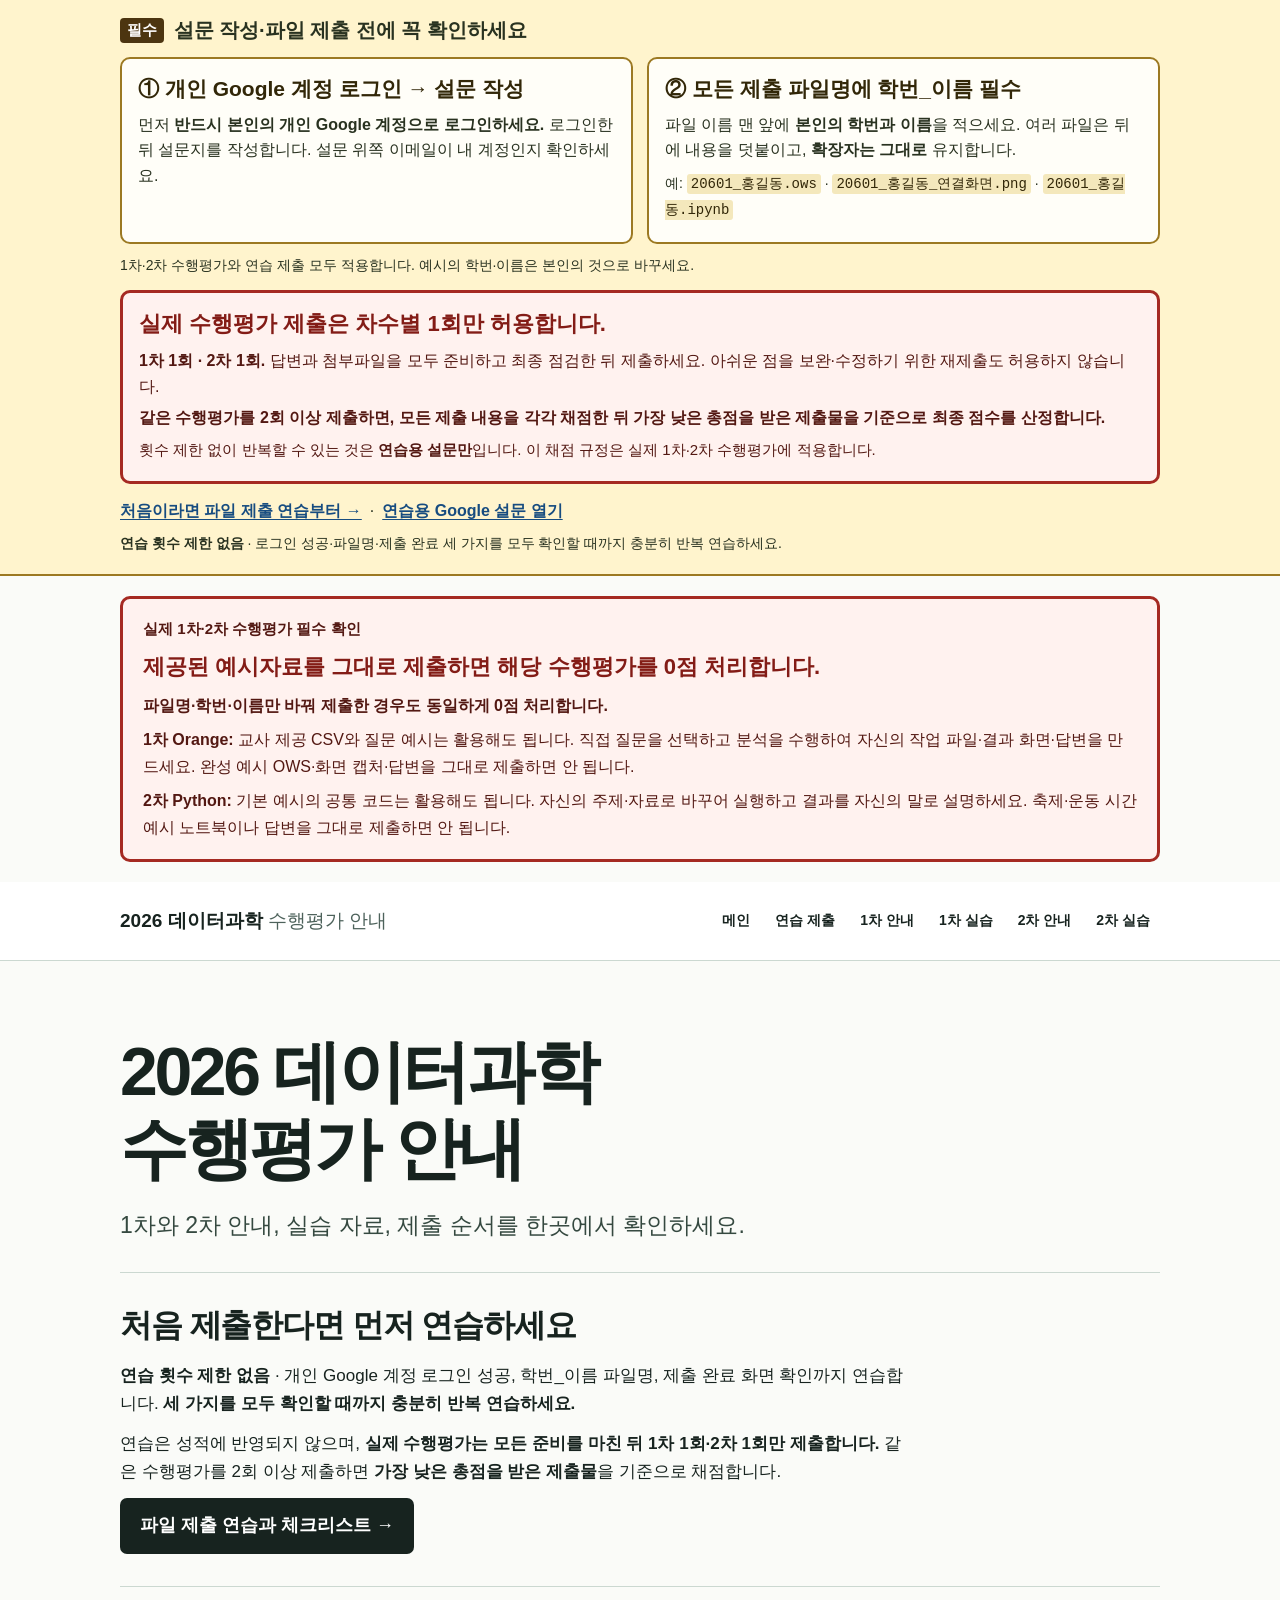
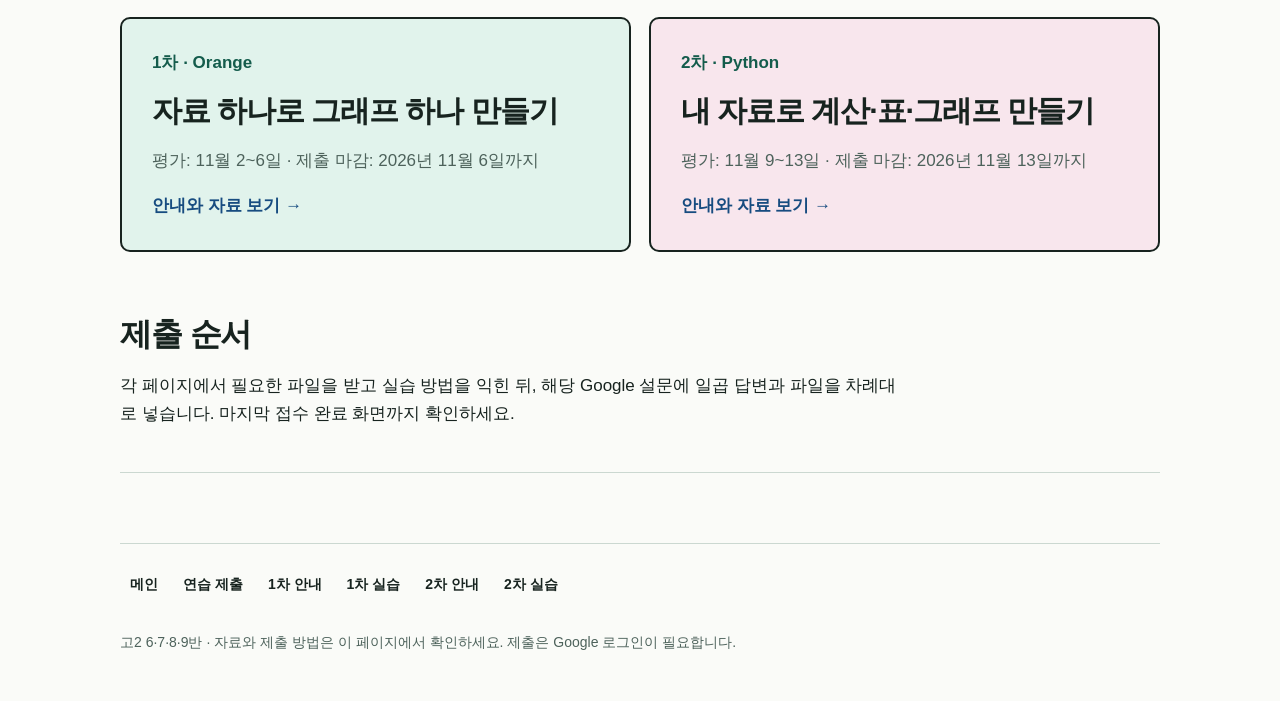
<file: docs/index.html>
<!doctype html>
<html lang="ko"><head><meta charset="utf-8"><meta name="viewport" content="width=device-width, initial-scale=1">
<meta name="description" content="2026 데이터과학 수행평가 학생 안내와 실습 자료">
<title>수행평가 안내 · 2026 데이터과학</title><link rel="stylesheet" href="styles.css"><link rel="stylesheet" href="submission-practice.css?v=b8956b1308"></head>
<body><a class="skip" href="#content">본문으로 바로 가기</a>
<aside class="login-notice" aria-label="제출 전 필수 안내"><div class="login-notice-inner"><p class="submission-notice-title"><span class="login-required">필수</span> 설문 작성·파일 제출 전에 꼭 확인하세요</p><div class="submission-rules"><div class="submission-rule"><strong>① 개인 Google 계정 로그인 → 설문 작성</strong><p>먼저 <b>반드시 본인의 개인 Google 계정으로 로그인하세요.</b> 로그인한 뒤 설문지를 작성합니다. 설문 위쪽 이메일이 내 계정인지 확인하세요.</p></div><div class="submission-rule"><strong>② 모든 제출 파일명에 학번_이름 필수</strong><p>파일 이름 맨 앞에 <b>본인의 학번과 이름</b>을 적으세요. 여러 파일은 뒤에 내용을 덧붙이고, <b>확장자는 그대로</b> 유지합니다.</p><p class="submission-name-example">예: <code>20601_홍길동.ows</code> · <code>20601_홍길동_연결화면.png</code> · <code>20601_홍길동.ipynb</code></p></div></div><p class="submission-scope">1차·2차 수행평가와 연습 제출 모두 적용합니다. 예시의 학번·이름은 본인의 것으로 바꾸세요.</p><div class="single-submission-notice" role="note" aria-label="실제 수행평가 제출 횟수와 중복 제출 채점 규정"><strong>실제 수행평가 제출은 차수별 1회만 허용합니다.</strong><p><b>1차 1회 · 2차 1회.</b> 답변과 첨부파일을 모두 준비하고 최종 점검한 뒤 제출하세요. 아쉬운 점을 보완·수정하기 위한 재제출도 허용하지 않습니다.</p><p><b>같은 수행평가를 2회 이상 제출하면, 모든 제출 내용을 각각 채점한 뒤 가장 낮은 총점을 받은 제출물을 기준으로 최종 점수를 산정합니다.</b></p><p class="submission-practice-exception">횟수 제한 없이 반복할 수 있는 것은 <b>연습용 설문만</b>입니다. 이 채점 규정은 실제 1차·2차 수행평가에 적용합니다.</p></div><div class="login-notice-links"><a class="" href="practice.html">처음이라면 파일 제출 연습부터 →</a> · <a class="" href="https://docs.google.com/forms/d/e/1FAIpQLScZOqpPs9S-6z6NNaMuyRPG4v95KnQXw4QXtG5yP9WdSp2YLQ/viewform" target="_blank" rel="noopener noreferrer">연습용 Google 설문 열기</a></div><p class="practice-repeat-note"><b>연습 횟수 제한 없음</b> · 로그인 성공·파일명·제출 완료 세 가지를 모두 확인할 때까지 충분히 반복 연습하세요.</p></div></aside>
<aside class="example-policy" aria-label="예시자료 그대로 제출 시 0점 안내"><p class="example-policy-scope">실제 1차·2차 수행평가 필수 확인</p><strong class="example-policy-title">제공된 예시자료를 그대로 제출하면 해당 수행평가를 0점 처리합니다.</strong><p><b>파일명·학번·이름만 바꿔 제출한 경우도 동일하게 0점 처리합니다.</b></p><p><b>1차 Orange:</b> 교사 제공 CSV와 질문 예시는 활용해도 됩니다. 직접 질문을 선택하고 분석을 수행하여 자신의 작업 파일·결과 화면·답변을 만드세요. 완성 예시 OWS·화면 캡처·답변을 그대로 제출하면 안 됩니다.</p><p><b>2차 Python:</b> 기본 예시의 공통 코드는 활용해도 됩니다. 자신의 주제·자료로 바꾸어 실행하고 결과를 자신의 말로 설명하세요. 축제·운동 시간 예시 노트북이나 답변을 그대로 제출하면 안 됩니다.</p></aside>
<header class="site-header"><div class="wrap header-inner"><a class="brand" href="index.html">2026 데이터과학 <span>수행평가 안내</span></a>
<nav class="global-nav" aria-label="전체 페이지 빠른 이동"><a href="index.html">메인</a><a href="practice.html">연습 제출</a><a href="orange.html">1차 안내</a><a href="orange-guide/index.html">1차 실습</a><a href="python.html">2차 안내</a><a href="python-guide/index.html">2차 실습</a></nav></div></header>
<main class="wrap" id="content"><div class="hero index-hero"><h1>2026 데이터과학<br>수행평가 안내</h1><p class="lead">1차와 2차 안내, 실습 자료, 제출 순서를 한곳에서 확인하세요.</p></div>
<section class="section"><h2>처음 제출한다면 먼저 연습하세요</h2><p><strong>연습 횟수 제한 없음</strong> · 개인 Google 계정 로그인 성공, 학번_이름 파일명, 제출 완료 화면 확인까지 연습합니다. <strong>세 가지를 모두 확인할 때까지 충분히 반복 연습하세요.</strong></p><p>연습은 성적에 반영되지 않으며, <strong>실제 수행평가는 모든 준비를 마친 뒤 1차 1회·2차 1회만 제출합니다.</strong> 같은 수행평가를 2회 이상 제출하면 <strong>가장 낮은 총점을 받은 제출물</strong>을 기준으로 채점합니다.</p><a class="button" href="practice.html">파일 제출 연습과 체크리스트 →</a></section>
<div class="choice-grid"><a class="choice" href="orange.html"><span>1차 · Orange</span><h2>자료 하나로 그래프 하나 만들기</h2><p>평가: 11월 2~6일 · 제출 마감: 2026년 11월 6일까지</p><strong>안내와 자료 보기 →</strong></a>
<a class="choice" href="python.html"><span>2차 · Python</span><h2>내 자료로 계산·표·그래프 만들기</h2><p>평가: 11월 9~13일 · 제출 마감: 2026년 11월 13일까지</p><strong>안내와 자료 보기 →</strong></a></div>
<section class="section"><h2>제출 순서</h2><p>각 페이지에서 필요한 파일을 받고 실습 방법을 익힌 뒤, 해당 Google 설문에 일곱 답변과 파일을 차례대로 넣습니다. 마지막 접수 완료 화면까지 확인하세요.</p></section></main><footer class="wrap footer"><nav class="global-nav" aria-label="전체 페이지 빠른 이동"><a href="index.html">메인</a><a href="practice.html">연습 제출</a><a href="orange.html">1차 안내</a><a href="orange-guide/index.html">1차 실습</a><a href="python.html">2차 안내</a><a href="python-guide/index.html">2차 실습</a></nav><p>고2 6·7·8·9반 · 자료와 제출 방법은 이 페이지에서 확인하세요. 제출은 Google 로그인이 필요합니다.</p></footer>
</body></html>
</file>
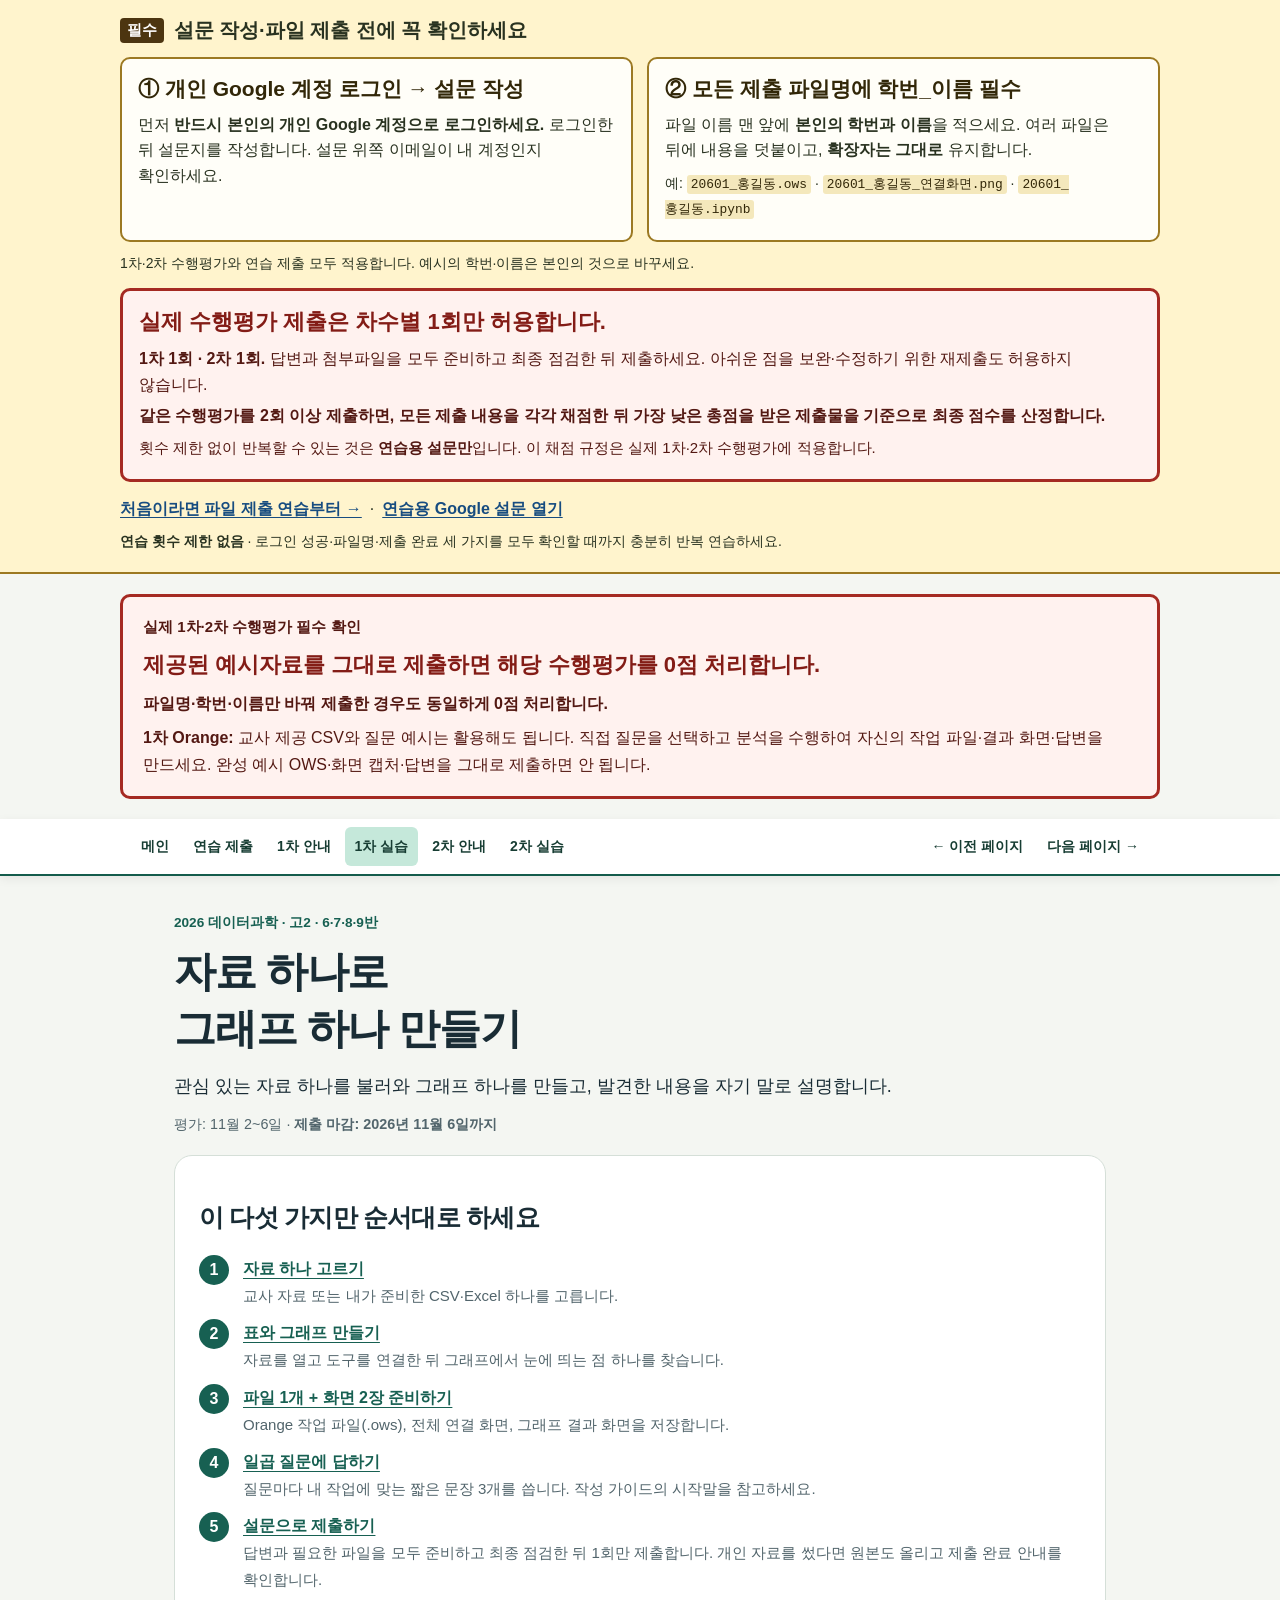
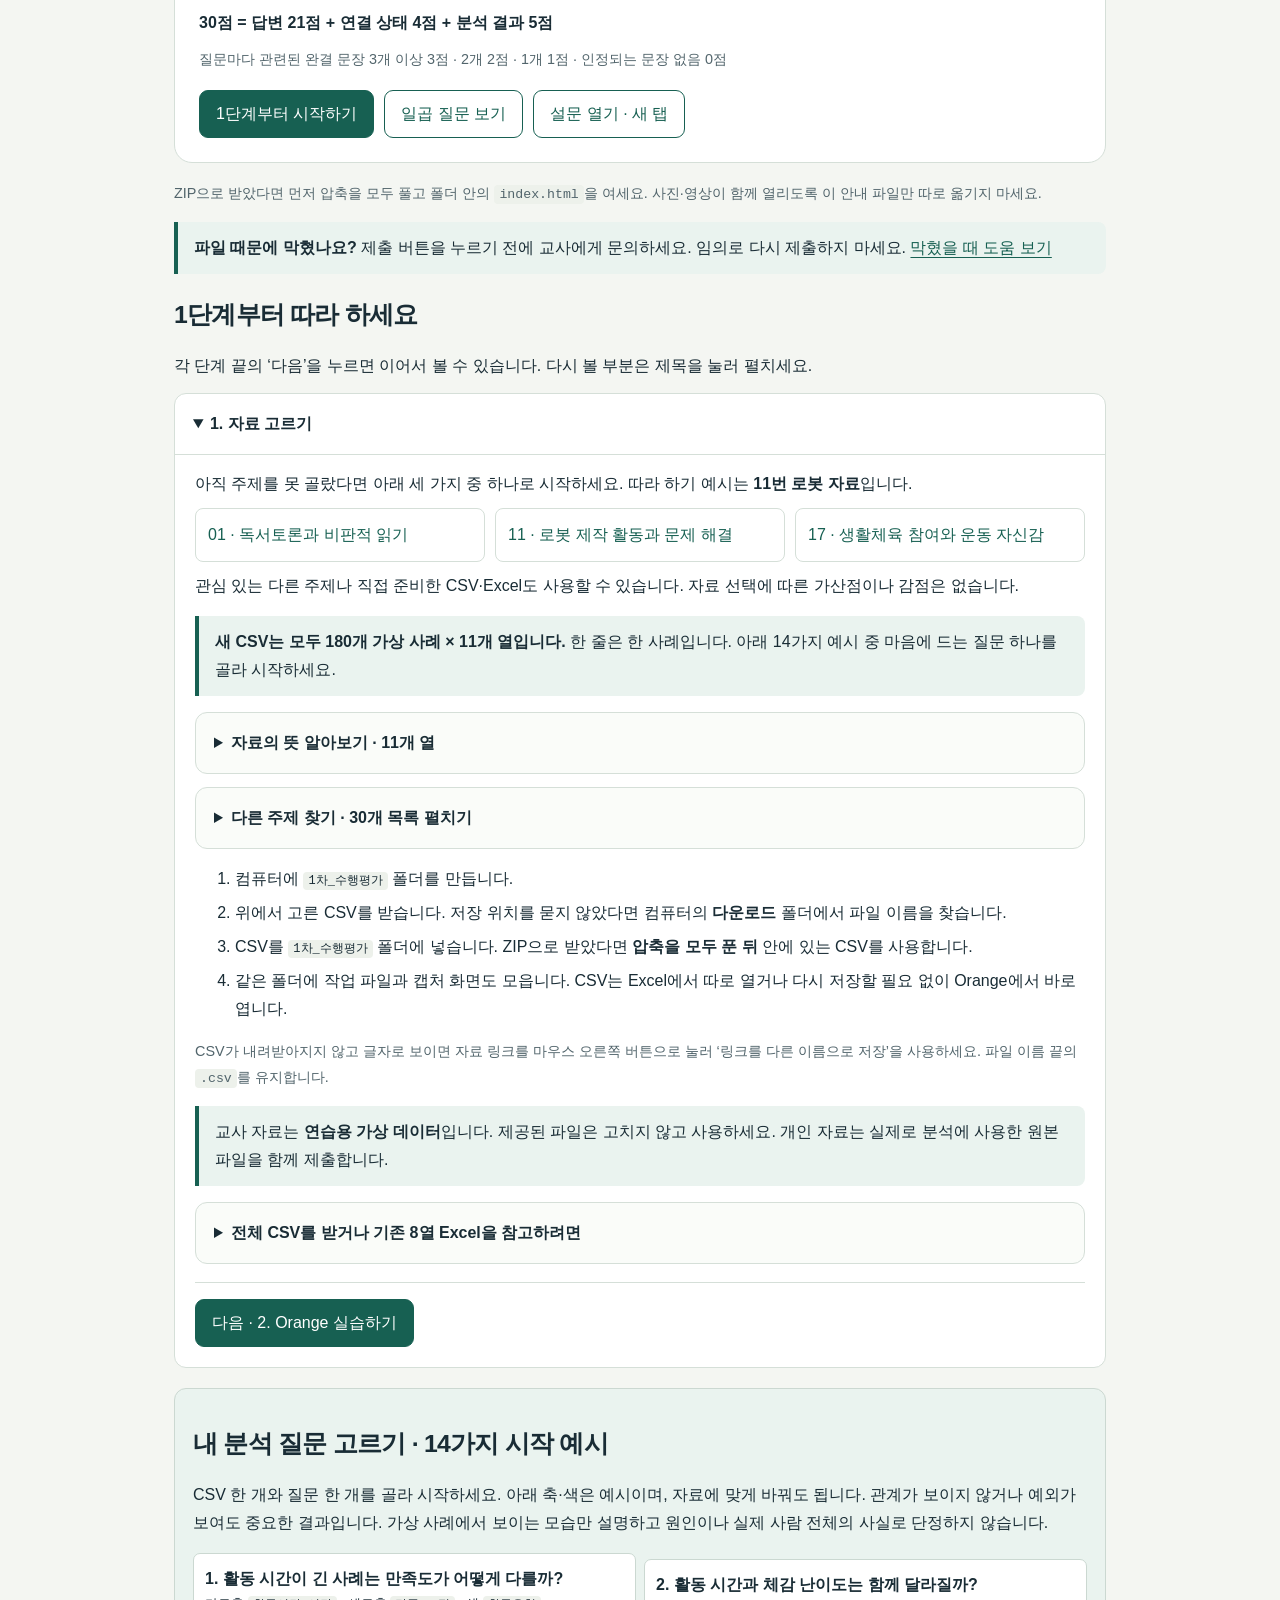
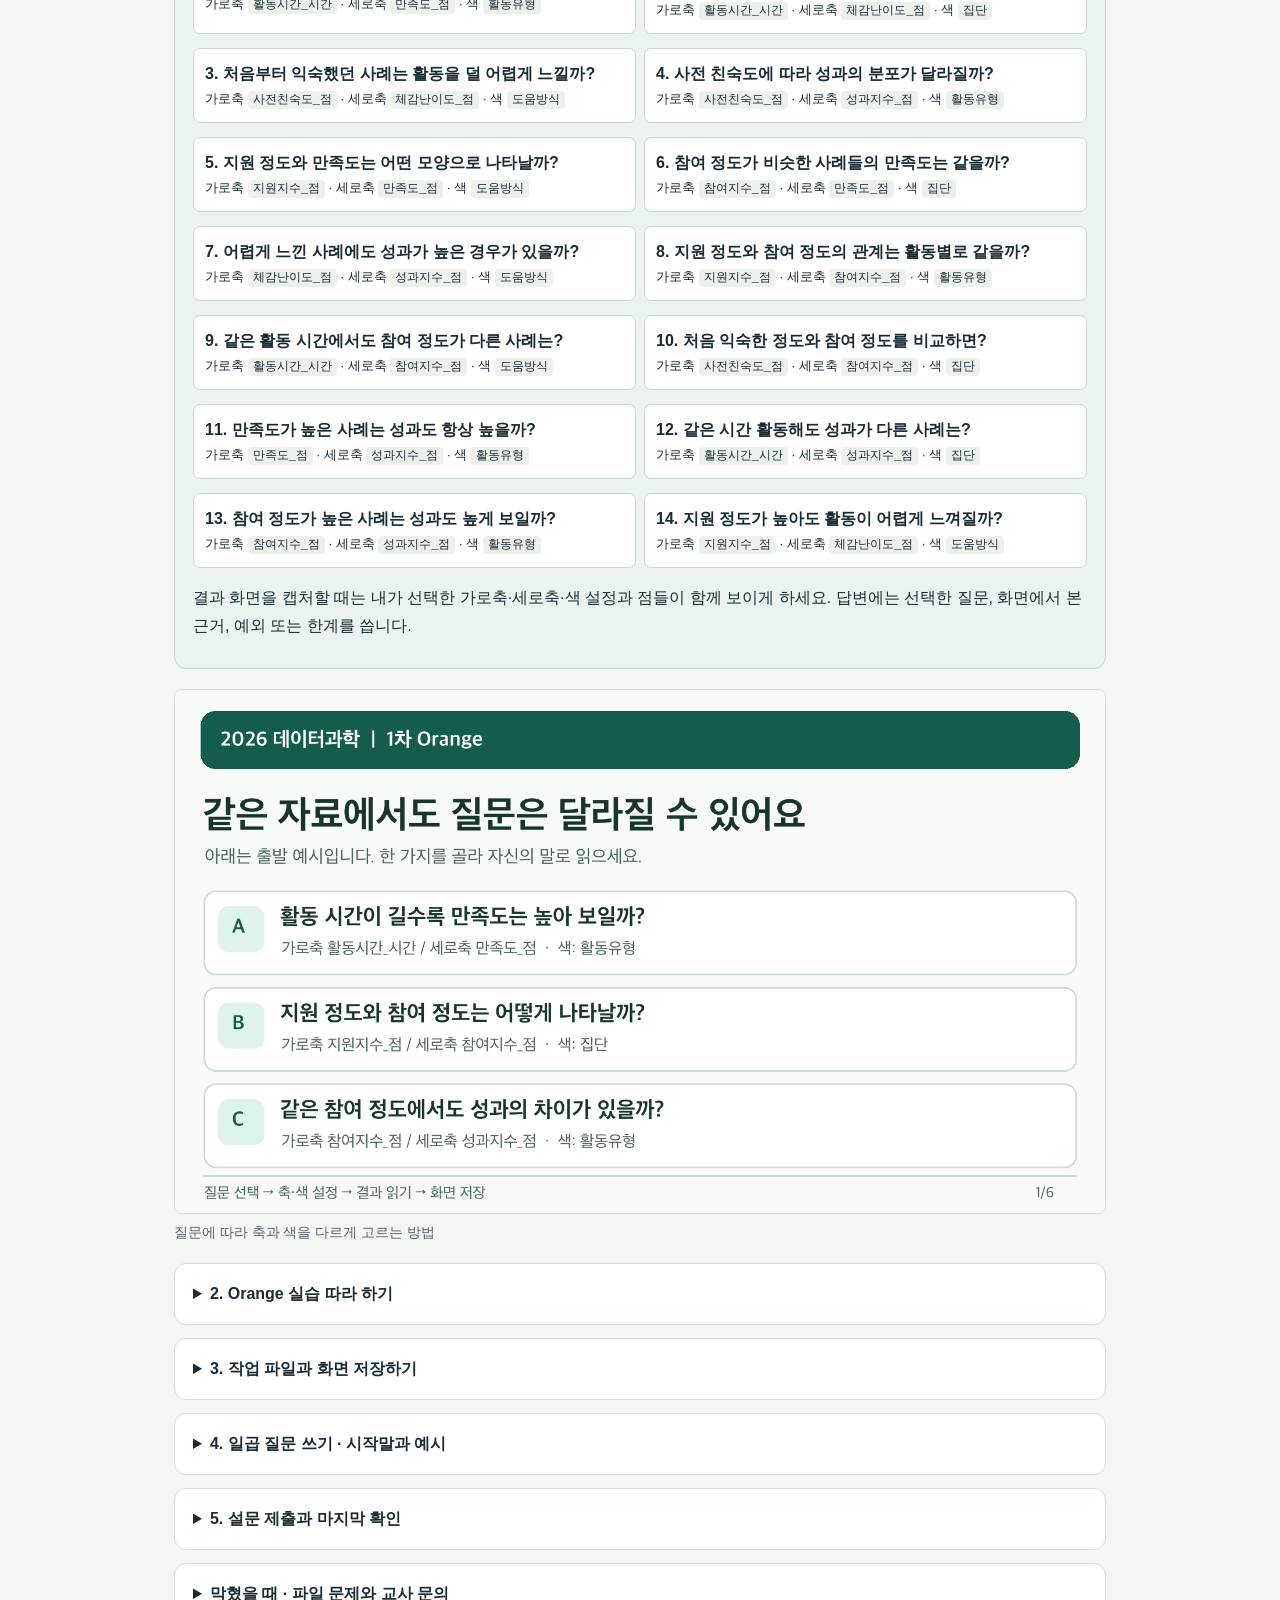
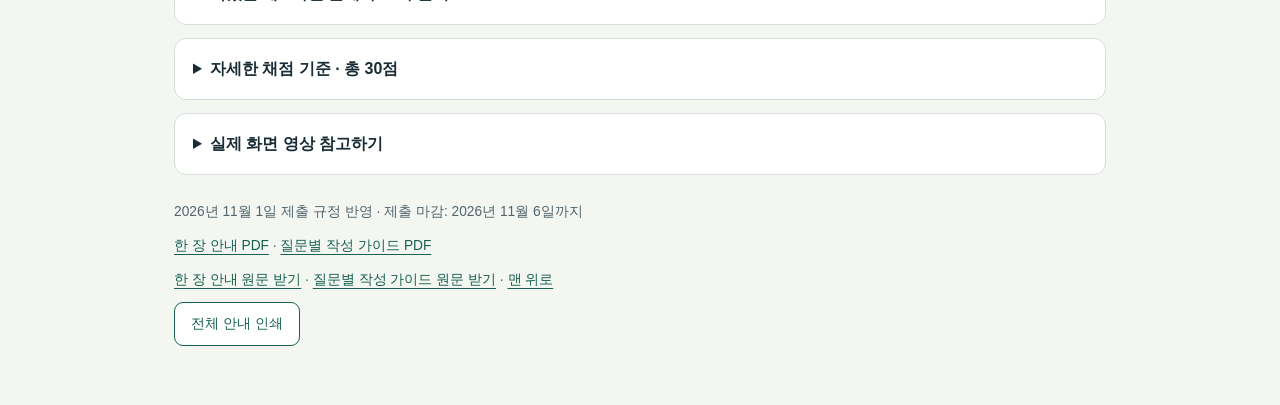
<file: docs/orange-guide/index.html>
<!doctype html><html lang="ko"><head><meta charset="utf-8"><meta name="viewport" content="width=device-width,initial-scale=1"><title>1차 Orange 수행평가 · 자료 하나로 그래프 만들기</title><style>
:root{--ink:#192c35;--muted:#52656c;--paper:#f4f6f2;--line:#d5dfd8;--green:#176052;--soft:#eaf3ef;--orange:#a94316}*{box-sizing:border-box}html{scroll-behavior:smooth;scroll-padding-top:20px}body{margin:0;background:var(--paper);color:var(--ink);font-family:Arial,"Apple SD Gothic Neo","Malgun Gothic",sans-serif;line-height:1.75;word-break:keep-all}main{max-width:980px;margin:auto;padding:25px 24px 60px}a{color:var(--green);text-underline-offset:4px}h1,h2,h3{line-height:1.35;letter-spacing:-.03em}h1{font-size:clamp(1.8rem,4vw,2.6rem);margin:8px 0 14px}h2{font-size:1.55rem}h3{font-size:1.17rem}p{margin:10px 0}.eyebrow,.label{color:var(--green);font-weight:800;font-size:.85rem}.intro{margin-bottom:24px}.lead{font-size:1.12rem}.meta{font-size:.9rem;color:var(--muted)}.card{background:white;border:1px solid var(--line);border-radius:18px;padding:24px;margin:18px 0}.steps{list-style:none;padding:0;counter-reset:step}.steps li{counter-increment:step;display:grid;grid-template-columns:34px 1fr;gap:10px;margin:10px 0}.steps li:before{content:counter(step);background:var(--green);color:white;border-radius:50%;text-align:center;width:30px;height:30px;line-height:30px;font-weight:bold}.steps strong{display:block}.steps p{margin:0;color:var(--muted);font-size:.94rem}.actions{display:flex;flex-wrap:wrap;gap:10px;margin-top:18px}.button,button{border:1px solid var(--green);border-radius:9px;padding:9px 16px;background:var(--green);color:white;text-decoration:none;font:inherit;cursor:pointer}.secondary{background:white;color:var(--green)}details{background:white;border:1px solid var(--line);border-radius:12px;margin:13px 0}summary{padding:16px 18px;cursor:pointer;font-weight:800}details[open]>summary{border-bottom:1px solid var(--line)}.detail-body{padding:5px 20px 20px}.detail-body details{background:#fafcf9}.note{background:var(--soft);border-left:4px solid var(--green);padding:12px 16px;border-radius:0 8px 8px 0;margin:16px 0}.note.warning{background:#fff1e5;border-color:var(--orange)}.small{font-size:.9rem;color:var(--muted)}li+li{margin-top:6px}code,kbd{font-size:.92em;background:#edf1eb;border-radius:4px;padding:2px 5px;overflow-wrap:anywhere}figure{margin:18px 0}img{display:block;max-width:100%;height:auto;border:1px solid var(--line);border-radius:8px}figcaption{font-size:.86rem;color:var(--muted);margin-top:7px}.answer{background:var(--soft);padding:12px 16px;border-radius:8px}.question-block{border-top:1px solid var(--line);padding-top:16px;margin-top:20px}.question-block h3{color:var(--green)}.table-wrap{overflow-x:auto}table{border-collapse:collapse;width:100%;font-size:.92rem}th,td{text-align:left;border-bottom:1px solid var(--line);vertical-align:top;padding:10px}th{background:var(--soft)}.checks{list-style:none;padding:0}.checks label{display:flex;gap:10px;align-items:start}.checks input{width:19px;height:19px;flex:0 0 19px;margin-top:5px;accent-color:var(--green)}video{width:100%;max-height:550px;background:#172821;border-radius:10px}.skip{position:absolute;left:-9999px}.skip:focus{left:10px;top:5px;background:white;padding:10px}.footer{color:var(--muted);font-size:.86rem;margin-top:25px}a:focus-visible,button:focus-visible,summary:focus-visible{outline:3px solid var(--orange);outline-offset:4px}.topics{display:grid;grid-template-columns:repeat(3,1fr);gap:10px}.topic{display:block;border:1px solid var(--line);border-radius:8px;padding:12px;text-decoration:none}.flow{font-weight:bold;background:var(--soft);padding:12px 16px;white-space:pre-line}@media(max-width:600px){main{padding:18px 14px 40px}.card{padding:18px}.detail-body{padding:4px 14px 16px}.topics{grid-template-columns:1fr}.actions>a,.actions>button{flex:1;text-align:center}h1{font-size:1.85rem}.steps p{font-size:.91rem}}@media print{body{background:white;color:black;font-size:10pt}.actions,video,.skip,.no-print{display:none}main{max-width:none;padding:0}.card{border:0;padding:0;box-shadow:none}details{border:0}details>*{display:block!important}summary{padding:10px 0}details:not([open])>*:not(summary){display:block!important}.detail-body{padding:0}h2,h3{break-after:avoid}figure,.answer,table tr{break-inside:avoid}img{max-height:280px}a{color:black}.intro{break-after:page}}
.steps a{display:block}.step-navigation{border-top:1px solid var(--line);padding-top:16px}.topics-list{columns:2;column-gap:28px}.topics-list li{break-inside:avoid;margin-bottom:8px}.topics-list a{display:inline-block;padding:4px 0}summary{min-height:48px}@media(max-width:600px){.topics-list{columns:1}.actions>a,.actions>button{flex:1 1 100%}}@media(prefers-reduced-motion:reduce){html{scroll-behavior:auto}}</style><style>.assessment-nav{position:sticky;top:0;z-index:100;background:#fff;border-bottom:2px solid #145c4c;box-shadow:0 3px 10px #0001}.assessment-nav-inner{max-width:1050px;margin:auto;padding:8px 16px;display:flex;flex-wrap:wrap;align-items:center;justify-content:space-between;gap:8px}.assessment-nav .global-nav{display:flex;flex-wrap:wrap;gap:4px}.assessment-nav a{display:inline-block;padding:7px 10px;border-radius:6px;color:#173d33;text-decoration:none;font-size:14px;font-weight:700}.assessment-nav a:hover,.assessment-nav a[aria-current=page]{background:#c5e8da}.assessment-neighbors{display:flex;gap:4px}.question-choices{padding:18px;background:#eaf3ef;border:1px solid #cbd8d1;border-radius:12px;margin:20px 0}.question-choices ol{list-style:none;display:grid;grid-template-columns:repeat(2,minmax(0,1fr));gap:8px;padding:0}.question-choices li{background:#fff;padding:11px;border-radius:7px;border:1px solid #cbd8d1}.question-choices li strong,.question-choices li span{display:block}.question-choices li span{font-size:13px}.question-choices code{white-space:nowrap}.diversity-visual{max-width:100%}@media(max-width:600px){.assessment-nav-inner{padding:4px 8px}.assessment-nav a{font-size:12px;padding:6px}.assessment-neighbors{width:100%;justify-content:space-between}.question-choices ol{grid-template-columns:1fr}}.branch-layout{width:min(100%,572px);margin-inline:auto}.branch-layout img{width:100%}</style><link rel="stylesheet" href="../submission-practice.css?v=b8956b1308"><link rel="stylesheet" href="../caption-panel.css"><script src="../caption-panel.js?v=2bfcfc50e2" defer></script></head><body><aside class="login-notice" aria-label="제출 전 필수 안내"><div class="login-notice-inner"><p class="submission-notice-title"><span class="login-required">필수</span> 설문 작성·파일 제출 전에 꼭 확인하세요</p><div class="submission-rules"><div class="submission-rule"><strong>① 개인 Google 계정 로그인 → 설문 작성</strong><p>먼저 <b>반드시 본인의 개인 Google 계정으로 로그인하세요.</b> 로그인한 뒤 설문지를 작성합니다. 설문 위쪽 이메일이 내 계정인지 확인하세요.</p></div><div class="submission-rule"><strong>② 모든 제출 파일명에 학번_이름 필수</strong><p>파일 이름 맨 앞에 <b>본인의 학번과 이름</b>을 적으세요. 여러 파일은 뒤에 내용을 덧붙이고, <b>확장자는 그대로</b> 유지합니다.</p><p class="submission-name-example">예: <code>20601_홍길동.ows</code> · <code>20601_홍길동_연결화면.png</code> · <code>20601_홍길동.ipynb</code></p></div></div><p class="submission-scope">1차·2차 수행평가와 연습 제출 모두 적용합니다. 예시의 학번·이름은 본인의 것으로 바꾸세요.</p><div class="single-submission-notice" role="note" aria-label="실제 수행평가 제출 횟수와 중복 제출 채점 규정"><strong>실제 수행평가 제출은 차수별 1회만 허용합니다.</strong><p><b>1차 1회 · 2차 1회.</b> 답변과 첨부파일을 모두 준비하고 최종 점검한 뒤 제출하세요. 아쉬운 점을 보완·수정하기 위한 재제출도 허용하지 않습니다.</p><p><b>같은 수행평가를 2회 이상 제출하면, 모든 제출 내용을 각각 채점한 뒤 가장 낮은 총점을 받은 제출물을 기준으로 최종 점수를 산정합니다.</b></p><p class="submission-practice-exception">횟수 제한 없이 반복할 수 있는 것은 <b>연습용 설문만</b>입니다. 이 채점 규정은 실제 1차·2차 수행평가에 적용합니다.</p></div><div class="login-notice-links"><a class="" href="../practice.html">처음이라면 파일 제출 연습부터 →</a> · <a class="" href="https://docs.google.com/forms/d/e/1FAIpQLScZOqpPs9S-6z6NNaMuyRPG4v95KnQXw4QXtG5yP9WdSp2YLQ/viewform" target="_blank" rel="noopener noreferrer">연습용 Google 설문 열기</a></div><p class="practice-repeat-note"><b>연습 횟수 제한 없음</b> · 로그인 성공·파일명·제출 완료 세 가지를 모두 확인할 때까지 충분히 반복 연습하세요.</p></div></aside><aside class="example-policy" aria-label="예시자료 그대로 제출 시 0점 안내"><p class="example-policy-scope">실제 1차·2차 수행평가 필수 확인</p><strong class="example-policy-title">제공된 예시자료를 그대로 제출하면 해당 수행평가를 0점 처리합니다.</strong><p><b>파일명·학번·이름만 바꿔 제출한 경우도 동일하게 0점 처리합니다.</b></p><p><b>1차 Orange:</b> 교사 제공 CSV와 질문 예시는 활용해도 됩니다. 직접 질문을 선택하고 분석을 수행하여 자신의 작업 파일·결과 화면·답변을 만드세요. 완성 예시 OWS·화면 캡처·답변을 그대로 제출하면 안 됩니다.</p></aside><div class="assessment-nav"><div class="assessment-nav-inner"><nav class="global-nav" aria-label="전체 페이지 빠른 이동"><a href="../index.html">메인</a><a href="../practice.html">연습 제출</a><a href="../orange.html">1차 안내</a><a href="../orange-guide/index.html" aria-current="page">1차 실습</a><a href="../python.html">2차 안내</a><a href="../python-guide/index.html">2차 실습</a></nav><div class="assessment-neighbors"><a href="../orange.html">← 이전 페이지</a><a href="../python.html">다음 페이지 →</a></div></div></div><a class="skip" href="#start">본문으로 바로 가기</a><main><section class="intro" id="start"><p class="eyebrow">2026 데이터과학 · 고2 · 6·7·8·9반</p><h1>자료 하나로<br>그래프 하나 만들기</h1><p class="lead">관심 있는 자료 하나를 불러와 그래프 하나를 만들고, 발견한 내용을 자기 말로 설명합니다.</p><p class="meta">평가: 11월 2~6일 · <strong>제출 마감: 2026년 11월 6일까지</strong></p><div class="card"><h2>이 다섯 가지만 순서대로 하세요</h2><ol class="steps"><li><div><a href="#choose" data-open="choose"><strong>자료 하나 고르기</strong></a><p>교사 자료 또는 내가 준비한 CSV·Excel 하나를 고릅니다.</p></div></li><li><div><a href="#practice" data-open="practice"><strong>표와 그래프 만들기</strong></a><p>자료를 열고 도구를 연결한 뒤 그래프에서 눈에 띄는 점 하나를 찾습니다.</p></div></li><li><div><a href="#save" data-open="save"><strong>파일 1개 + 화면 2장 준비하기</strong></a><p>Orange 작업 파일(.ows), 전체 연결 화면, 그래프 결과 화면을 저장합니다.</p></div></li><li><div><a href="#answers" data-open="answers"><strong>일곱 질문에 답하기</strong></a><p>질문마다 내 작업에 맞는 짧은 문장 3개를 씁니다. 작성 가이드의 시작말을 참고하세요.</p></div></li><li><div><a href="#submit" data-open="submit"><strong>설문으로 제출하기</strong></a><p>답변과 필요한 파일을 모두 준비하고 최종 점검한 뒤 1회만 제출합니다. 개인 자료를 썼다면 원본도 올리고 제출 완료 안내를 확인합니다.</p></div></li></ol><p><strong>30점 = 답변 21점 + 연결 상태 4점 + 분석 결과 5점</strong></p><p class="small">질문마다 관련된 완결 문장 3개 이상 3점 · 2개 2점 · 1개 1점 · 인정되는 문장 없음 0점</p><div class="actions"><a class="button" href="#choose" data-open="choose">1단계부터 시작하기</a><a class="button secondary" href="#answers" data-open="answers">일곱 질문 보기</a><a class="button secondary" href="https://docs.google.com/forms/d/e/1FAIpQLSel8D22f8y8r0tWJYpux0EIqAKeGsD56wiYdUVHdgLPBNUaJA/viewform" target="_blank" rel="noopener">설문 열기 · 새 탭</a></div></div><p class="small">ZIP으로 받았다면 먼저 압축을 모두 풀고 폴더 안의 <code>index.html</code>을 여세요. 사진·영상이 함께 열리도록 이 안내 파일만 따로 옮기지 마세요.</p><p class="note"><strong>파일 때문에 막혔나요?</strong> 제출 버튼을 누르기 전에 교사에게 문의하세요. 임의로 다시 제출하지 마세요. <a href="#help" data-open="help">막혔을 때 도움 보기</a></p></section><h2>1단계부터 따라 하세요</h2><p>각 단계 끝의 ‘다음’을 누르면 이어서 볼 수 있습니다. 다시 볼 부분은 제목을 눌러 펼치세요.</p><details id="choose" open><summary>1. 자료 고르기</summary><div class="detail-body"><p>아직 주제를 못 골랐다면 아래 세 가지 중 하나로 시작하세요. 따라 하기 예시는 <strong>11번 로봇 자료</strong>입니다.</p><div class="topics"><a class="topic" href="downloads/학생배포/CSV/01_독서토론과_비판적_읽기.csv" download>01 · 독서토론과 비판적 읽기</a><a class="topic" href="downloads/학생배포/CSV/11_로봇_제작_활동과_문제_해결.csv" download>11 · 로봇 제작 활동과 문제 해결</a><a class="topic" href="downloads/학생배포/CSV/17_생활체육_참여와_운동_자신감.csv" download>17 · 생활체육 참여와 운동 자신감</a></div><p>관심 있는 다른 주제나 직접 준비한 CSV·Excel도 사용할 수 있습니다. 자료 선택에 따른 가산점이나 감점은 없습니다.</p><p class="note"><strong>새 CSV는 모두 180개 가상 사례 × 11개 열입니다.</strong> 한 줄은 한 사례입니다. 아래 14가지 예시 중 마음에 드는 질문 하나를 골라 시작하세요.</p><details id="data-basics"><summary>자료의 뜻 알아보기 · 11개 열</summary><div class="detail-body"><p><strong>30개 모두 같은 11개 열, 180개 가상 사례입니다.</strong> 주제를 바꾸어도 기본 분석 순서는 같습니다. 숫자와 집단·활동 이름은 주제마다 다릅니다. 한 줄은 한 사례이며 실제 학생 한 명을 조사한 기록이 아닙니다.</p><div class="table-wrap"><table><thead><tr><th>열 이름</th><th>쉽게 읽기</th></tr></thead><tbody><tr><th>사례번호</th><td>각 줄을 구분하는 이름표입니다. 계산이나 그래프 축에는 쓰지 않습니다.</td></tr><tr><th>집단</th><td>어떤 모임·환경·지역에 속한 사례인지 나타냅니다. 주제별로 3종류입니다.</td></tr><tr><th>활동유형</th><td>어떤 활동을 했는지 나타냅니다. 주제별로 4종류입니다.</td></tr><tr><th>활동시간_시간</th><td>활동에 쓴 가상 시간입니다. 단위는 시간이며 일별·주별 기간은 정해져 있지 않습니다.</td></tr><tr><th>지원지수_점</th><td>자료·도구·지도 등의 지원 정도를 나타내는 가상 점수입니다.</td></tr><tr><th>참여지수_점</th><td>활동에 참여한 정도를 나타내는 가상 점수입니다.</td></tr><tr><th>성과지수_점</th><td>해당 주제의 이해·학습·수행 정도를 나타내는 가상 점수입니다.</td></tr><tr><th>만족도_점</th><td>활동에 만족한 정도를 나타내는 가상 점수입니다.</td></tr><tr><th>도움방식</th><td>혼자 탐색·동료 도움·자료 참고·교사 설명 중 하나인 가상 범주입니다.</td></tr><tr><th>사전친숙도_점</th><td>활동을 시작하기 전 주제에 익숙했던 정도를 나타내는 가상 점수입니다.</td></tr><tr><th>체감난이도_점</th><td>활동 뒤 어렵다고 느낀 정도를 나타내는 가상 점수입니다. 높을수록 어렵게 느낀 것입니다.</td></tr></tbody></table></div>
<p>여섯 가지 점수는 모두 0~100점 범위의 연습용 값입니다. 실제 시험 성적이나 검증된 설문 점수가 아닙니다.</p>
<p>질문은 한 가지만 골라도 됩니다. 선택한 질문에 맞춰 산점도의 숫자 열 두 개와 범주 색을 고르세요. <a href="#question-choices">14가지 질문 예시 보기</a></p><p class="note"><strong>빈칸은 0점이 아닙니다.</strong> 각 자료의 참여 열 4칸, 성과 열 3칸이 비어 있습니다. 두 축을 함께 보면 180개 중 174개 사례가 그려지는 것이 정상입니다. 빈칸을 임의로 채우거나 원본을 고치지 않습니다.</p>
<p>기후 주제의 ‘기온’은 활동 이름이고 기온 측정값이 아닙니다. 보건 주제도 환자 기록이 아닙니다. 발견한 관계를 원인으로 단정하거나 실제 사람 전체의 사실로 설명하지 않습니다.</p></div></details><details id="all-topics"><summary>다른 주제 찾기 · 30개 목록 펼치기</summary><div class="detail-body"><p>제목을 누르면 해당 CSV 한 개를 받을 수 있습니다.</p><ul class="topics-list"><li><a href="downloads/학생배포/CSV/01_독서토론과_비판적_읽기.csv" download>01 독서토론과 비판적 읽기</a></li><li><a href="downloads/학생배포/CSV/02_외국어_학습_방식과_표현력.csv" download>02 외국어 학습 방식과 표현력</a></li><li><a href="downloads/학생배포/CSV/03_박물관_해설과_관람_이해.csv" download>03 박물관 해설과 관람 이해</a></li><li><a href="downloads/학생배포/CSV/04_지역_봉사활동과_공동체_참여.csv" download>04 지역 봉사활동과 공동체 참여</a></li><li><a href="downloads/학생배포/CSV/05_청소년_미디어_이용과_정보_판별.csv" download>05 청소년 미디어 이용과 정보 판별</a></li><li><a href="downloads/학생배포/CSV/06_대중교통_이용_경험과_이동_만족.csv" download>06 대중교통 이용 경험과 이동 만족</a></li><li><a href="downloads/학생배포/CSV/07_지역_축제_참여와_문화_접근.csv" download>07 지역 축제 참여와 문화 접근</a></li><li><a href="downloads/학생배포/CSV/08_도시_녹지_관찰과_생태_이해.csv" download>08 도시 녹지 관찰과 생태 이해</a></li><li><a href="downloads/학생배포/CSV/09_기후_자료_탐구와_변화_인식.csv" download>09 기후 자료 탐구와 변화 인식</a></li><li><a href="downloads/학생배포/CSV/10_실험_설계_활동과_과학_이해.csv" download>10 실험 설계 활동과 과학 이해</a></li><li><a href="downloads/학생배포/CSV/11_로봇_제작_활동과_문제_해결.csv" download>11 로봇 제작 활동과 문제 해결</a></li><li><a href="downloads/학생배포/CSV/12_앱_제작_경험과_사용성_평가.csv" download>12 앱 제작 경험과 사용성 평가</a></li><li><a href="downloads/학생배포/CSV/13_친환경_건축_모형과_설계_이해.csv" download>13 친환경 건축 모형과 설계 이해</a></li><li><a href="downloads/학생배포/CSV/14_교통_안전_설계와_위험_인식.csv" download>14 교통 안전 설계와 위험 인식</a></li><li><a href="downloads/학생배포/CSV/15_악기_연습과_연주_자신감.csv" download>15 악기 연습과 연주 자신감</a></li><li><a href="downloads/학생배포/CSV/16_미술_표현_활동과_작품_이해.csv" download>16 미술 표현 활동과 작품 이해</a></li><li><a href="downloads/학생배포/CSV/17_생활체육_참여와_운동_자신감.csv" download>17 생활체육 참여와 운동 자신감</a></li><li><a href="downloads/학생배포/CSV/18_무용_연습과_표현력.csv" download>18 무용 연습과 표현력</a></li><li><a href="downloads/학생배포/CSV/19_사료_탐구와_역사적_해석.csv" download>19 사료 탐구와 역사적 해석</a></li><li><a href="downloads/학생배포/CSV/20_지역_유산_답사와_보존_인식.csv" download>20 지역 유산 답사와 보존 인식</a></li><li><a href="downloads/학생배포/CSV/21_윤리_토론과_논증력.csv" download>21 윤리 토론과 논증력</a></li><li><a href="downloads/학생배포/CSV/22_질문_만들기와_개념_이해.csv" download>22 질문 만들기와 개념 이해</a></li><li><a href="downloads/학생배포/CSV/23_건강_교육과_생활습관_이해.csv" download>23 건강 교육과 생활습관 이해</a></li><li><a href="downloads/학생배포/CSV/24_응급처치_교육과_대응_자신감.csv" download>24 응급처치 교육과 대응 자신감</a></li><li><a href="downloads/학생배포/CSV/25_소비_계획_활동과_금융_이해.csv" download>25 소비 계획 활동과 금융 이해</a></li><li><a href="downloads/학생배포/CSV/26_도시농업_체험과_재배_이해.csv" download>26 도시농업 체험과 재배 이해</a></li><li><a href="downloads/학생배포/CSV/27_또래_학습_지원과_학습_자신감.csv" download>27 또래 학습 지원과 학습 자신감</a></li><li><a href="downloads/학생배포/CSV/28_여행_계획_활동과_지역_이해.csv" download>28 여행 계획 활동과 지역 이해</a></li><li><a href="downloads/학생배포/CSV/29_소규모_프로젝트_운영과_협업_성과.csv" download>29 소규모 프로젝트 운영과 협업 성과</a></li><li><a href="downloads/학생배포/CSV/30_지역_환경_실천과_지속가능성_이해.csv" download>30 지역 환경 실천과 지속가능성 이해</a></li></ul></div></details><ol><li>컴퓨터에 <code>1차_수행평가</code> 폴더를 만듭니다.</li><li>위에서 고른 CSV를 받습니다. 저장 위치를 묻지 않았다면 컴퓨터의 <strong>다운로드</strong> 폴더에서 파일 이름을 찾습니다.</li><li>CSV를 <code>1차_수행평가</code> 폴더에 넣습니다. ZIP으로 받았다면 <strong>압축을 모두 푼 뒤</strong> 안에 있는 CSV를 사용합니다.</li><li>같은 폴더에 작업 파일과 캡처 화면도 모읍니다. CSV는 Excel에서 따로 열거나 다시 저장할 필요 없이 Orange에서 바로 엽니다.</li></ol><p class="small">CSV가 내려받아지지 않고 글자로 보이면 자료 링크를 마우스 오른쪽 버튼으로 눌러 ‘링크를 다른 이름으로 저장’을 사용하세요. 파일 이름 끝의 <code>.csv</code>를 유지합니다.</p><p class="note">교사 자료는 <strong>연습용 가상 데이터</strong>입니다. 제공된 파일은 고치지 않고 사용하세요. 개인 자료는 실제로 분석에 사용한 원본 파일을 함께 제출합니다.</p><details><summary>전체 CSV를 받거나 기존 8열 Excel을 참고하려면</summary><div class="detail-body"><p><a href="downloads/학생배포_CSV_30주제.zip" download>30개 주제 CSV 전체 ZIP 받기</a> · <a href="downloads/학생배포_Excel_원본보관.zip" download>기존 8열 Excel 원본 ZIP 받기 · 이번 CSV와 열 수 다름</a></p><p>자료 하나만 골라도 됩니다. 모든 자료를 분석할 필요는 없습니다.</p></div></details><nav class="actions step-navigation" aria-label="실습 단계 이동"><a class="button" href="#practice" data-open="practice" data-from="choose" data-direction="next">다음 · 2. Orange 실습하기</a></nav></div></details><section class="question-choices" id="question-choices"><h2>내 분석 질문 고르기 · 14가지 시작 예시</h2><p>CSV 한 개와 질문 한 개를 골라 시작하세요. 아래 축·색은 예시이며, 자료에 맞게 바꿔도 됩니다. 관계가 보이지 않거나 예외가 보여도 중요한 결과입니다. 가상 사례에서 보이는 모습만 설명하고 원인이나 실제 사람 전체의 사실로 단정하지 않습니다.</p><ol><li><strong>1. 활동 시간이 긴 사례는 만족도가 어떻게 다를까?</strong><span>가로축 <code>활동시간_시간</code> · 세로축 <code>만족도_점</code> · 색 <code>활동유형</code></span></li><li><strong>2. 활동 시간과 체감 난이도는 함께 달라질까?</strong><span>가로축 <code>활동시간_시간</code> · 세로축 <code>체감난이도_점</code> · 색 <code>집단</code></span></li><li><strong>3. 처음부터 익숙했던 사례는 활동을 덜 어렵게 느낄까?</strong><span>가로축 <code>사전친숙도_점</code> · 세로축 <code>체감난이도_점</code> · 색 <code>도움방식</code></span></li><li><strong>4. 사전 친숙도에 따라 성과의 분포가 달라질까?</strong><span>가로축 <code>사전친숙도_점</code> · 세로축 <code>성과지수_점</code> · 색 <code>활동유형</code></span></li><li><strong>5. 지원 정도와 만족도는 어떤 모양으로 나타날까?</strong><span>가로축 <code>지원지수_점</code> · 세로축 <code>만족도_점</code> · 색 <code>도움방식</code></span></li><li><strong>6. 참여 정도가 비슷한 사례들의 만족도는 같을까?</strong><span>가로축 <code>참여지수_점</code> · 세로축 <code>만족도_점</code> · 색 <code>집단</code></span></li><li><strong>7. 어렵게 느낀 사례에도 성과가 높은 경우가 있을까?</strong><span>가로축 <code>체감난이도_점</code> · 세로축 <code>성과지수_점</code> · 색 <code>도움방식</code></span></li><li><strong>8. 지원 정도와 참여 정도의 관계는 활동별로 같을까?</strong><span>가로축 <code>지원지수_점</code> · 세로축 <code>참여지수_점</code> · 색 <code>활동유형</code></span></li><li><strong>9. 같은 활동 시간에서도 참여 정도가 다른 사례는?</strong><span>가로축 <code>활동시간_시간</code> · 세로축 <code>참여지수_점</code> · 색 <code>도움방식</code></span></li><li><strong>10. 처음 익숙한 정도와 참여 정도를 비교하면?</strong><span>가로축 <code>사전친숙도_점</code> · 세로축 <code>참여지수_점</code> · 색 <code>집단</code></span></li><li><strong>11. 만족도가 높은 사례는 성과도 항상 높을까?</strong><span>가로축 <code>만족도_점</code> · 세로축 <code>성과지수_점</code> · 색 <code>활동유형</code></span></li><li><strong>12. 같은 시간 활동해도 성과가 다른 사례는?</strong><span>가로축 <code>활동시간_시간</code> · 세로축 <code>성과지수_점</code> · 색 <code>집단</code></span></li><li><strong>13. 참여 정도가 높은 사례는 성과도 높게 보일까?</strong><span>가로축 <code>참여지수_점</code> · 세로축 <code>성과지수_점</code> · 색 <code>활동유형</code></span></li><li><strong>14. 지원 정도가 높아도 활동이 어렵게 느껴질까?</strong><span>가로축 <code>지원지수_점</code> · 세로축 <code>체감난이도_점</code> · 색 <code>도움방식</code></span></li></ol><p>결과 화면을 캡처할 때는 내가 선택한 가로축·세로축·색 설정과 점들이 함께 보이게 하세요. 답변에는 선택한 질문, 화면에서 본 근거, 예외 또는 한계를 씁니다.</p></section><figure><img class="diversity-visual" src="assets/01_question_choices.png" alt="서로 다른 세 분석 질문과 그에 맞는 가로축·세로축·색 설정을 보여 주는 설명 그림"><figcaption>질문에 따라 축과 색을 다르게 고르는 방법</figcaption></figure><details id="practice"><summary>2. Orange 실습 따라 하기</summary><div class="detail-body"><p><strong>위젯</strong>은 Orange의 작은 도구입니다. 이번 예시에서는 File(자료 열기), Data Table(표 보기), Scatter Plot(점으로 보는 그래프)을 씁니다. 목적에 맞는 다른 도구도 사용할 수 있습니다.</p><p class="note">아래 화면은 <strong>11번 자료의 예시</strong>입니다. 다른 교사 주제를 골랐다면 그 CSV로 진행하세요. 개인 자료를 골랐다면 내 자료에 있는 숫자 항목으로 두 축을 고르고, 화면의 숫자나 열 이름이 예시와 달라도 괜찮습니다.</p><h3>① 새 작업에 도구 세 개 놓기</h3><ol><li>Orange의 <strong>New</strong> 또는 상단 메뉴 <strong>File → New</strong>로 새 작업을 엽니다.</li><li>왼쪽 <strong>Data</strong>에서 <strong>File</strong>과 <strong>Data Table</strong>을 작업 화면으로 끌어 놓습니다.</li><li>왼쪽 <strong>Visualize</strong>에서 <strong>Scatter Plot</strong>을 끌어 놓습니다. <strong>File은 왼쪽 가운데, Data Table은 오른쪽 위, Scatter Plot은 오른쪽 아래</strong>로 벌려 놓으세요. 두 연결선을 따로 볼 수 있습니다.</li></ol><figure><a href="assets/00_new.png" target="_blank" rel="noopener"><img loading="lazy" src="assets/00_new.png" alt="실제 Orange 새 작업 화면. 왼쪽 도구 목록에서 이름을 찾아 가져옵니다."></a><figcaption>실제 Orange 새 작업 화면. 왼쪽 도구 목록에서 이름을 찾아 가져옵니다. · 누르면 크게 볼 수 있습니다.</figcaption></figure><h3>② 자료 열기</h3><ol><li>작업 화면의 <strong>File 도구를 두 번</strong> 누릅니다.</li><li><strong>폴더 모양 버튼</strong>을 눌러 <code>1차_수행평가</code> 폴더 안의 <strong>내가 고른 CSV</strong>를 선택합니다. 따라 하기 예시는 11번 파일입니다.</li><li>이 예시는 자료 <strong>180개</strong>를 불러옵니다. 확인한 뒤 도구 창을 닫습니다.</li></ol><p class="small">CSV에는 시트 선택이 없습니다. 교사 Excel 원본을 사용한다면 ‘데이터’ 시트를 고릅니다.</p><figure><a href="assets/csv_video_import.png?v=279d22fe20" target="_blank" rel="noopener"><img loading="lazy" src="assets/csv_video_import.png?v=279d22fe20" alt="현재 11열 CSV를 읽은 실제 화면. 180개 사례와 10 features, 1 meta attribute를 확인합니다."></a><figcaption>현재 11열 CSV를 읽은 실제 화면. 180개 사례와 10 features, 1 meta attribute를 확인합니다. · 누르면 크게 볼 수 있습니다.</figcaption></figure><h3>③ File에서 두 곳으로 연결하기</h3><p><strong>왜 두 곳에 연결할까요?</strong> File은 CSV를 읽어 같은 자료를 두 도구로 보냅니다. <strong>Data Table</strong>에서는 행 수·열 이름·값과 빈칸을 확인해 자료를 제대로 읽었는지 살핍니다. <strong>Scatter Plot</strong>에서는 고른 숫자 열 두 개를 가로축·세로축에 놓아 점의 분포와 예외를 봅니다. 따라서 <strong>File → Data Table</strong>과 <strong>File → Scatter Plot</strong>을 각각 연결하세요. Data Table을 거쳐 Scatter Plot으로 잇는 순서가 아니라, 같은 원자료가 두 갈래로 갑니다.</p><p>File을 왼쪽 가운데에 두고 Data Table을 오른쪽 위, Scatter Plot을 오른쪽 아래에 두면 두 선의 출발점과 도착점이 겹치지 않아 확인하기 쉽습니다. 두 선에 <code>Data</code>가 표시되는지 살펴보세요. 위치 자체가 점수 기준은 아니며, 이 배치는 연결을 쉽게 확인하기 위한 예시입니다.</p><div class="flow" role="img" aria-label="File에서 Data Table과 Scatter Plot으로 각각 직접 연결">File → Data Table (표 보기)
File → Scatter Plot (그래프 보기)</div><ol><li><strong>File 오른쪽 연결점</strong>에서 <strong>Data Table 왼쪽 연결점</strong>까지 끌어서 놓습니다.</li><li>다시 <strong>File 오른쪽 연결점</strong>에서 <strong>Scatter Plot 왼쪽 연결점</strong>까지 끌어서 놓습니다.</li><li>File에서 출발하는 선 두 개가 각각 Data Table과 Scatter Plot에 도착하는지 확인합니다. 두 위젯 사이에 연결선이 있어야 하는 것은 아닙니다.</li></ol><figure class="branch-layout"><a href="assets/file-two-branches.png?v=8fc23aa45c" target="_blank" rel="noopener"><img loading="lazy" src="assets/file-two-branches.png?v=8fc23aa45c" alt="현재 11열 CSV를 연 실제 Orange 화면. File에서 위쪽 Data Table과 아래쪽 Scatter Plot으로 두 선이 각각 이어집니다."></a><figcaption>현재 11열 CSV를 연 실제 Orange 화면. File에서 위쪽 Data Table과 아래쪽 Scatter Plot으로 두 선이 각각 이어집니다. · 누르면 크게 볼 수 있습니다.</figcaption></figure><h3>④ 표 확인하기</h3><p><strong>Data Table을 두 번</strong> 누릅니다. 행은 사례 한 줄, 열은 표의 세로 항목입니다. 현재 11번 CSV는 180행·11열입니다. <code>참여지수_점</code>, <code>성과지수_점</code>뿐 아니라 새 열인 <code>도움방식</code>, <code>사전친숙도_점</code>, <code>체감난이도_점</code>도 찾아보세요.</p><figure><a href="assets/csv_video_table.png?v=f5a955fadc" target="_blank" rel="noopener"><img loading="lazy" src="assets/csv_video_table.png?v=f5a955fadc" alt="현재 11열 CSV의 실제 표 화면. 행·열 이름·빈칸을 확인합니다."></a><figcaption>현재 11열 CSV의 실제 표 화면. 행·열 이름·빈칸을 확인합니다. · 누르면 크게 볼 수 있습니다.</figcaption></figure><div class="note"><strong>현재 배포 CSV의 실제 Orange 화면</strong><p>아래 두 사진은 11번 새 CSV를 File에서 다시 열어 확인한 화면입니다. 180 instances, 10 features, 1 meta attribute가 합쳐서 11열입니다.</p></div><figure><a href="assets/current-11-file-top.jpg" target="_blank" rel="noopener"><img loading="lazy" src="assets/current-11-file-top.jpg" alt="현재 11열 CSV를 연 Orange File 창. 180 instances, 10 features, 1 meta attribute가 표시됨"></a><figcaption>현재 자료의 행 수와 열 구성 · 누르면 크게 볼 수 있습니다.</figcaption></figure><figure><a href="assets/current-11-file-bottom.jpg" target="_blank" rel="noopener"><img loading="lazy" src="assets/current-11-file-bottom.jpg" alt="현재 11열 CSV의 아래쪽 열: 도움방식, 사전친숙도_점, 체감난이도_점, 사례번호"></a><figcaption>아래로 내리면 추가된 세 열과 사례번호가 보입니다. · 누르면 크게 볼 수 있습니다.</figcaption></figure><h3>⑤ 내가 고른 질문으로 그래프 만들고 읽기</h3><figure><img class="diversity-visual" src="assets/02_axes_workflow.png" alt="질문을 고르고 Orange 산점도에서 가로축·세로축·색을 설정하는 순서"><figcaption>질문에서 그래프 설정으로 이어지는 순서</figcaption></figure><p><a href="#question-choices">14가지 질문 예시</a>에서 하나를 고릅니다. 아래 사진의 참여·성과 축은 조작 시연용입니다. 자신의 질문에 맞는 숫자 열 두 개로 바꾸세요.</p><ol><li>작업 화면으로 돌아와 <strong>Scatter Plot을 두 번</strong> 누릅니다.</li><li><strong>Axis x</strong>(가로축)는 내가 고른 질문의 첫 번째 숫자 열로 고릅니다.</li><li><strong>Axis y</strong>(세로축)는 내가 고른 질문의 두 번째 숫자 열로 고릅니다.</li><li><strong>Color</strong>(색상)는 질문에 맞게 <code>집단</code>, <code>활동유형</code>, <code>도움방식</code> 중에서 고릅니다.</li><li>점들이 보이면 모인 곳과 벗어난 점을 찾습니다. 관계가 뚜렷하지 않아도 그대로 적습니다.</li></ol><figure><a href="assets/csv_video_result.png?v=01f3bc3a7d" target="_blank" rel="noopener"><img loading="lazy" src="assets/csv_video_result.png?v=01f3bc3a7d" alt="현재 11열 CSV의 실제 결과 화면. 가로축은 참여지수, 세로축은 성과지수, 색은 집단입니다. 질문을 바꾸면 축과 색도 바꾸세요."></a><figcaption>현재 11열 CSV의 실제 결과 화면. 가로축은 참여지수, 세로축은 성과지수, 색은 집단입니다. 질문을 바꾸면 축과 색도 바꾸세요. · 누르면 크게 볼 수 있습니다.</figcaption></figure><figure><a href="assets/alternative-scatter.png?v=a508f6a5be" target="_blank" rel="noopener"><img loading="lazy" src="assets/alternative-scatter.png?v=a508f6a5be" alt="같은 11열 CSV에서 가로축 활동시간, 세로축 만족도, 색 활동유형을 고른 실제 Orange 산점도"></a><figcaption>다른 질문의 실제 결과: 활동시간과 만족도를 비교하고 활동유형으로 색을 구분한 화면 · 누르면 크게 볼 수 있습니다.</figcaption></figure><p class="note"><strong>여기까지 보이면 실습 성공!</strong> 표를 읽었고, 두 연결선이 있으며, 그래프의 점과 축 이름을 확인할 수 있습니다.</p><details><summary>표의 빈칸이나 화면 아래 숫자가 궁금하다면</summary><div class="detail-body"><p>11번 자료의 참여·성과 열에는 빈칸이 있어 두 축을 고르면 180행 중 174개 점이 그려집니다. 다른 축을 고르면 표시되는 점 수가 달라질 수 있습니다. 빈칸을 0으로 채우거나 원본을 고칠 필요는 없습니다.</p><p>File의 10 features와 1 meta attribute는 합해 열한 열입니다. Meta는 사례번호 같은 부가 정보라는 뜻입니다. 이 숫자와 특정 도구·축은 예시일 뿐, 개인 자료의 필수 조건이 아닙니다.</p></div></details><p class="small">점들이 함께 높아 보이더라도 하나가 다른 하나의 원인이라고 단정하지 마세요. 교사 가상 자료의 결과를 실제 학생 전체의 사실로 쓰지 않습니다.</p><nav class="actions step-navigation" aria-label="실습 단계 이동"><a class="button secondary" href="#choose" data-open="choose" data-from="practice" data-direction="previous">이전 · 1. 자료 고르기</a><a class="button" href="#save" data-open="save" data-from="practice" data-direction="next">다음 · 3. 파일과 화면 저장하기</a></nav></div></details><details id="save"><summary>3. 작업 파일과 화면 저장하기</summary><div class="detail-body"><ol><li><strong>연결 화면 한 장:</strong> 사용한 도구와 연결선이 모두 보이게 캡처합니다.</li><li><strong>결과 화면 한 장:</strong> 그래프와 축 이름, 사용한 설정이 함께 보이게 캡처합니다.</li><li><strong>작업 파일 한 개:</strong> 상단 메뉴 <strong>File → Save</strong>로 <code>학번_이름_11번.ows</code>처럼 <code>1차_수행평가</code> 폴더에 저장합니다. 학번·이름·주제는 자신의 정보로 바꾸세요.</li><li><strong>다시 열어 확인:</strong> 상단 메뉴 <strong>File → Open</strong>으로 방금 저장한 파일을 열고 연결과 결과가 남아 있는지 봅니다.</li></ol><p class="small">상단 File 메뉴는 저장·열기에 쓰고, 작업 화면의 File 도구는 데이터를 불러오는 데 씁니다.</p><figure><a href="assets/csv_video_reopened.png?v=8fc23aa45c" target="_blank" rel="noopener"><img loading="lazy" src="assets/csv_video_reopened.png?v=8fc23aa45c" alt="현재 11열 CSV로 만든 OWS의 실제 분기 연결 화면."></a><figcaption>현재 11열 CSV로 만든 OWS의 실제 분기 연결 화면. · 누르면 크게 볼 수 있습니다.</figcaption></figure><details id="capture-save" open><summary>화면 캡처를 실제 파일로 저장하기 · 프로그램 설치 불필요</summary><div class="detail-body"><p class="note"><strong>클립보드에 복사된 것만으로는 제출할 파일이 아닙니다.</strong> 반드시 <code>.png</code> 파일이 생겼는지 확인하세요. 캡처 영역을 잘못 잡았다면 <kbd>Esc</kbd>로 취소하고 다시 합니다.</p>
<figure><img class="diversity-visual" src="assets/04_capture_checklist.png" alt="결과 화면 캡처에 그래프, 가로축, 세로축, 색 설정이 모두 보여야 한다는 확인표"><figcaption>결과 화면을 저장하기 전 확인</figcaption></figure><h3>Windows · 기본 ‘캡처 도구’로 저장</h3><ol>
<li><strong>연결 화면</strong>이 보이도록 한 뒤 <kbd>Win + Shift + S</kbd>를 누르고, 사용한 위젯과 모든 연결선이 보이는 영역을 끌어서 선택합니다.</li>
<li>화면 오른쪽 아래에 나타난 캡처 알림을 누르면 Windows 기본 <strong>캡처 도구</strong>가 열립니다.</li>
<li><strong>다른 이름으로 저장</strong> 또는 <kbd>Ctrl + S</kbd>를 누르고, <code>1차_수행평가</code> 폴더에 <code>학번_이름_연결.png</code>로 저장합니다.</li>
<li>결과 화면으로 돌아가 그래프·축 이름·사용한 설정이 보이게 다시 캡처하고 <code>학번_이름_결과.png</code>로 저장합니다.</li>
</ol><p class="small">캡처 알림을 놓쳤다면 Windows 기본 앱 <strong>그림판</strong>을 열고 <kbd>Ctrl + V</kbd>로 붙인 뒤 <kbd>Ctrl + S</kbd>로 PNG 파일을 저장해도 됩니다. <a href="https://support.microsoft.com/en-us/windows/apps/use-snipping-tool-to-capture-screenshots" target="_blank" rel="noopener">마이크로소프트 공식 캡처 도구 안내</a></p>
<h3>Mac · 단축키로 바로 파일 저장</h3><ol>
<li><strong>연결 화면</strong>이 보이도록 한 뒤 <kbd>⌘ + Shift + 4</kbd>를 누르고, 사용한 위젯과 모든 연결선이 보이는 영역을 끌어서 선택합니다.</li>
<li>기본 설정에서는 캡처가 <strong>바탕 화면</strong>에 파일로 저장됩니다. Finder에서 파일 이름을 <code>학번_이름_연결.png</code>로 바꾸고 <code>1차_수행평가</code> 폴더로 옮깁니다.</li>
<li>결과 화면으로 돌아가 그래프·축 이름·사용한 설정이 보이게 다시 캡처하고 <code>학번_이름_결과.png</code>로 이름을 바꾸어 옮깁니다.</li>
</ol><p class="small">저장 위치를 바꾼 적이 있다면 <kbd>⌘ + Shift + 5</kbd> → <strong>옵션</strong>에서 현재 저장 위치를 확인하거나 <code>1차_수행평가</code> 폴더로 지정하세요. 이미지가 HEIF로 저장된다면 형식에서 <strong>SDR(높은 호환성·PNG)</strong>를 선택한 뒤 다시 캡처합니다. 파일 이름 끝만 PNG로 바꾸지는 마세요. <a href="https://support.apple.com/ko-kr/102646" target="_blank" rel="noopener">Apple 공식 스크린샷 안내</a></p>
<p><strong>마지막 확인:</strong> <code>학번_이름_연결.png</code>와 <code>학번_이름_결과.png</code>를 각각 다시 열어 글씨·축 이름·연결선이 읽히는지 확인합니다. 두 화면은 한 이미지로 합치지 말고 별도 파일로 저장합니다.</p></div></details><p class="note"><strong>이제 파일 세 개가 있나요?</strong> 작업 파일 <code>.ows</code> 한 개와 화면 이미지 두 장입니다. <code>.ows</code>는 도구와 연결을 저장한 파일이며, 개인 자료를 썼다면 원본 CSV·Excel도 함께 보관하고 제출합니다.</p><nav class="actions step-navigation" aria-label="실습 단계 이동"><a class="button secondary" href="#practice" data-open="practice" data-from="save" data-direction="previous">이전 · 2. Orange 실습하기</a><a class="button" href="#answers" data-open="answers" data-from="save" data-direction="next">다음 · 4. 일곱 질문 쓰기</a></nav></div></details><details id="answers"><summary>4. 일곱 질문 쓰기 · 시작말과 예시</summary><div class="detail-body"><p><strong>길게 쓰지 않아도 됩니다.</strong> 아래 예시는 11번 로봇 자료로 작성한 가상 학생의 답입니다. 내 경험과 결과로 바꾸어 씁니다.</p><p>각 질문에 맞는 짧고 완결된 문장 3개를 목표로 쓰세요. 아래 시작말은 작성 도움이며, 각 줄을 별도 1점으로 채점하지 않습니다.</p><p class="note">Q1은 <strong>만든 것 소개</strong>, Q4는 <strong>그래프에서 발견한 것</strong>입니다. Q6은 <strong>이번 경험과 느낌</strong>, Q7은 <strong>다음 개선 계획</strong>입니다.</p><article class="question question-block"><h3>Q1. 어떤 결과물을 만들었나요? (3점)</h3><p><span class="label">작성 도움 · 문장 시작말</span></p><p style="white-space:pre-line">만든 결과물을 소개하세요. 발견한 내용은 4번에 씁니다.
시작말: 나는 ___을 알아보려고 했다. / Orange로 ___을 만들었다. / 이 결과물은 ___을 보여 준다.</p><details><summary>실제 자료에 맞춘 3문장 예시 보기</summary><div class="detail-body"><div class="answer"><p>저는 로봇 활동의 참여 정도와 성과가 어떤 모습으로 나타나는지 알아보고 싶었습니다.</p><p>그래서 참여지수와 성과지수를 점으로 보여 주는 그래프를 만들었습니다.</p><p>이 결과물은 활동유형에 따라 점의 색을 나누어 볼 수 있습니다.</p></div><p><strong>내 자료로 바꿀 부분:</strong> 내가 고른 주제, 그래프의 두 축, 실제로 보여 주는 내용을 바꾸세요.</p></div></details></article><article class="question question-block"><h3>Q2. 어떤 자료를 불러왔나요? (3점)</h3><p><span class="label">작성 도움 · 문장 시작말</span></p><p style="white-space:pre-line">자료에 무엇이 들어 있고 제대로 열렸는지 설명하세요.
시작말: 내가 쓴 자료에는 ___이 담겨 있다. / 나는 ___ 항목을 살펴보았다. / 표에서 ___을 확인하여 자료가 열린 것을 알았다.</p><details><summary>실제 자료에 맞춘 3문장 예시 보기</summary><div class="detail-body"><div class="answer"><p>제가 사용한 자료는 교사 제공 11번 로봇 제작 활동에 관한 가상 자료입니다.</p><p>자료에는 활동유형과 참여지수, 성과지수 같은 항목이 있습니다.</p><p>Data Table에서 180개 사례와 여덟 열을 보고 자료가 열렸음을 확인했습니다.</p></div><p><strong>내 자료로 바꿀 부분:</strong> 내 자료의 이름, 실제 항목, 직접 확인한 화면 내용으로 바꾸세요. 개인 자료에 180행·8열을 요구하지 않습니다.</p></div></details></article><article class="question question-block"><h3>Q3. 어떤 도구를 연결했나요? (3점)</h3><p><span class="label">작성 도움 · 문장 시작말</span></p><p style="white-space:pre-line">위젯은 Orange에서 사용하는 도구입니다. 이름·연결 방법·이유를 자기 작업에 맞게 쓰세요.
시작말: 나는 ___ 도구를 사용했다. / ___과 ___을 연결했다. / 이렇게 연결한 이유는 ___이다.</p><details><summary>실제 자료에 맞춘 3문장 예시 보기</summary><div class="detail-body"><div class="answer"><p>저는 File과 Data Table, Scatter Plot을 사용했습니다.</p><p>File에서 Data Table과 Scatter Plot으로 선을 각각 연결했습니다.</p><p>같은 자료를 표로 확인하고 그래프로도 보기 위해 이렇게 연결했습니다.</p></div><p><strong>내 자료로 바꿀 부분:</strong> 내 작업 화면의 도구 이름과 실제 연결, 그 이유로 바꾸세요.</p></div></details></article><article class="question question-block"><h3>Q4. 그래프를 보고 무엇을 알았나요? (3점)</h3><p><span class="label">작성 도움 · 문장 시작말</span></p><p style="white-space:pre-line">실제로 눈에 보이는 특징 한 가지와 그 근거를 쓰세요. 어려운 통계 계산은 필요 없습니다.
시작말: 그래프에서 ___을 발견했다. / ___ 부분을 보고 그렇게 생각했다. / 이 자료에서는 ___이라고 설명할 수 있다.</p><details><summary>실제 자료에 맞춘 3문장 예시 보기</summary><div class="detail-body"><div class="answer"><p>그래프에서 참여지수가 높은 쪽에 성과지수도 높은 점들이 많이 보였습니다.</p><p>참여지수가 20점 안팎인 곳보다 80점 안팎인 곳에 성과지수 60점 위의 점들이 더 많이 보였습니다.</p><p>다만 이 가상 자료만으로 참여가 성과를 높인 원인이라고 단정할 수는 없습니다.</p></div><p><strong>내 자료로 바꿀 부분:</strong> 내 그래프에서 정말 보이는 특징과 위치로 바꾸세요. 예시의 점수나 결론을 그대로 쓰지 마세요.</p></div></details></article><article class="question question-block"><h3>Q5. 이 활동이 나에게 어떻게 도움이 될까요? (3점)</h3><p><span class="label">작성 도움 · 문장 시작말</span></p><p style="white-space:pre-line">관심 분야나 공부와 연결해 보세요.
시작말: 나는 ___에 관심이 있다. / 이번 활동의 ___이 도움이 될 것 같다. / 앞으로 ___할 때 활용하고 싶다.</p><details><summary>실제 자료에 맞춘 3문장 예시 보기</summary><div class="detail-body"><div class="answer"><p>저는 기술 시간에 만드는 활동에 관심이 있습니다.</p><p>자료를 그래프로 보는 방법은 활동 기록을 비교할 때 도움이 될 것 같습니다.</p><p>앞으로 제작 과정을 기록하고 어떤 점이 달라졌는지 살펴보는 데 활용하고 싶습니다.</p></div><p><strong>내 자료로 바꿀 부분:</strong> 내 관심 분야, 도움을 받을 상황, 활용 계획으로 바꾸세요.</p></div></details></article><article class="question question-block"><h3>Q6. 직접 해 보니 어땠나요? (3점)</h3><p><span class="label">작성 도움 · 문장 시작말</span></p><p style="white-space:pre-line">이번에 직접 한 경험과 배운 점·느낀 점을 쓰세요. 다음에 개선할 내용은 7번에 씁니다.
시작말: 직접 해 보며 ___을 배웠다. / ___을 해 보니 ___했다. / 활동을 마친 뒤 ___이라고 느꼈다.</p><details><summary>실제 자료에 맞춘 3문장 예시 보기</summary><div class="detail-body"><div class="answer"><p>처음에는 숫자가 많은 표를 어디부터 봐야 할지 막막했습니다.</p><p>두 도구에 선을 연결해 보니 같은 자료를 표와 그래프로 볼 수 있었습니다.</p><p>이번 활동을 통해 그림으로 나타내면 자료의 특징을 찾는 데 도움이 된다고 느꼈습니다.</p></div><p><strong>내 자료로 바꿀 부분:</strong> 실제로 어려웠거나 새로 알게 된 경험과 내 느낌으로 바꾸세요.</p></div></details></article><article class="question question-block"><h3>Q7. 다음에 무엇을 보완하고 싶나요? (3점)</h3><p><span class="label">작성 도움 · 문장 시작말</span></p><p style="white-space:pre-line">아쉬운 점과 다음에 바꾸고 싶은 방법을 쓰세요.
시작말: 이번 작업에서 ___이 아쉬웠다. / 그 이유는 ___이다. / 다음에는 ___을 보완하고 싶다.</p><details><summary>실제 자료에 맞춘 3문장 예시 보기</summary><div class="detail-body"><div class="answer"><p>이번에는 참여지수와 성과지수의 관계만 본 점이 아쉽습니다.</p><p>활동시간과 성과가 어떤 모습으로 나타나는지는 살펴보지 못했기 때문입니다.</p><p>다음에는 가로축을 활동시간으로 바꾸어 비교해 보고 싶습니다.</p></div><p><strong>내 자료로 바꿀 부분:</strong> 내 결과물에서 실제로 아쉬운 점과 다음에 해 볼 방법으로 바꾸세요.</p></div></details></article><nav class="actions step-navigation" aria-label="실습 단계 이동"><a class="button secondary" href="#save" data-open="save" data-from="answers" data-direction="previous">이전 · 3. 파일과 화면 저장하기</a><a class="button" href="#submit" data-open="submit" data-from="answers" data-direction="next">다음 · 5. 설문 제출하기</a></nav></div></details><details id="submit"><summary>5. 설문 제출과 마지막 확인</summary><div class="detail-body"><p class="example-policy-inline"><strong>제공된 예시자료를 그대로 제출하면 해당 수행평가를 0점 처리합니다.</strong> 파일명·학번·이름만 바꾼 제출도 동일하게 적용됩니다.</p><p class="single-submission-inline"><strong>실제 수행평가 제출은 차수별 1회만 허용합니다.</strong> 답변과 첨부파일을 모두 준비하고 최종 점검한 뒤 제출하세요. <b>같은 수행평가를 2회 이상 제출하면, 모든 제출 내용을 각각 채점한 뒤 가장 낮은 총점을 받은 제출물을 기준으로 최종 점수를 산정합니다.</b></p><p>반드시 본인의 개인 Google 계정으로 먼저 로그인한 뒤 <a href="https://docs.google.com/forms/d/e/1FAIpQLSel8D22f8y8r0tWJYpux0EIqAKeGsD56wiYdUVHdgLPBNUaJA/viewform" target="_blank" rel="noopener">제출 설문을 새 탭에서 여세요</a>. 매뉴얼 탭으로 돌아오며 순서대로 진행할 수 있습니다.</p><ol><li><strong>첫 화면:</strong> 과제 제목·학번·이름을 쓰고 <strong>자료 유형</strong>을 고른 뒤 <strong>다음</strong>을 누릅니다. 기본정보는 점수에 넣지 않습니다.</li><li><strong>자료 확인 화면:</strong> 아래에서 내 경우에 맞게 작성하고 <strong>다음</strong>을 누릅니다.<ul><li><strong>교사 자료:</strong> 파일 이름 앞의 두 자리 번호를 입력합니다. 예: <code>11</code>. 원본 CSV·Excel은 다시 올리지 않습니다. 개인 자료 화면은 자동으로 건너뜁니다.</li><li><strong>개인 자료:</strong> 실제로 제출할 개인 원본 CSV·Excel의 파일 이름에도 본인의 학번_이름을 넣습니다. 이름을 바꿨다면 Orange의 File에서 다시 연결하고 .ows를 저장해 확인하세요. 파일 이름과 출처를 적고 실제 사용한 원본을 모두 올립니다. Excel은 사용한 시트 이름도 적습니다. 직접 만들었다면 출처에 ‘직접 작성’이라고 적습니다. 여러 원본을 썼다면 각 파일을 어느 File 도구에 연결했는지도 적습니다.</li></ul></li><li><strong>공통 응답 화면:</strong> Q1~Q7에 내 작업에 맞는 답을 각각 씁니다.</li><li><strong>아래 파일 첨부 칸:</strong> .ows, 전체 연결 화면, 주요 분석 결과 화면을 각각 올립니다. 각 칸에 맞는 파일 이름이 표시되는지 확인합니다.</li><li><strong>최종 확인:</strong> 답변과 필요한 파일을 모두 준비했는지 확인합니다. 빠진 파일이나 오류가 있으면 제출 버튼을 누르기 전에 교사에게 문의하세요. 실제 1차 수행평가는 1회만 제출합니다.</li><li><strong>제출:</strong> 맨 아래 제출 버튼을 누릅니다. <strong>응답이 접수되었습니다</strong>라는 안내까지 확인해야 전송이 끝납니다.</li></ol><details><summary>파일은 어떻게 올리나요?</summary><div class="detail-body"><ol><li>해당 문항의 <strong>파일 추가</strong>를 누릅니다.</li><li>파일 선택 창에서 컴퓨터의 <code>1차_수행평가</code> 폴더를 열고 그 문항에 맞는 파일을 선택합니다.</li><li>업로드가 끝나고 설문에 돌아왔을 때 <strong>파일 이름</strong>이 표시되는지 확인합니다. 창에 업로드 버튼이 남아 있다면 눌러 완료합니다.</li><li>다른 첨부 칸에서도 같은 방법으로 각각 올립니다. 이름이 보이더라도 설문 맨 아래 <strong>제출</strong>을 눌러야 응답이 접수됩니다.</li></ol><p>설문을 작성하기 전에 본인의 개인 Google 계정으로 로그인해야 합니다. 모든 첨부 파일 이름에 학번_이름이 들어 있는지 확인하세요. 첨부에 문제가 생기면 제출 버튼을 누르기 전에 교사에게 문의하세요. 임의로 다시 제출하지 마세요.</p></div></details><h3>제출 버튼을 누르기 전</h3><ul class="checks"><li><label><input type="checkbox"><span>제목·학번·이름과 자료 유형을 확인했다.</span></label></li><li><label><input type="checkbox"><span>일곱 질문에 내 작업을 바탕으로 답했다.</span></label></li><li><label><input type="checkbox"><span>작업 파일(.ows)과 연결 화면·결과 화면을 각각 첨부했다.</span></label></li><li><label><input type="checkbox"><span>개인 자료를 썼다면 실제 사용한 원본 CSV·Excel을 모두 첨부했다.</span></label></li><li><label><input type="checkbox"><span>답변과 필요한 파일을 모두 준비했고, 문제가 있다면 제출 전에 교사에게 문의했다.</span></label></li></ul><p class="small">이 체크 표시는 이 페이지 안에서만 쓰는 확인용이며, 창을 닫거나 새로 고치면 초기화될 수 있습니다. 체크해도 설문은 전송되지 않습니다. 설문 탭에서 제출 버튼을 누르세요.</p><p class="note"><strong>제출한 뒤:</strong> 접수 안내를 확인했다면 완료입니다. 제출 후 문제를 발견했다면 교사에게 알리세요. 임의로 다시 제출하지 마세요.</p><p class="note">정상적으로 마치려면 .ows 작업 파일, 전체 연결 화면, 결과 화면을 준비하세요. 개인 자료를 썼다면 실제 사용한 CSV·Excel 원본도 모두 올립니다. 모든 답변과 필요한 제출물을 빠짐없이 준비하세요. 미작성 답변이 만점을 받는다는 뜻은 아닙니다. 파일 문제가 생기면 제출 버튼을 누르기 전에 교사에게 문의하세요. 임의로 다시 제출하지 마세요.</p><div class="actions"><a class="button" href="https://docs.google.com/forms/d/e/1FAIpQLSel8D22f8y8r0tWJYpux0EIqAKeGsD56wiYdUVHdgLPBNUaJA/viewform" target="_blank" rel="noopener">제출 설문 열기 · 새 탭</a><a class="button secondary" href="#help" data-open="help">파일 문제·문의 방법 보기</a></div><nav class="actions step-navigation" aria-label="실습 단계 이동"><a class="button secondary" href="#answers" data-open="answers" data-from="submit" data-direction="previous">이전 · 4. 일곱 질문 쓰기</a></nav></div></details><details id="help"><summary>막혔을 때 · 파일 문제와 교사 문의</summary><div class="detail-body"><details><summary>자료나 그래프가 보이지 않아요</summary><div class="detail-body"><p>File 도구에서 내가 사용한 자료를 다시 선택하세요. File에서 필요한 도구까지 선이 이어져 있는지 확인하세요. 그래프의 가로축과 세로축에 숫자 항목이 선택되어 있는지도 봅니다.</p><p>그래도 안 되면 현재 화면을 남기고 선생님께 알려 주세요. 다른 컴퓨터라서 파일 위치가 달라진 것은 감점하지 않습니다.</p></div></details><details><summary>매뉴얼의 사진·영상·자료 링크가 열리지 않아요</summary><div class="detail-body"><p>ZIP 안에서 바로 열었거나 HTML 파일만 옮기면 사진·영상·자료를 찾지 못할 수 있습니다. 받은 매뉴얼 ZIP의 압축을 모두 풀고, 같은 폴더 안의 <code>index.html</code>을 여세요. <code>assets</code>와 <code>downloads</code> 폴더, <code>manual.mp4</code>도 함께 있어야 합니다.</p><p>그래도 열리지 않는 자료가 있으면 링크 이름과 화면을 선생님께 보여 주세요. PDF 안내는 페이지 맨 아래에서 받을 수 있습니다.</p></div></details><details><summary>파일을 올릴 수 없어요</summary><div class="detail-body"><p>제출 버튼을 누르기 전에 교사에게 문의하세요. 임의로 다시 제출하지 마세요. 설문에 접근하거나 파일을 첨부할 수 없다면 오류 화면과 시간을 기록하여 제출 마감 전에 즉시 교사에게 알리세요.</p></div></details></div></details><details id="rubric"><summary>자세한 채점 기준 · 총 30점</summary><div class="detail-body"><p class="example-policy-inline"><strong>제공된 예시자료를 그대로 제출하면 해당 수행평가를 0점 처리합니다.</strong> 파일명·학번·이름만 바꾼 제출도 동일하게 적용됩니다.</p><p class="single-submission-inline"><strong>실제 수행평가 제출은 차수별 1회만 허용합니다.</strong> 답변과 첨부파일을 모두 준비하고 최종 점검한 뒤 제출하세요. <b>같은 수행평가를 2회 이상 제출하면, 모든 제출 내용을 각각 채점한 뒤 가장 낮은 총점을 받은 제출물을 기준으로 최종 점수를 산정합니다.</b></p><p><strong>30점 만점</strong>에서 기준에 따라 평가합니다. 제목·학번·이름, 제출 상태는 무배점입니다.</p><h3>답변 21점: 일곱 질문에 각 3점</h3><ul><li>각 질문에 맞는 완결된 문장 3개 이상 3점, 2개 2점, 1개 1점, 인정되는 문장 없음 0점입니다. 같은 뜻의 반복은 한 문장으로 봅니다. 시작말 세 개는 쓰기 도움이며 각각 1점짜리 필수 요소가 아닙니다.</li><li>문항에 맞고 의미가 완결된 문장만 인정한다.</li><li>줄바꿈·마침표·문장 길이만으로 인정하지 않는다.</li><li>같은 내용을 표현만 바꾸어 반복한 문장은 한 문장으로 인정한다.</li><li>무관한 문장, 의미를 확인할 수 없는 문장, 사실과 다른 수치를 단정한 문장은 인정 여부와 이유를 기록한다.</li><li>Q4는 학생이 실제로 쓴 발견과 근거만 평가하며 교사가 학생 대신 발견을 만들어 내지 않는다.</li><li>경계 사례는 근거를 다시 확인하여 교사가 판단한다.</li></ul><h3>작업 파일 9점: 연결 상태 4점 + 분석 결과 5점</h3><div class="table-wrap"><table><thead><tr><th>항목</th><th>만점</th><th>부분점수</th><th>0점인 경우</th></tr></thead><tbody><tr><td>데이터 읽기 (2점)</td><td>학생이 선택한 분석 목적에 필요한 데이터와 시트를 실제로 읽음</td><td>파일은 열렸으나 필요한 시트·열·자료형 중 일부만 확인됨</td><td>실제 실행에서 필요한 데이터·시트를 읽지 못하거나 읽기 구성이 없음이 독립적으로 관찰됨</td></tr><tr><td>위젯 연결 (2점)</td><td>학생의 분석 목적에 필요한 위젯 연결이 실제 실행에서 모두 동작함</td><td>일부 연결만 동작하거나 직접 연결 오류가 한 곳 있음</td><td>실제 실행에서 연결이 없거나 어떠한 연결도 동작하지 않음이 독립적으로 관찰됨</td></tr><tr><td>결과 생성 (2점)</td><td>학생이 저장한 분석에서 목적에 맞는 결과가 실제 생성됨</td><td>결과는 생성되나 일부만 확인되거나 해석에 필요한 정보가 부족함</td><td>상위 단계가 실행 가능한 상태에서 결과가 생성되지 않음이 독립적으로 관찰됨</td></tr><tr><td>변수·축·집단 설정 (2점)</td><td>학생이 선택한 목적에 맞게 필요한 변수·축·집단 설정을 모두 확인함</td><td>설정 일부만 목적에 맞거나 일부 설정만 확인됨</td><td>실행 가능한 원본에서 목적에 맞는 설정이 없음이 독립적으로 관찰됨</td></tr><tr><td>저장 설정·제출 화면·결과의 일치 (1점)</td><td>저장된 설정, 제출 화면, 실제 결과가 일치함</td><td>부분점수 없음</td><td>비교 가능한 원본 증거에서 불일치가 독립적으로 관찰됨</td></tr></tbody></table></div><p>2점 항목은 전체 충족 2점, 일부 충족 1점, 독립적으로 확인된 미충족 0점입니다. 일치 항목은 1점 또는 0점입니다. 실제로 확인하지 못한 경우에는 바로 0점으로 처리하지 않고 확인을 보류합니다.</p><details><summary>공정한 평가의 전체 기준</summary><div class="detail-body"><h3>작업 파일 확인</h3><ul><li>교사 제공 자료는 같은 번호의 교사 제공 CSV 원본을 기본으로 확인한다. 기존에 교사 제공 Excel로 작업한 제출은 같은 번호의 Excel 원본으로 호환 확인하며 형식 차이로 감점하지 않는다. 개인 자료는 학생이 실제 사용한 CSV 또는 Excel 원본 전부를 함께 제출받아 확인한다.</li><li>경로 차이는 오류가 아니며 같은 파일을 다시 지정한 뒤 평가한다.</li><li>특정 위젯·집단 변수·열 이름·180행·8열을 요구하지 않고 학생이 선택한 목적에 맞는지를 본다.</li><li>OWS XML에 노드나 링크가 있다는 사실만으로 실행 성공을 판정하지 않는다.</li><li>2점 항목은 실제 관찰에서 전체 충족 2점, 일부 충족 1점, 독립적인 미충족 0점이며 1점 항목은 실제 관찰에서 일치 1점, 독립적인 불일치 0점이다. 미관찰·평가 환경 장애·상위 오류에 따른 종속 미확인은 보류가 우선한다.</li><li>각 점수에는 실제 실행 기록, 제출 파일, 화면 또는 교사 시연 중 하나 이상의 출처가 있어야 한다.</li></ul><h3>같은 원인으로 중복 감점하지 않기</h3><ul><li>같은 직접 원인은 하나의 원인 ID로 기록하고 한 평가 항목에서만 감점한다.</li><li>직접 오류 때문에 하위 결과를 관찰하지 못하면 임의로 0점 처리하지 않고 보류한다.</li><li>교사는 진단 사본에서 끊어진 연결만 복원하여 학생이 저장한 설정의 결과를 관찰할 수 있다.</li><li>진단 복원으로 새로 만든 분석이나 바꾼 변수·축·설정에는 점수를 주지 않는다.</li><li>복원으로도 확인할 수 없으면 학생의 원본 작업 시연을 허용한다.</li><li>평가 환경 오류는 학생 감점 원인이 아니며 복원 또는 원본 작업 시연으로 재확인한다.</li><li>교사의 확인을 거친 뒤에도 OWS·실행 화면·원본 작업 시연 등 파일 평가의 원본 증거가 전혀 없을 때에만 파일 영역 전체를 한 번의 결손으로 기록하여 0/9점 처리한다. 서술형 점수는 그대로 둔다.</li><li>그 밖의 미해결 항목은 교사가 명시적으로 결정하기 전까지 보류한다.</li></ul><h3>기한과 최종 판단</h3><ul><li>제출 마감은 2026년 11월 6일까지입니다. 실제 수행평가 제출은 차수별 1회만 허용합니다. 같은 수행평가를 2회 이상 제출하면, 모든 제출 내용을 각각 채점한 뒤 가장 낮은 총점을 받은 제출물을 기준으로 최종 점수를 산정합니다. 원본 응답은 보존합니다.</li><li>기존 원본 작업을 교사 기기에서 직접 시연할 수 있으며 평가 환경 장애에는 감점하지 않는다.</li><li>근거를 인용하고 점수를 제안하며 불확실한 항목을 보류한다.</li><li>모든 근거·중복 감점·보류를 확인하고 최종 점수를 확정한다.</li></ul></div></details></div></details><details id="video"><summary>실제 화면 영상 참고하기</summary><div class="detail-body"><p class="note"><strong>현재 11열 CSV를 연 Orange 실제 화면(10월 26일 시작 단계 보완).</strong> 설문 문구는 이 안내의 일곱 질문과 현재 설문을 따라 작성하세요.</p><p>새 작업 화면에서 위젯 세 개를 배치하고 CSV를 불러온 다음, File의 두 갈래 연결과 Data Table의 표, Scatter Plot의 그래프를 확인합니다. 저장과 제출은 위의 안내를 따라 진행하세요. 필요한 구간만 골라 보세요. 학교 컴퓨터에서는 버튼 위치나 모습이 조금 다를 수 있습니다.</p><p><strong>먼저 질문 선택 영상을 보세요.</strong> 여러 분석 질문과 현재 11열 CSV를 소개합니다. 이어서 실제 Orange 화면 영상에서 새 화면 열기, 위젯 배치, CSV 불러오기, 두 갈래 연결과 표·그래프를 순서대로 따라 하세요.</p><video controls preload="metadata" poster="assets/01_question_choices.png"><source src="diversity_addendum.mp4?v=3b12cbda95" type="video/mp4"><track kind="captions" src="diversity_addendum.vtt?v=bc3dea5969" srclang="ko" label="한국어" default></video><p><a href="diversity_addendum.mp4" download>질문과 현재 자료 확인 영상 내려받기</a></p><video id="reference-video" controls preload="metadata" poster="assets/file-two-branches.png?v=8fc23aa45c" aria-label="새 화면부터 시작하는 CSV Orange 실습"><source id="video-source" src="manual.mp4?v=5c98830a7c" type="video/mp4"><track src="subtitles.vtt?v=b6bb4378dd" kind="subtitles" srclang="ko" label="한국어 자막">영상은 아래 링크로 내려받아 볼 수 있습니다.</video><p id="video-status" class="small" role="status" aria-live="polite">아래 버튼은 해당 시간으로 이동합니다. 이동 후 영상의 재생 버튼을 누르세요.</p><div class="actions"><button class="secondary" type="button" data-seek="0">00:00 새 화면·위젯 배치</button><button class="secondary" type="button" data-seek="14">00:14 CSV 선택</button><button class="secondary" type="button" data-seek="26">00:26 두 갈래 연결</button><button class="secondary" type="button" data-seek="53">00:53 표 확인</button><button class="secondary" type="button" data-seek="72">01:12 산점도 확인</button></div><p><a href="manual.mp4" download>영상 내려받기</a> · <a href="downloads/제출예시/CSV_시연_11_로봇.ows" download>완성 예시 OWS</a></p><p class="example-policy-inline"><strong>제공된 예시자료를 그대로 제출하면 해당 수행평가를 0점 처리합니다.</strong> 완성 예시 OWS는 조작 방법을 확인하는 참고용입니다.</p><p class="small">다른 컴퓨터에서 완성 예시 OWS를 열면 File 위젯에서 내려받은 같은 번호 CSV를 다시 선택하세요. 자신의 질문으로 분석한 작업 파일은 따로 저장하세요.</p><p class="small">완성 예시를 보는 목적은 연결과 결과를 이해하는 것입니다. 제출 답변에는 자신이 실제로 한 작업을 씁니다.</p></div></details><footer class="footer"><p>2026년 11월 1일 제출 규정 반영 · 제출 마감: 2026년 11월 6일까지</p><p><a href="학생용_한장안내.pdf" download>한 장 안내 PDF</a> · <a href="설문응답_작성가이드.pdf" download>질문별 작성 가이드 PDF</a></p><p><a href="학생용_한장안내.md" download>한 장 안내 원문 받기</a> · <a href="설문응답_작성가이드.md" download>질문별 작성 가이드 원문 받기</a> · <a href="#start">맨 위로</a></p><button class="secondary no-print" type="button" onclick="window.print()">전체 안내 인쇄</button></footer></main><script>
function openSection(id) {
  const target = document.getElementById(id);
  if (!target) return;
  let section = target;
  while (section) {
    if (section.tagName === 'DETAILS') section.open = true;
    section = section.parentElement;
  }
}
document.querySelectorAll('[data-open]').forEach(a => a.addEventListener('click', () => openSection(a.dataset.open)));
window.addEventListener('hashchange', () => openSection(location.hash.slice(1)));
openSection(location.hash.slice(1));
let printState = null;
window.addEventListener('beforeprint', () => {
  if (printState) return;
  printState = Array.from(document.querySelectorAll('details'), d => [d, d.open]);
  printState.forEach(([d]) => { d.open = true; });
});
window.addEventListener('afterprint', () => {
  if (!printState) return;
  printState.forEach(([d, opened]) => { d.open = opened; });
  printState = null;
});
const video = document.getElementById('reference-video');
const videoStatus = document.getElementById('video-status');
let pendingSeek = null;
function videoFailure() {
  pendingSeek = null;
  videoStatus.textContent = '영상을 열지 못했습니다. 매뉴얼 압축을 모두 풀었는지 확인하거나 아래 영상 내려받기를 사용하세요.';
}
function applySeek() {
  if (!pendingSeek) return;
  const request = pendingSeek;
  pendingSeek = null;
  try {
    video.currentTime = Number.isFinite(video.duration) ? Math.min(request.time, video.duration) : request.time;
    video.focus();
    videoStatus.textContent = request.label + '했습니다. 재생 버튼을 누르세요.';
  } catch (error) {
    videoFailure();
  }
}
video.addEventListener('loadedmetadata', applySeek);
video.addEventListener('error', videoFailure);
document.getElementById('video-source').addEventListener('error', videoFailure);
document.querySelectorAll('[data-seek]').forEach(button => button.addEventListener('click', () => {
  pendingSeek = {time:Number(button.dataset.seek), label:button.textContent};
  if (video.readyState >= 1) applySeek();
  else {
    videoStatus.textContent = '영상을 불러오고 있습니다.';
    video.load();
  }
}));
</script></body></html>
</file>
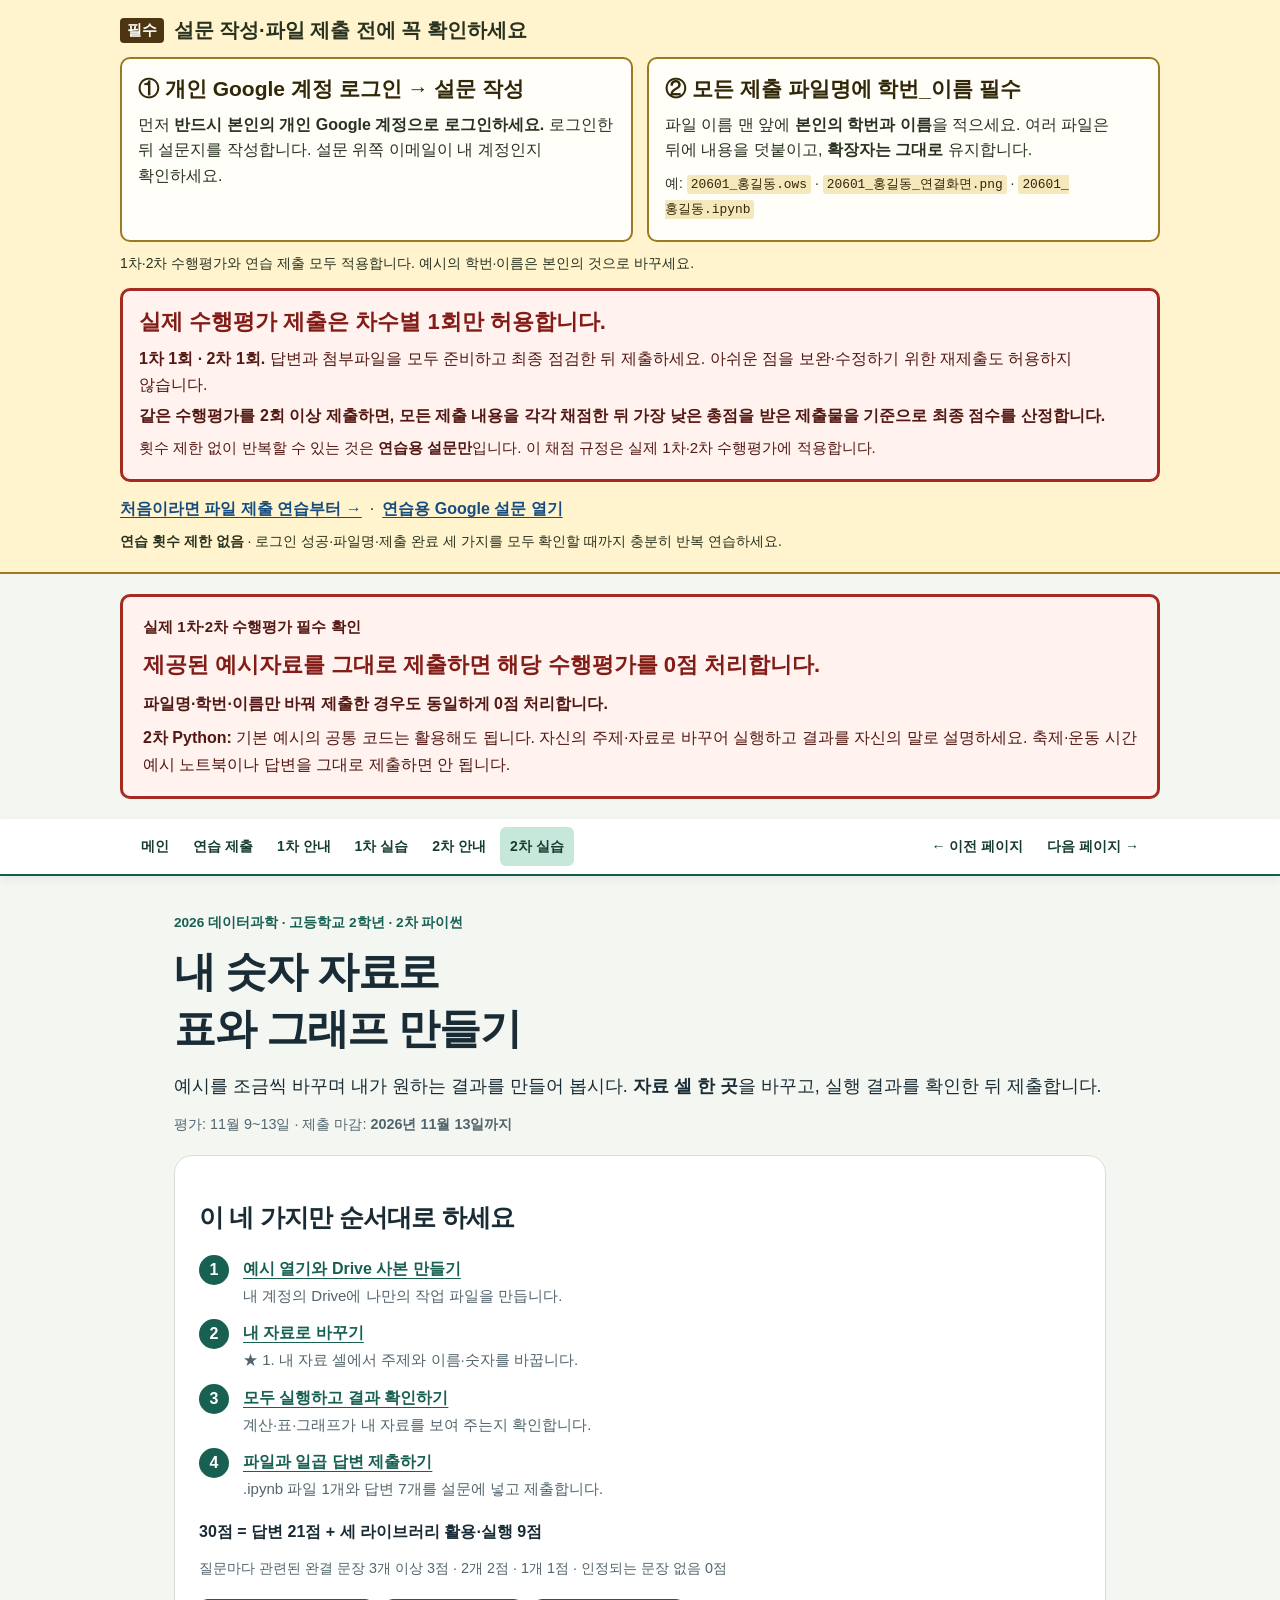
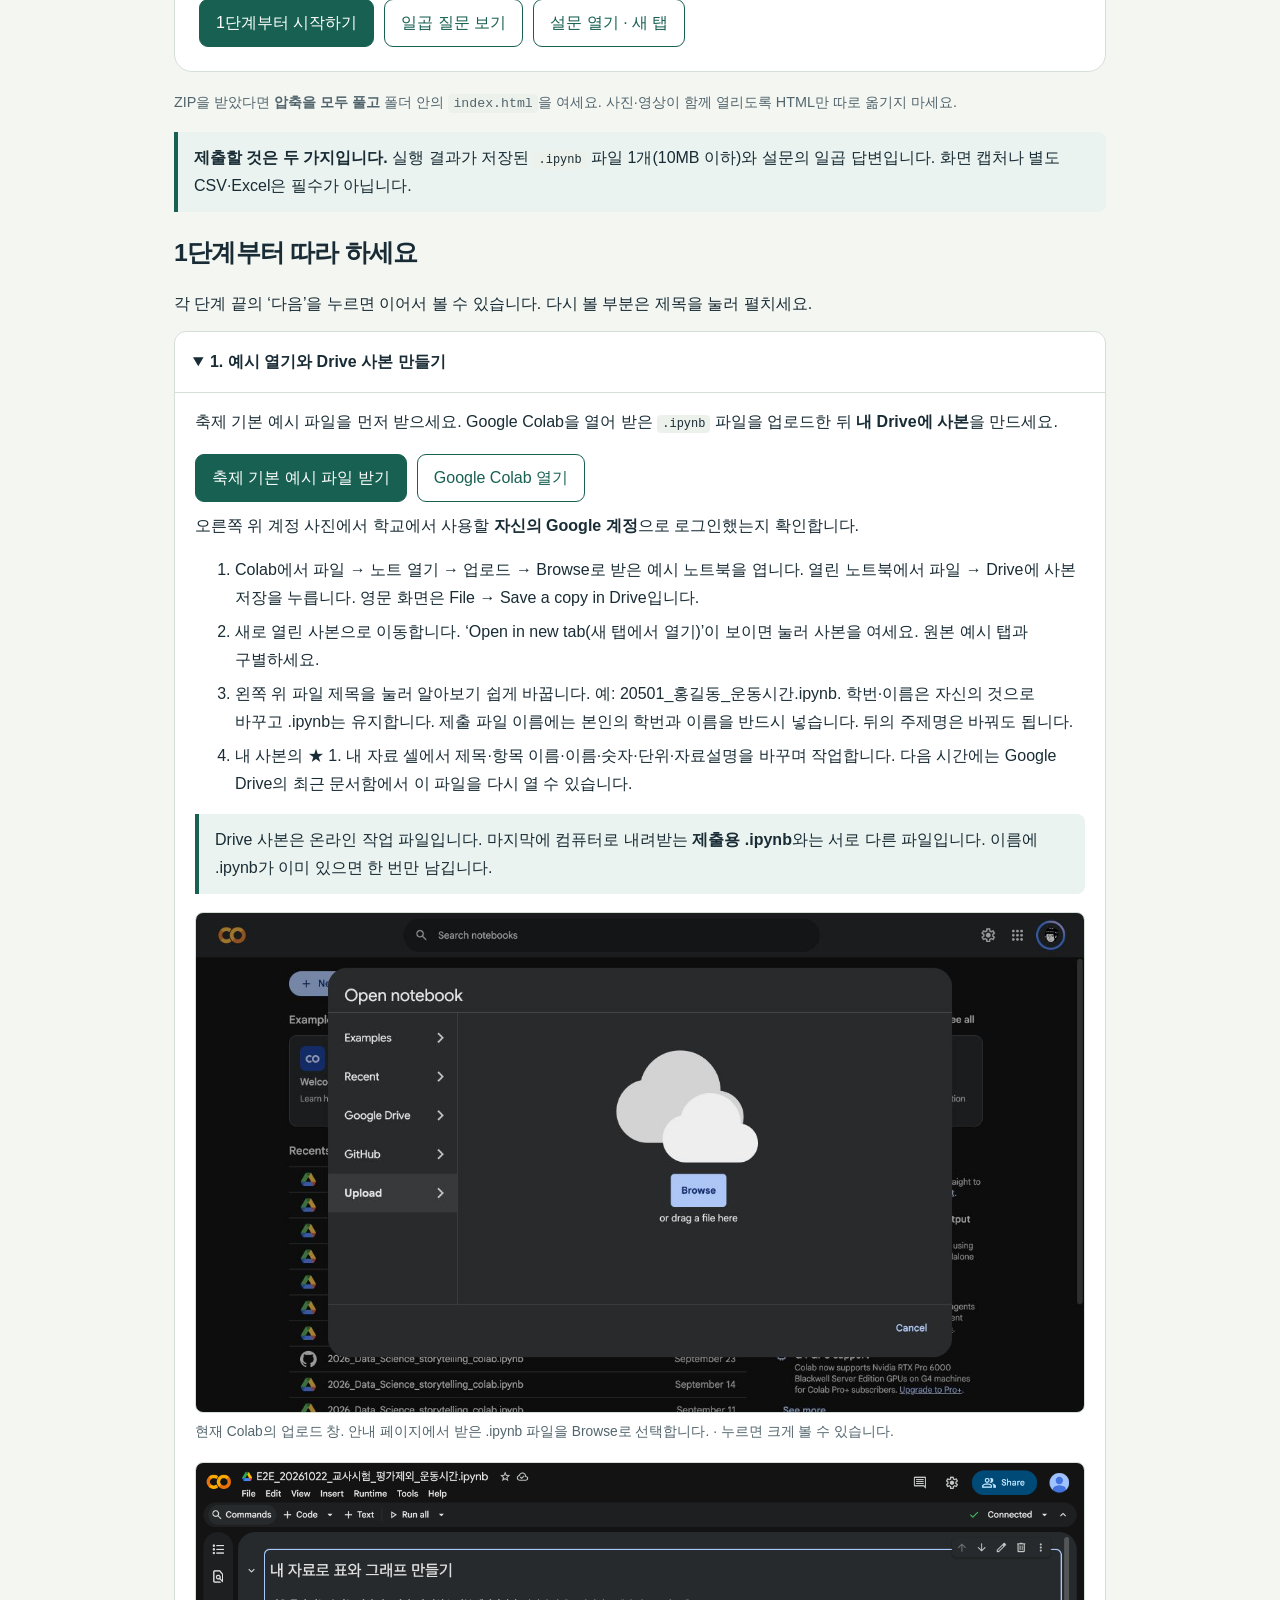
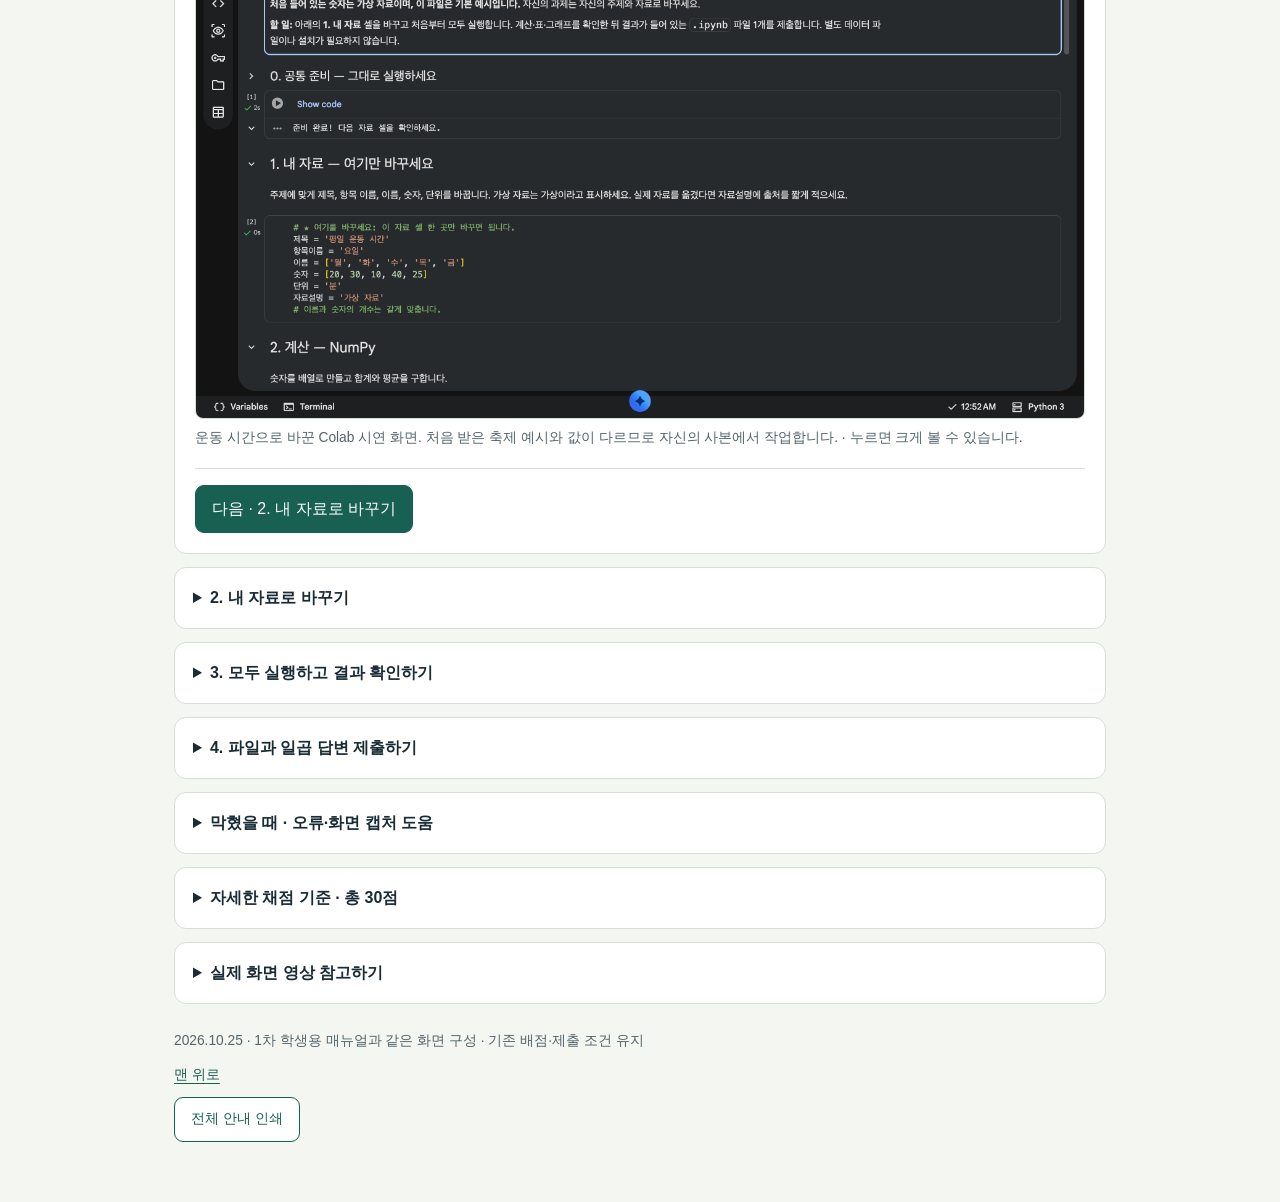
<file: docs/python-guide/index.html>
<!doctype html><html lang="ko"><head><meta charset="utf-8"><meta name="viewport" content="width=device-width,initial-scale=1"><title>2차 파이썬 수행평가 · 학생용 매뉴얼</title><style>:root{--ink:#192c35;--muted:#52656c;--paper:#f4f6f2;--line:#d5dfd8;--green:#176052;--soft:#eaf3ef;--orange:#a94316}*{box-sizing:border-box}html{scroll-behavior:smooth;scroll-padding-top:20px}body{margin:0;background:var(--paper);color:var(--ink);font-family:Arial,"Apple SD Gothic Neo","Malgun Gothic",sans-serif;line-height:1.75;word-break:keep-all}main{max-width:980px;margin:auto;padding:25px 24px 60px}a{color:var(--green);text-underline-offset:4px}h1,h2,h3{line-height:1.35;letter-spacing:-.03em}h1{font-size:clamp(1.8rem,4vw,2.6rem);margin:8px 0 14px}h2{font-size:1.55rem}h3{font-size:1.17rem}p{margin:10px 0}.eyebrow,.label{color:var(--green);font-weight:800;font-size:.85rem}.intro{margin-bottom:24px}.lead{font-size:1.12rem}.meta{font-size:.9rem;color:var(--muted)}.card{background:white;border:1px solid var(--line);border-radius:18px;padding:24px;margin:18px 0}.steps{list-style:none;padding:0;counter-reset:step}.steps li{counter-increment:step;display:grid;grid-template-columns:34px 1fr;gap:10px;margin:10px 0}.steps li:before{content:counter(step);background:var(--green);color:white;border-radius:50%;text-align:center;width:30px;height:30px;line-height:30px;font-weight:bold}.steps strong{display:block}.steps p{margin:0;color:var(--muted);font-size:.94rem}.actions{display:flex;flex-wrap:wrap;gap:10px;margin-top:18px}.button,button{border:1px solid var(--green);border-radius:9px;padding:9px 16px;background:var(--green);color:white;text-decoration:none;font:inherit;cursor:pointer}.secondary{background:white;color:var(--green)}details{background:white;border:1px solid var(--line);border-radius:12px;margin:13px 0}summary{padding:16px 18px;cursor:pointer;font-weight:800}details[open]>summary{border-bottom:1px solid var(--line)}.detail-body{padding:5px 20px 20px}.detail-body details{background:#fafcf9}.note{background:var(--soft);border-left:4px solid var(--green);padding:12px 16px;border-radius:0 8px 8px 0;margin:16px 0}.note.warning{background:#fff1e5;border-color:var(--orange)}.small{font-size:.9rem;color:var(--muted)}li+li{margin-top:6px}code,kbd{font-size:.92em;background:#edf1eb;border-radius:4px;padding:2px 5px;overflow-wrap:anywhere}figure{margin:18px 0}img{display:block;max-width:100%;height:auto;border:1px solid var(--line);border-radius:8px}figcaption{font-size:.86rem;color:var(--muted);margin-top:7px}.answer{background:var(--soft);padding:12px 16px;border-radius:8px}.question-block{border-top:1px solid var(--line);padding-top:16px;margin-top:20px}.question-block h3{color:var(--green)}.table-wrap{overflow-x:auto}table{border-collapse:collapse;width:100%;font-size:.92rem}th,td{text-align:left;border-bottom:1px solid var(--line);vertical-align:top;padding:10px}th{background:var(--soft)}.checks{list-style:none;padding:0}.checks label{display:flex;gap:10px;align-items:start}.checks input{width:19px;height:19px;flex:0 0 19px;margin-top:5px;accent-color:var(--green)}video{width:100%;max-height:550px;background:#172821;border-radius:10px}.skip{position:absolute;left:-9999px}.skip:focus{left:10px;top:5px;background:white;padding:10px}.footer{color:var(--muted);font-size:.86rem;margin-top:25px}a:focus-visible,button:focus-visible,summary:focus-visible{outline:3px solid var(--orange);outline-offset:4px}.topics{display:grid;grid-template-columns:repeat(3,1fr);gap:10px}.topic{display:block;border:1px solid var(--line);border-radius:8px;padding:12px;text-decoration:none}.flow{font-weight:bold;background:var(--soft);padding:12px 16px;white-space:pre-line}@media(max-width:600px){main{padding:18px 14px 40px}.card{padding:18px}.detail-body{padding:4px 14px 16px}.topics{grid-template-columns:1fr}.actions>a,.actions>button{flex:1;text-align:center}h1{font-size:1.85rem}.steps p{font-size:.91rem}}@media print{body{background:white;color:black;font-size:10pt}.actions,video,.skip,.no-print{display:none}main{max-width:none;padding:0}.card{border:0;padding:0;box-shadow:none}details{border:0}details>*{display:block!important}summary{padding:10px 0}details:not([open])>*:not(summary){display:block!important}.detail-body{padding:0}h2,h3{break-after:avoid}figure,.answer,table tr{break-inside:avoid}img{max-height:280px}a{color:black}.intro{break-after:page}}
.steps a{display:block}.step-navigation{border-top:1px solid var(--line);padding-top:16px}.topics-list{columns:2;column-gap:28px}.topics-list li{break-inside:avoid;margin-bottom:8px}.topics-list a{display:inline-block;padding:4px 0}summary{min-height:48px}@media(max-width:600px){.topics-list{columns:1}.actions>a,.actions>button{flex:1 1 100%}}@media(prefers-reduced-motion:reduce){html{scroll-behavior:auto}}

pre{white-space:pre-wrap;overflow-wrap:anywhere;background:var(--soft);padding:14px;border-radius:8px}pre code{padding:0}section,details{min-width:0}.checks input:focus-visible{outline:3px solid var(--orange);outline-offset:3px}</style><style>.notebook-code{overflow-x:auto;white-space:pre;max-height:440px;overflow-y:auto;padding:16px;background:#162321;color:#effaf1;border-radius:8px;line-height:1.5}.notebook-code code{background:transparent;color:inherit;padding:0}.detail-body h4{margin:20px 0 6px}</style><style>.assessment-nav{position:sticky;top:0;z-index:100;background:#fff;border-bottom:2px solid #145c4c;box-shadow:0 3px 10px #0001}.assessment-nav-inner{max-width:1050px;margin:auto;padding:8px 16px;display:flex;flex-wrap:wrap;align-items:center;justify-content:space-between;gap:8px}.assessment-nav .global-nav{display:flex;flex-wrap:wrap;gap:4px}.assessment-nav a{display:inline-block;padding:7px 10px;border-radius:6px;color:#173d33;text-decoration:none;font-size:14px;font-weight:700}.assessment-nav a:hover,.assessment-nav a[aria-current=page]{background:#c5e8da}.assessment-neighbors{display:flex;gap:4px}.question-choices{padding:18px;background:#eaf3ef;border:1px solid #cbd8d1;border-radius:12px;margin:20px 0}.question-choices ol{list-style:none;display:grid;grid-template-columns:repeat(2,minmax(0,1fr));gap:8px;padding:0}.question-choices li{background:#fff;padding:11px;border-radius:7px;border:1px solid #cbd8d1}.question-choices li strong,.question-choices li span{display:block}.question-choices li span{font-size:13px}.question-choices code{white-space:nowrap}.diversity-visual{max-width:100%}@media(max-width:600px){.assessment-nav-inner{padding:4px 8px}.assessment-nav a{font-size:12px;padding:6px}.assessment-neighbors{width:100%;justify-content:space-between}.question-choices ol{grid-template-columns:1fr}}</style><link rel="stylesheet" href="../submission-practice.css?v=b8956b1308"><link rel="stylesheet" href="../caption-panel.css"><script src="../caption-panel.js?v=2bfcfc50e2" defer></script></head><body><aside class="login-notice" aria-label="제출 전 필수 안내"><div class="login-notice-inner"><p class="submission-notice-title"><span class="login-required">필수</span> 설문 작성·파일 제출 전에 꼭 확인하세요</p><div class="submission-rules"><div class="submission-rule"><strong>① 개인 Google 계정 로그인 → 설문 작성</strong><p>먼저 <b>반드시 본인의 개인 Google 계정으로 로그인하세요.</b> 로그인한 뒤 설문지를 작성합니다. 설문 위쪽 이메일이 내 계정인지 확인하세요.</p></div><div class="submission-rule"><strong>② 모든 제출 파일명에 학번_이름 필수</strong><p>파일 이름 맨 앞에 <b>본인의 학번과 이름</b>을 적으세요. 여러 파일은 뒤에 내용을 덧붙이고, <b>확장자는 그대로</b> 유지합니다.</p><p class="submission-name-example">예: <code>20601_홍길동.ows</code> · <code>20601_홍길동_연결화면.png</code> · <code>20601_홍길동.ipynb</code></p></div></div><p class="submission-scope">1차·2차 수행평가와 연습 제출 모두 적용합니다. 예시의 학번·이름은 본인의 것으로 바꾸세요.</p><div class="single-submission-notice" role="note" aria-label="실제 수행평가 제출 횟수와 중복 제출 채점 규정"><strong>실제 수행평가 제출은 차수별 1회만 허용합니다.</strong><p><b>1차 1회 · 2차 1회.</b> 답변과 첨부파일을 모두 준비하고 최종 점검한 뒤 제출하세요. 아쉬운 점을 보완·수정하기 위한 재제출도 허용하지 않습니다.</p><p><b>같은 수행평가를 2회 이상 제출하면, 모든 제출 내용을 각각 채점한 뒤 가장 낮은 총점을 받은 제출물을 기준으로 최종 점수를 산정합니다.</b></p><p class="submission-practice-exception">횟수 제한 없이 반복할 수 있는 것은 <b>연습용 설문만</b>입니다. 이 채점 규정은 실제 1차·2차 수행평가에 적용합니다.</p></div><div class="login-notice-links"><a class="" href="../practice.html">처음이라면 파일 제출 연습부터 →</a> · <a class="" href="https://docs.google.com/forms/d/e/1FAIpQLScZOqpPs9S-6z6NNaMuyRPG4v95KnQXw4QXtG5yP9WdSp2YLQ/viewform" target="_blank" rel="noopener noreferrer">연습용 Google 설문 열기</a></div><p class="practice-repeat-note"><b>연습 횟수 제한 없음</b> · 로그인 성공·파일명·제출 완료 세 가지를 모두 확인할 때까지 충분히 반복 연습하세요.</p></div></aside><aside class="example-policy" aria-label="예시자료 그대로 제출 시 0점 안내"><p class="example-policy-scope">실제 1차·2차 수행평가 필수 확인</p><strong class="example-policy-title">제공된 예시자료를 그대로 제출하면 해당 수행평가를 0점 처리합니다.</strong><p><b>파일명·학번·이름만 바꿔 제출한 경우도 동일하게 0점 처리합니다.</b></p><p><b>2차 Python:</b> 기본 예시의 공통 코드는 활용해도 됩니다. 자신의 주제·자료로 바꾸어 실행하고 결과를 자신의 말로 설명하세요. 축제·운동 시간 예시 노트북이나 답변을 그대로 제출하면 안 됩니다.</p></aside><div class="assessment-nav"><div class="assessment-nav-inner"><nav class="global-nav" aria-label="전체 페이지 빠른 이동"><a href="../index.html">메인</a><a href="../practice.html">연습 제출</a><a href="../orange.html">1차 안내</a><a href="../orange-guide/index.html">1차 실습</a><a href="../python.html">2차 안내</a><a href="../python-guide/index.html" aria-current="page">2차 실습</a></nav><div class="assessment-neighbors"><a href="../python.html">← 이전 페이지</a><a href="../index.html">다음 페이지 →</a></div></div></div><a class="skip" href="#start">본문으로 바로 가기</a><main><section class="intro" id="start"><p class="eyebrow">2026 데이터과학 · 고등학교 2학년 · 2차 파이썬</p><h1>내 숫자 자료로<br>표와 그래프 만들기</h1><p class="lead">예시를 조금씩 바꾸며 내가 원하는 결과를 만들어 봅시다. <strong>자료 셀 한 곳</strong>을 바꾸고, 실행 결과를 확인한 뒤 제출합니다.</p><p class="meta">평가: 11월 9~13일 · 제출 마감: <strong>2026년 11월 13일까지</strong></p><div class="card"><h2>이 네 가지만 순서대로 하세요</h2><ol class="steps"><li><div><a href="#copy" data-open="copy"><strong>예시 열기와 Drive 사본 만들기</strong></a><p>내 계정의 Drive에 나만의 작업 파일을 만듭니다.</p></div></li><li><div><a href="#edit" data-open="edit"><strong>내 자료로 바꾸기</strong></a><p>★ 1. 내 자료 셀에서 주제와 이름·숫자를 바꿉니다.</p></div></li><li><div><a href="#run" data-open="run"><strong>모두 실행하고 결과 확인하기</strong></a><p>계산·표·그래프가 내 자료를 보여 주는지 확인합니다.</p></div></li><li><div><a href="#submit" data-open="submit"><strong>파일과 일곱 답변 제출하기</strong></a><p>.ipynb 파일 1개와 답변 7개를 설문에 넣고 제출합니다.</p></div></li></ol><p><strong>30점 = 답변 21점 + 세 라이브러리 활용·실행 9점</strong></p><p class="small">질문마다 관련된 완결 문장 3개 이상 3점 · 2개 2점 · 1개 1점 · 인정되는 문장 없음 0점</p><div class="actions"><a class="button" href="#copy" data-open="copy">1단계부터 시작하기</a><a class="button secondary" href="#answers" data-open="answers">일곱 질문 보기</a><a class="button secondary" href="https://docs.google.com/forms/d/e/1FAIpQLSdb_FYb6h-rQgikGn8_F4y0rpf1DCMkWUvg1huvRV6fmeYClA/viewform" target="_blank" rel="noopener">설문 열기 · 새 탭</a></div></div><p class="small">ZIP을 받았다면 <strong>압축을 모두 풀고</strong> 폴더 안의 <code>index.html</code>을 여세요. 사진·영상이 함께 열리도록 HTML만 따로 옮기지 마세요.</p><p class="note"><strong>제출할 것은 두 가지입니다.</strong> 실행 결과가 저장된 <code>.ipynb</code> 파일 1개(10MB 이하)와 설문의 일곱 답변입니다. 화면 캡처나 별도 CSV·Excel은 필수가 아닙니다.</p></section><h2>1단계부터 따라 하세요</h2><p>각 단계 끝의 ‘다음’을 누르면 이어서 볼 수 있습니다. 다시 볼 부분은 제목을 눌러 펼치세요.</p><details id="copy" open><summary>1. 예시 열기와 Drive 사본 만들기</summary><div class="detail-body"><p>축제 기본 예시 파일을 먼저 받으세요. Google Colab을 열어 받은 <code>.ipynb</code> 파일을 업로드한 뒤 <strong>내 Drive에 사본</strong>을 만드세요.</p><div class="actions"><a class="button" href="기본예시_축제.ipynb" download>축제 기본 예시 파일 받기</a><a class="button secondary" href="https://colab.research.google.com/" target="_blank" rel="noopener">Google Colab 열기</a></div><p>오른쪽 위 계정 사진에서 학교에서 사용할 <strong>자신의 Google 계정</strong>으로 로그인했는지 확인합니다.</p><ol><li>Colab에서 파일 → 노트 열기 → 업로드 → Browse로 받은 예시 노트북을 엽니다. 열린 노트북에서 파일 → Drive에 사본 저장을 누릅니다. 영문 화면은 File → Save a copy in Drive입니다.</li><li>새로 열린 사본으로 이동합니다. ‘Open in new tab(새 탭에서 열기)’이 보이면 눌러 사본을 여세요. 원본 예시 탭과 구별하세요.</li><li>왼쪽 위 파일 제목을 눌러 알아보기 쉽게 바꿉니다. 예: 20501_홍길동_운동시간.ipynb. 학번·이름은 자신의 것으로 바꾸고 .ipynb는 유지합니다. 제출 파일 이름에는 본인의 학번과 이름을 반드시 넣습니다. 뒤의 주제명은 바꿔도 됩니다.</li><li>내 사본의 ★ 1. 내 자료 셀에서 제목·항목 이름·이름·숫자·단위·자료설명을 바꾸며 작업합니다. 다음 시간에는 Google Drive의 최근 문서함에서 이 파일을 다시 열 수 있습니다.</li></ol><p class="note">Drive 사본은 온라인 작업 파일입니다. 마지막에 컴퓨터로 내려받는 <strong>제출용 .ipynb</strong>와는 서로 다른 파일입니다. 이름에 .ipynb가 이미 있으면 한 번만 남깁니다.</p><figure><a href="images/colab-upload-current.jpg" target="_blank" rel="noopener"><img loading="lazy" src="images/colab-upload-current.jpg" alt="현재 Google Colab의 Open notebook 창에서 Upload 탭과 Browse 버튼을 선택하는 화면"></a><figcaption>현재 Colab의 업로드 창. 안내 페이지에서 받은 .ipynb 파일을 Browse로 선택합니다. · 누르면 크게 볼 수 있습니다.</figcaption></figure><figure><a href="images/02-colab.png" target="_blank" rel="noopener"><img loading="lazy" src="images/02-colab.png" alt="운동 시간으로 바꾼 Colab 시연 화면. 처음 받은 축제 예시와 값이 다르므로 자신의 사본에서 작업합니다."></a><figcaption>운동 시간으로 바꾼 Colab 시연 화면. 처음 받은 축제 예시와 값이 다르므로 자신의 사본에서 작업합니다. · 누르면 크게 볼 수 있습니다.</figcaption></figure><nav class="actions step-navigation" aria-label="실습 단계 이동"><a class="button" href="#edit" data-open="edit" data-from="copy" data-direction="next">다음 · 2. 내 자료로 바꾸기</a></nav></div></details><details id="edit"><summary>2. 내 자료로 바꾸기</summary><div class="detail-body"><p><strong>★ 1. 내 자료</strong> 셀을 찾습니다. 운동 시간·공부 시간처럼 내가 설명할 수 있는 주제를 고르고 아래 여섯 항목을 바꿉니다. 공통 준비·계산·표·그래프 코드는 그대로 사용해도 됩니다.</p><div class="table-wrap"><table><thead><tr><th>바꿀 곳</th><th>뜻</th><th>운동 시간 예시</th></tr></thead><tbody><tr><td>제목</td><td>무엇을 알아볼까요?</td><td>평일 운동 시간</td></tr><tr><td>항목이름</td><td>이름들을 묶어 부르는 말</td><td>요일</td></tr><tr><td>이름</td><td>비교할 항목들</td><td>월·화·수·목·금</td></tr><tr><td>숫자</td><td>각 이름에 대응하는 값</td><td>20·30·10·40·25</td></tr><tr><td>단위</td><td>숫자의 단위</td><td>분</td></tr><tr><td>자료설명</td><td>가상 자료인지, 기록·출처는 무엇인지</td><td>연습을 위해 만든 가상 운동 시간</td></tr></tbody></table></div><details id="data-example"><summary>처음이라면 · 자료 셀을 이렇게 바꿔 보세요</summary><div class="detail-body"><pre><code>제목 = &quot;평일 운동 시간&quot;
항목이름 = &quot;요일&quot;
이름 = [&quot;월&quot;, &quot;화&quot;, &quot;수&quot;, &quot;목&quot;, &quot;금&quot;]
숫자 = [20, 30, 10, 40, 25]
단위 = &quot;분&quot;
자료설명 = &quot;연습을 위해 만든 가상 운동 시간&quot;</code></pre><p>이 코드는 예시입니다. 내 주제와 자료로 바꾸세요. 글자는 따옴표로 묶고, 숫자 사이는 쉼표로 구분합니다.</p></div></details><p class="note"><strong>이름과 숫자는 순서대로 한 쌍입니다.</strong> 월요일은 20분, 목요일은 40분입니다. 이름과 숫자의 개수를 같게 맞추고 같은 단위를 씁니다. 항목 5개는 예시이며 필수 개수가 아닙니다. 가상 자료는 가상이라고 적고, 가져온 자료는 출처를 적습니다.</p><div class="actions"><a class="button secondary" href="제출예시_운동시간.ipynb" download>바꾼 예시 파일 받기</a></div><p class="example-policy-inline"><strong>제공된 예시자료를 그대로 제출하면 해당 수행평가를 0점 처리합니다.</strong> 내려받은 예시는 참고용이며 자신의 주제·자료로 바꾸어 실행해야 합니다.</p><details id="exercise-code"><summary>운동 시간으로 바꾼 예시 보기 · 코드 펼치기</summary><div class="detail-body"><p>아래는 내려받는 예시 노트북의 주요 코드입니다. 내 자료 셀을 자신의 주제·자료로 바꾸어 실행하고 결과를 설명하세요. 예시 노트북을 그대로 제출하면 해당 수행평가는 0점입니다.</p><h4>1. 내 자료</h4><pre class="notebook-code"><code># ★ 여기를 바꾸세요: 이 자료 셀 한 곳만 바꾸면 됩니다.
제목 = &#x27;평일 운동 시간&#x27;
항목이름 = &#x27;요일&#x27;
이름 = [&#x27;월&#x27;, &#x27;화&#x27;, &#x27;수&#x27;, &#x27;목&#x27;, &#x27;금&#x27;]
숫자 = [20, 30, 10, 40, 25]
단위 = &#x27;분&#x27;
자료설명 = &#x27;가상 자료&#x27;
# 이름과 숫자의 개수는 같게 맞춥니다.</code></pre><h4>2. NumPy 계산</h4><pre class="notebook-code"><code>자료 = np.array(숫자)
합계 = np.sum(자료)
평균 = np.mean(자료)
print(제목, &quot;—&quot;, 자료설명)
print(&quot;합계:&quot;, 합계, 단위)
print(&quot;평균:&quot;, 평균, 단위)</code></pre><h4>3. pandas 표</h4><pre class="notebook-code"><code>표 = pd.DataFrame({항목이름: 이름, &quot;값(&quot; + 단위 + &quot;)&quot;: 자료})
display(표)</code></pre><h4>4. Matplotlib 그래프</h4><pre class="notebook-code"><code>plt.bar(이름, 자료)
plt.title(제목)
plt.xlabel(항목이름)
plt.ylabel(단위)
plt.show()</code></pre></div></details><figure><a href="images/03-edit.png" target="_blank" rel="noopener"><img loading="lazy" src="images/03-edit.png" alt="자료 셀의 제목·항목·숫자·단위를 운동 시간으로 바꾼 실제 시연 화면."></a><figcaption>자료 셀의 제목·항목·숫자·단위를 운동 시간으로 바꾼 실제 시연 화면. · 누르면 크게 볼 수 있습니다.</figcaption></figure><nav class="actions step-navigation" aria-label="실습 단계 이동"><a class="button secondary" href="#copy" data-open="copy" data-from="edit" data-direction="previous">이전 · 1. 예시 열기와 Drive 사본 만들기</a><a class="button" href="#run" data-open="run" data-from="edit" data-direction="next">다음 · 3. 모두 실행하고 결과 확인하기</a></nav></div></details><details id="run"><summary>3. 모두 실행하고 결과 확인하기</summary><div class="detail-body"><ol><li><strong>런타임 → 세션 다시 시작 및 모두 실행</strong>(Runtime → Restart session and run all)을 선택합니다.</li><li>처음부터 끝까지 실행이 끝날 때까지 기다립니다. 공통 준비 코드도 함께 실행됩니다.</li><li>계산·표·그래프에 <strong>내가 넣은 숫자</strong>가 나타나는지 확인합니다. 오류가 있으면 자료 셀을 고친 뒤 다시 모두 실행합니다.</li></ol><div class="table-wrap"><table><thead><tr><th>확인할 결과</th><th>사용하는 라이브러리</th><th>운동 시간 예시</th></tr></thead><tbody><tr><td>합계·평균 계산</td><td>NumPy</td><td>합계 125분 · 평균 25분</td></tr><tr><td>이름과 숫자를 나란히 표시한 표</td><td>pandas</td><td>월 20분 · 목 40분</td></tr><tr><td>항목별 숫자를 비교하는 막대그래프</td><td>Matplotlib</td><td>목요일 막대가 40분으로 가장 높음</td></tr></tbody></table></div><p class="note">기본 축제 예시는 합계 130명·평균 26명입니다. 주제와 자료를 바꾸면 결과도 달라집니다. 예시와 같은 숫자를 만드는 것이 목표가 아니라, <strong>내 자료와 결과가 맞는지</strong> 확인하는 것이 목표입니다.</p><details id="try-change"><summary>조금씩 바꾸며 확인하는 방법</summary><div class="detail-body"><p>연습으로 축제 예시의 게임 값만 30에서 50으로 바꾸고 모두 실행해 보세요. 합계는 150명, 평균은 30명, 게임의 표 값과 막대 높이는 50으로 바뀝니다. 그다음 내 주제와 자료로 완성합니다.</p><p>이 연습값은 정답이나 필수 제출 조건이 아닙니다. 수정 횟수나 어려운 기능에 별도 점수를 주지 않습니다.</p></div></details><figure><a href="images/04-results.png" target="_blank" rel="noopener"><img loading="lazy" src="images/04-results.png" alt="교사가 시험한 운동 시간 그래프. 내가 바꾼 숫자와 표·그래프를 비교합니다."></a><figcaption>교사가 시험한 운동 시간 그래프. 내가 바꾼 숫자와 표·그래프를 비교합니다. · 누르면 크게 볼 수 있습니다.</figcaption></figure><nav class="actions step-navigation" aria-label="실습 단계 이동"><a class="button secondary" href="#edit" data-open="edit" data-from="run" data-direction="previous">이전 · 2. 내 자료로 바꾸기</a><a class="button" href="#submit" data-open="submit" data-from="run" data-direction="next">다음 · 4. 파일과 일곱 답변 제출하기</a></nav></div></details><details id="submit"><summary>4. 파일과 일곱 답변 제출하기</summary><div class="detail-body"><p class="example-policy-inline"><strong>제공된 예시자료를 그대로 제출하면 해당 수행평가를 0점 처리합니다.</strong> 파일명·학번·이름만 바꾼 제출도 동일하게 적용됩니다.</p><p class="single-submission-inline"><strong>실제 수행평가 제출은 차수별 1회만 허용합니다.</strong> 답변과 첨부파일을 모두 준비하고 최종 점검한 뒤 제출하세요. <b>같은 수행평가를 2회 이상 제출하면, 모든 제출 내용을 각각 채점한 뒤 가장 낮은 총점을 받은 제출물을 기준으로 최종 점수를 산정합니다.</b></p><p><strong>① 결과 저장 → ② .ipynb 다운로드 → ③ 파일·답변 작성 → ④ 제출 완료</strong> 순서입니다.</p><h3>① 실행 결과를 저장하고 파일 받기</h3><ol><li>수정 → 노트 설정(Edit → Notebook settings)의 ‘저장할 때 코드 셀 출력 생략’이 켜져 있다면 끕니다. 그래야 실행 결과도 파일에 저장됩니다.</li><li>파일 → 저장을 누릅니다. Windows는 Ctrl + S, Mac은 Command(⌘) + S를 사용해도 됩니다. 저장 중 표시가 끝나고 저장 완료 상태인지 확인합니다.</li><li>브라우저의 ‘다른 이름으로 저장’ 창이 뜨면 취소하고 Colab의 파일 → 저장을 선택합니다.</li><li>파일 → 다운로드 → .ipynb 다운로드를 누릅니다. 영문 메뉴는 File → Download → Download .ipynb입니다. .py 다운로드는 선택하지 않습니다.</li><li>브라우저의 다운로드 목록 또는 컴퓨터의 다운로드 폴더를 엽니다. 저장 위치를 직접 정했다면 그 폴더를 엽니다. 방금 받은 파일 이름과 받은 시각을 확인하세요.</li><li>제출할 파일이 .ipynb 형식이고 10MB 이하인지 확인합니다. .py 파일의 이름만 .ipynb로 바꾸면 안 됩니다. 고친 내용이 생기면 다시 실행·저장·다운로드하고 최신 파일을 제출합니다.</li></ol><figure><a href="images/05-download.png" target="_blank" rel="noopener"><img loading="lazy" src="images/05-download.png" alt="Colab의 File → Download → Download .ipynb 메뉴. .py를 선택하지 않습니다."></a><figcaption>Colab의 File → Download → Download .ipynb 메뉴. .py를 선택하지 않습니다. · 누르면 크게 볼 수 있습니다.</figcaption></figure><h3>② 설문 답변 준비하기</h3><p>어떤 자료를 썼고, 무엇을 바꾸었으며, 결과가 어떻게 달라졌는지 내 말로 적습니다. 각 질문에 맞는 <strong>짧은 세 문장 이상</strong>이면 3점입니다.</p><details id="answers"><summary>일곱 질문 · 시작말과 3문장 예시</summary><div class="detail-body"><p>질문에 맞게 짧은 문장 3개 이상을 쓰면 3점입니다. 2문장은 2점, 1문장은 1점, 미응답은 0점입니다. 긴 문장을 쓸 필요는 없습니다.</p><p>아래는 <strong>가상 평일 운동 시간</strong>(월~금 20·30·10·40·25분)의 예시입니다. 자신의 과제와 실제 경험으로 바꿉니다. 시작말은 도움말이며 각각의 배점 항목이 아닙니다.</p><article class="question question-block" id="q1"><h3>1. 어떤 자료로 무엇을 만들어 보았나요?</h3><p class="small">문장 시작 도움말: 저는 ○○를 알아보고 싶었습니다. / ○○ 자료를 사용했습니다. / 실행해 보니 ○○를 알 수 있었습니다.</p><p class="answer"><strong>3문장 예시</strong><br>저는 요일별 운동 시간을 비교하고 싶었습니다.<br>가상의 평일 운동 시간 다섯 개를 사용했습니다.<br>합계는 125분이고 목요일이 40분으로 가장 길었습니다.</p></article><article class="question question-block" id="q2"><h3>2. 만들면서 무엇이 어렵거나 고민되었나요?</h3><p class="small">문장 시작 도움말: ○○가 고민되었습니다. / 특히 ○○할 때 어려웠습니다. / 그 이유는 ○○입니다.</p><p class="small">오류가 없었다면 주제나 자료를 고를 때의 고민을 써도 됩니다.</p><p class="answer"><strong>3문장 예시</strong><br>하루 운동 시간을 얼마로 정할지 고민되었습니다.<br>특히 운동하는 날마다 다른 값을 넣는 것이 어려웠습니다.<br>실제로 기록한 자료가 없어 가상의 계획을 세워야 했기 때문입니다.</p></article><article class="question question-block" id="q3"><h3>3. 예시에서 무엇을 바꾸었고, 결과는 어떻게 달라졌나요?</h3><p class="small">문장 시작 도움말: ○○를 ○○로 바꾸었습니다. / ○○를 알아보고 싶었기 때문입니다. / 실행한 뒤 ○○가 달라졌습니다.</p><p class="small">이미 바꾼 한 가지를 설명하세요. 별도 수정 기록은 제출하지 않습니다.</p><p class="answer"><strong>3문장 예시</strong><br>축제 참여 인원을 요일별 운동 시간으로 바꾸었습니다.<br>평일에 운동할 시간을 비교해 보고 싶었기 때문입니다.<br>실행하니 축제 활동 대신 요일별 운동 시간을 보여 주는 표와 그래프가 나왔습니다.</p></article><article class="question question-block" id="q4"><h3>4. 사용한 코드 한 부분은 어떤 일을 하나요?</h3><p class="small">문장 시작 도움말: 제가 고른 코드는 ○○입니다. / 이 코드는 ○○하는 데 쓰입니다. / 실행 결과는 ○○였습니다.</p><p class="small">코드 한 줄을 골라도 됩니다. 코드 자체는 설명 문장 수에 포함하지 않습니다.</p><p class="answer"><strong>3문장 예시</strong><br>제가 고른 코드는 np.sum(자료)입니다.<br>이 코드는 다섯 날의 운동 시간을 모두 더하는 데 쓰입니다.<br>계산한 합계는 125분이었습니다.</p></article><article class="question question-block" id="q5"><h3>5. 이번에 배운 것을 어디에 써 보고 싶나요?</h3><p class="small">문장 시작 도움말: ○○할 때 써 보고 싶습니다. / ○○ 자료를 넣어 볼 수 있습니다. / 그러면 ○○에 도움이 될 것 같습니다.</p><p class="answer"><strong>3문장 예시</strong><br>시험 기간의 공부 계획을 세울 때 써 보고 싶습니다.<br>과목별로 공부할 시간을 넣어 볼 수 있습니다.<br>그러면 과목마다 시간을 나누는 데 도움이 될 것 같습니다.</p></article><article class="question question-block" id="q6"><h3>6. 만들면서 새롭게 알게 되거나 느낀 점은 무엇인가요?</h3><p class="small">문장 시작 도움말: ○○를 새롭게 알았습니다. / 실제로 ○○를 확인했습니다. / 그래서 ○○라고 느꼈습니다.</p><p class="answer"><strong>3문장 예시</strong><br>평균만 보면 날짜별 차이를 알기 어렵다는 점을 알았습니다.<br>평균은 25분이지만 수요일은 10분이고 목요일은 40분이었습니다.<br>그래서 표와 그래프도 함께 보는 것이 좋다고 느꼈습니다.</p></article><article class="question question-block" id="q7"><h3>7. 다음에 한 가지를 더 고친다면 무엇을 바꾸고 싶나요?</h3><p class="small">문장 시작 도움말: ○○가 아쉽습니다. / ○○이기 때문입니다. / 다음에는 ○○해 보고 싶습니다.</p><p class="small">앞으로 바꾸고 싶은 한 가지를 적으세요.</p><p class="answer"><strong>3문장 예시</strong><br>가상으로 정한 운동 시간만 사용한 점이 아쉽습니다.<br>계획대로 운동할 수 있는지 아직 모르기 때문입니다.<br>다음에는 실제 운동 시간을 기록해서 비교해 보고 싶습니다.</p></article></div></details><h3>③ 설문에 파일과 답변 넣기</h3><div class="actions"><a class="button" href="https://docs.google.com/forms/d/e/1FAIpQLSdb_FYb6h-rQgikGn8_F4y0rpf1DCMkWUvg1huvRV6fmeYClA/viewform" target="_blank" rel="noopener">실제 제출 설문 열기 · 새 탭</a></div><ol><li>먼저 본인의 개인 Google 계정으로 로그인하고 표시된 이메일을 확인한 뒤 과제 제목·학번·이름을 적습니다. 기본정보에는 점수가 없습니다.</li><li>과제 파일 문항의 파일 추가 → 업로드에서 기기의 파일을 선택합니다. 방금 다운로드한 .ipynb 파일 이름에 본인의 학번_이름을 적은 뒤 파일 1개를 골라 업로드하고, 설문에 파일 이름이 나타나는지 확인합니다. 버튼 이름은 화면에 따라 조금 다를 수 있습니다.</li><li>일곱 질문을 읽고 내 작업과 경험을 씁니다. 각 문항은 질문에 맞는 완결 문장 3개 이상이면 3점입니다. 짧은 세 문장으로 써도 됩니다.</li><li>파일 이름·학번·이름·일곱 답변을 다시 확인하고 제출을 누릅니다. 업로드만으로 제출이 끝난 것은 아닙니다.</li><li>‘응답이 기록되었습니다’ 등 제출 완료 안내를 확인합니다. 실제 2차 수행평가는 1회만 제출합니다. 제출 후 문제를 발견했다면 교사에게 알리고 임의로 다시 제출하지 마세요.</li></ol><figure><a href="images/06-upload.png" target="_blank" rel="noopener"><img loading="lazy" src="images/06-upload.png" alt="교사 계정으로 파일 1개를 제출한 확인 화면. 자신의 최종 .ipynb를 첨부합니다."></a><figcaption>교사 계정으로 파일 1개를 제출한 확인 화면. 자신의 최종 .ipynb를 첨부합니다. · 누르면 크게 볼 수 있습니다.</figcaption></figure><figure><a href="images/07-answers.png" target="_blank" rel="noopener"><img loading="lazy" src="images/07-answers.png" alt="교사 테스트 응답의 Q3 확인 화면. 각 질문에 자신의 작업과 경험을 씁니다."></a><figcaption>교사 테스트 응답의 Q3 확인 화면. 각 질문에 자신의 작업과 경험을 씁니다. · 누르면 크게 볼 수 있습니다.</figcaption></figure><h3>④ 제출 전후 마지막 확인</h3><ul class="checks"><li><label><input type="checkbox"><span>내 주제와 자료로 바꾸었나요?</span></label></li><li><label><input type="checkbox"><span>처음부터 모두 실행하여 계산·표·그래프를 확인했나요?</span></label></li><li><label><input type="checkbox"><span>실행 결과를 저장하고 최종 .ipynb 파일 1개(10MB 이하)를 받았나요?</span></label></li><li><label><input type="checkbox"><span>제목·학번·이름과 일곱 답변을 모두 넣었나요?</span></label></li><li><label><input type="checkbox"><span>제출 버튼을 누르고 ‘응답이 기록되었습니다’ 화면을 보았나요?</span></label></li></ul><p class="small">체크 표시는 이 안내를 보는 동안의 확인용이며 설문에 전송되지 않습니다.</p><figure><a href="images/08-complete.png" target="_blank" rel="noopener"><img loading="lazy" src="images/08-complete.png" alt="교사 테스트에서 확인한 제출 완료 화면. 파일 업로드만으로 제출이 끝난 것은 아닙니다."></a><figcaption>교사 테스트에서 확인한 제출 완료 화면. 파일 업로드만으로 제출이 끝난 것은 아닙니다. · 누르면 크게 볼 수 있습니다.</figcaption></figure><p class="note warning"><strong>수정과 파일 교체는 제출 전에 마치세요.</strong> 모두 실행 → 저장 → 최종 .ipynb 다운로드 → 첨부 파일 확인을 마친 뒤 1회만 제출합니다. Colab 사본을 바꿔도 이미 첨부한 파일은 자동으로 바뀌지 않으므로 제출 전에 확인하세요. 파일 문제가 해결되지 않으면 제출 버튼을 누르기 전에 교사에게 문의하세요. 임의로 다시 제출하지 마세요.</p><nav class="actions step-navigation" aria-label="실습 단계 이동"><a class="button secondary" href="#run" data-open="run" data-from="submit" data-direction="previous">이전 · 3. 모두 실행하고 결과 확인하기</a></nav></div></details><details id="help"><summary>막혔을 때 · 오류·화면 캡처 도움</summary><div class="detail-body"><details id="code-help"><summary>코드 오류가 나요</summary><div class="detail-body"><p>이름과 숫자의 개수, 쉼표·따옴표·대괄호를 확인하세요. 고친 뒤 처음부터 모두 실행합니다. 그래도 어렵다면 바꾼 부분과 오류 화면을 선생님께 보여 주세요.</p></div></details><details id="file-help"><summary>예시 링크나 사진·영상이 열리지 않아요</summary><div class="detail-body"><p>Colab 링크가 열리지 않으면 기본 예시 파일을 받아 Colab의 파일 → 노트 열기 → 업로드로 엽니다. 학생용 ZIP은 압축을 모두 풀고 index.html을 여세요. images 폴더와 동영상 파일도 함께 있어야 합니다.</p></div></details><details id="capture-guide"><summary>필요할 때만 · Windows·Mac 화면 캡처와 저장</summary><div class="detail-body"><p>프로그램을 따로 설치하지 않습니다. 오류를 선생님에게 보여 주거나 결과를 보관할 때 사용하세요. 화면 캡처는 추가 필수 제출물이 아니며, .ipynb 제출을 대신하지 않습니다.</p><h3>Windows 10·11 — 캡처 도구</h3><ol><li>저장하고 싶은 계산·표·그래프 또는 오류 화면을 띄웁니다. Windows 로고 키 + Shift + S를 동시에 눌렀다 놓습니다.</li><li>사각형 캡처를 선택하고 필요한 부분을 마우스로 드래그합니다. 캡처 알림이 뜨면 눌러 캡처 도구(또는 캡처 및 스케치)에서 엽니다.</li><li>저장 아이콘 또는 Ctrl + S를 누릅니다. 바탕 화면처럼 찾기 쉬운 폴더, 파일 이름, PNG 형식을 선택하고 저장합니다. 예: 20501_홍길동_실행결과.png.</li><li>저장한 폴더에서 이미지 파일을 다시 열어 글자와 결과가 읽히는지 확인합니다. 복사만 된 상태로 끝내지 마세요. 알림을 놓쳤다면 시작 메뉴에서 ‘캡처 도구’를 검색해 열고 새로 만들기 → 영역 선택 → 저장을 진행합니다.</li></ol><h3>Mac — 기본 스크린샷 기능</h3><ol><li>저장하고 싶은 화면을 띄우고 Shift + Command(⌘) + 4를 동시에 눌렀다 놓습니다. 십자 모양 포인터로 필요한 부분을 드래그한 뒤 손을 뗍니다.</li><li>잠시 기다린 뒤 데스크탑(바탕 화면)에 생긴 스크린샷 파일을 찾습니다. 기본 저장 위치를 바꾼 적이 있다면 그 위치에 저장됩니다.</li><li>저장 위치를 확인하거나 바꾸려면 Shift + Command(⌘) + 5 → 옵션 → 다음으로 저장에서 데스크탑 또는 다른 위치를 고릅니다. ‘클립보드’ 대신 폴더를 선택하세요. PNG가 필요하고 포맷 선택이 보이면 SDR(높은 호환성)을 고릅니다.</li><li>저장한 파일을 더블클릭해 미리보기로 열고 내용이 읽히는지 확인합니다. 파일 이름을 알아보기 쉽게 바꾸세요. Control 키를 함께 누르면 파일 대신 클립보드로 복사될 수 있으므로 위 단축키만 사용합니다.</li></ol><p class="note">확인: 이미지 파일이 실제 폴더에 저장되어 다시 열리나요? 결과와 오류 글자가 잘 보이게 담고 불필요한 개인정보는 제외하세요.</p></div></details></div></details><details id="scores"><summary>자세한 채점 기준 · 총 30점</summary><div class="detail-body"><p class="example-policy-inline"><strong>제공된 예시자료를 그대로 제출하면 해당 수행평가를 0점 처리합니다.</strong> 파일명·학번·이름만 바꾼 제출도 동일하게 적용됩니다.</p><p class="single-submission-inline"><strong>실제 수행평가 제출은 차수별 1회만 허용합니다.</strong> 답변과 첨부파일을 모두 준비하고 최종 점검한 뒤 제출하세요. <b>같은 수행평가를 2회 이상 제출하면, 모든 제출 내용을 각각 채점한 뒤 가장 낮은 총점을 받은 제출물을 기준으로 최종 점수를 산정합니다.</b></p><h3>일곱 답변 · 각 3점, 총 21점</h3><p>질문에 맞는 완결 문장 3개 이상 3점, 2개 2점, 1개 1점, 인정되는 문장 없음·미응답 0점입니다. 줄바꿈이나 코드 조각만으로 문장 수가 늘지는 않습니다. 제목·학번·이름은 무배점입니다.</p><h3>세 라이브러리 활용·실행 · 총 9점</h3><div class="table-wrap"><table><thead><tr><th>확인된 상태</th><th>점수</th></tr></thead><tbody><tr><td>정상 결과가 확인된 종류 3개 / 2개 / 1개</td><td>9점 / 7점 / 5점</td></tr><tr><td>정상 결과 0개, 실제 활용 시도 3개 / 2개 / 1개 / 0개</td><td>3점 / 2점 / 1점 / 0점</td></tr></tbody></table></div><p>NumPy·pandas·Matplotlib를 모두 실제로 활용하고 정상 실행하면 9점입니다. import만 적은 것은 실제 활용이 아닙니다. 실행 여부를 확인하지 못한 파일·환경 문제는 판정을 보류합니다.</p><p>같은 원인으로 중복 감점하거나 실행 오류 때문에 서술형을 일괄 감점하지 않습니다. 자료 개수·수정 횟수·코드 길이·어려운 기능·도움 여부에 별도 가감점은 없습니다. 선생님이 제출 내용과 실행 결과를 확인하여 최종 평가합니다.</p></div></details><details id="video"><summary>실제 화면 영상 참고하기</summary><div class="detail-body"><p>교사가 시험한 실제 화면과 잘생김프로쌤 음성으로 설명합니다. 영상의 화면 모습은 현재 화면과 조금 다를 수 있습니다. 순서와 제출 기준은 이 안내를 따르세요.</p><video id="reference-video" controls preload="metadata" aria-label="파이썬 수행평가 실제 화면 안내"><source id="video-source" src="쉬운_동영상_매뉴얼.mp4" type="video/mp4"><track src="자막.vtt?v=fadb57701f" kind="subtitles" srclang="ko" label="한국어 장면별 핵심 요약"></video><p id="video-status" class="small" role="status" aria-live="polite">원하는 구간으로 이동한 뒤 재생 버튼을 누르세요. 자막은 장면별 핵심 요약입니다.</p><div class="actions"><button class="secondary" type="button" data-seek="0.0">00:00 할 일은 네 단계입니다</button><button class="secondary" type="button" data-seek="19.8">00:19 예시를 Colab에서 여세요</button><button class="secondary" type="button" data-seek="42.93333333333334">00:42 제목·이름·숫자를 내 자료로 바꾸세요</button><button class="secondary" type="button" data-seek="71.0">01:11 처음부터 실행하고 세 결과를 확인하세요</button><button class="secondary" type="button" data-seek="95.53333333333333">01:35 실행 결과가 담긴 파일 한 개를 받으세요</button><button class="secondary" type="button" data-seek="116.73333333333333">01:56 설문에 파일을 첨부하세요</button><button class="secondary" type="button" data-seek="137.93333333333334">02:17 일곱 질문에는 짧게 세 문장씩 쓰세요</button><button class="secondary" type="button" data-seek="166.4">02:46 제출 완료 화면까지 확인하세요</button></div><p><a href="쉬운_동영상_매뉴얼.mp4" download>영상 받기</a> · <a href="대본.txt">음성 전문 읽기</a></p></div></details><footer class="footer"><p>2026.10.25 · 1차 학생용 매뉴얼과 같은 화면 구성 · 기존 배점·제출 조건 유지</p><p><a href="#start">맨 위로</a></p><button class="secondary no-print" type="button" onclick="window.print()">전체 안내 인쇄</button></footer></main><script>
function openSection(id) {
  const target = document.getElementById(id);
  if (!target) return;
  let section = target;
  while (section) {
    if (section.tagName === 'DETAILS') section.open = true;
    section = section.parentElement;
  }
}
document.querySelectorAll('[data-open]').forEach(a => a.addEventListener('click', () => openSection(a.dataset.open)));
window.addEventListener('hashchange', () => openSection(location.hash.slice(1)));
openSection(location.hash.slice(1));
let printState = null;
window.addEventListener('beforeprint', () => {
  if (printState) return;
  printState = Array.from(document.querySelectorAll('details'), d => [d, d.open]);
  printState.forEach(([d]) => { d.open = true; });
});
window.addEventListener('afterprint', () => {
  if (!printState) return;
  printState.forEach(([d, opened]) => { d.open = opened; });
  printState = null;
});
const video = document.getElementById('reference-video');
const videoStatus = document.getElementById('video-status');
let pendingSeek = null;
function videoFailure() {
  pendingSeek = null;
  videoStatus.textContent = '영상을 열지 못했습니다. 매뉴얼 압축을 모두 풀었는지 확인하거나 아래 영상 내려받기를 사용하세요.';
}
function applySeek() {
  if (!pendingSeek) return;
  const request = pendingSeek;
  pendingSeek = null;
  try {
    video.currentTime = Number.isFinite(video.duration) ? Math.min(request.time, video.duration) : request.time;
    video.focus();
    videoStatus.textContent = request.label + '했습니다. 재생 버튼을 누르세요.';
  } catch (error) {
    videoFailure();
  }
}
video.addEventListener('loadedmetadata', applySeek);
video.addEventListener('error', videoFailure);
document.getElementById('video-source').addEventListener('error', videoFailure);
document.querySelectorAll('[data-seek]').forEach(button => button.addEventListener('click', () => {
  pendingSeek = {time:Number(button.dataset.seek), label:button.textContent};
  if (video.readyState >= 1) applySeek();
  else {
    videoStatus.textContent = '영상을 불러오고 있습니다.';
    video.load();
  }
}));
</script></body></html>
</file>
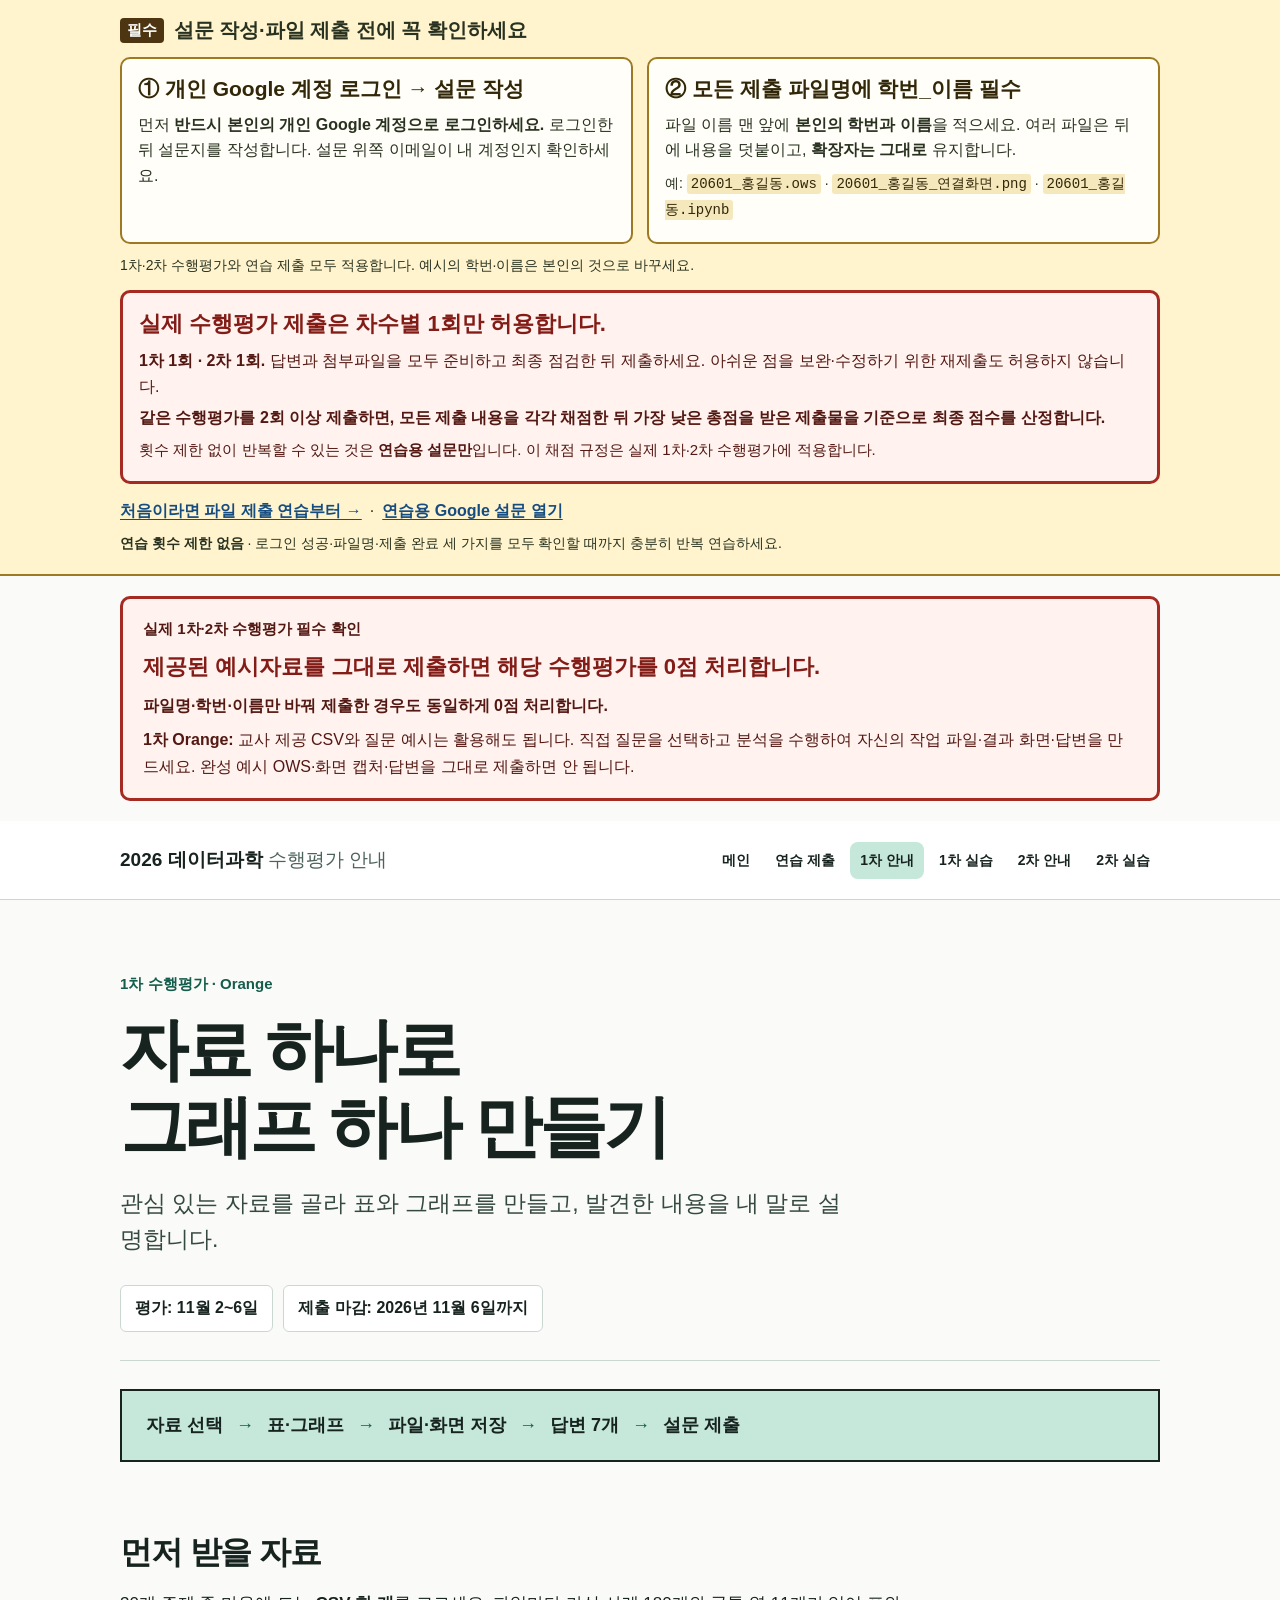
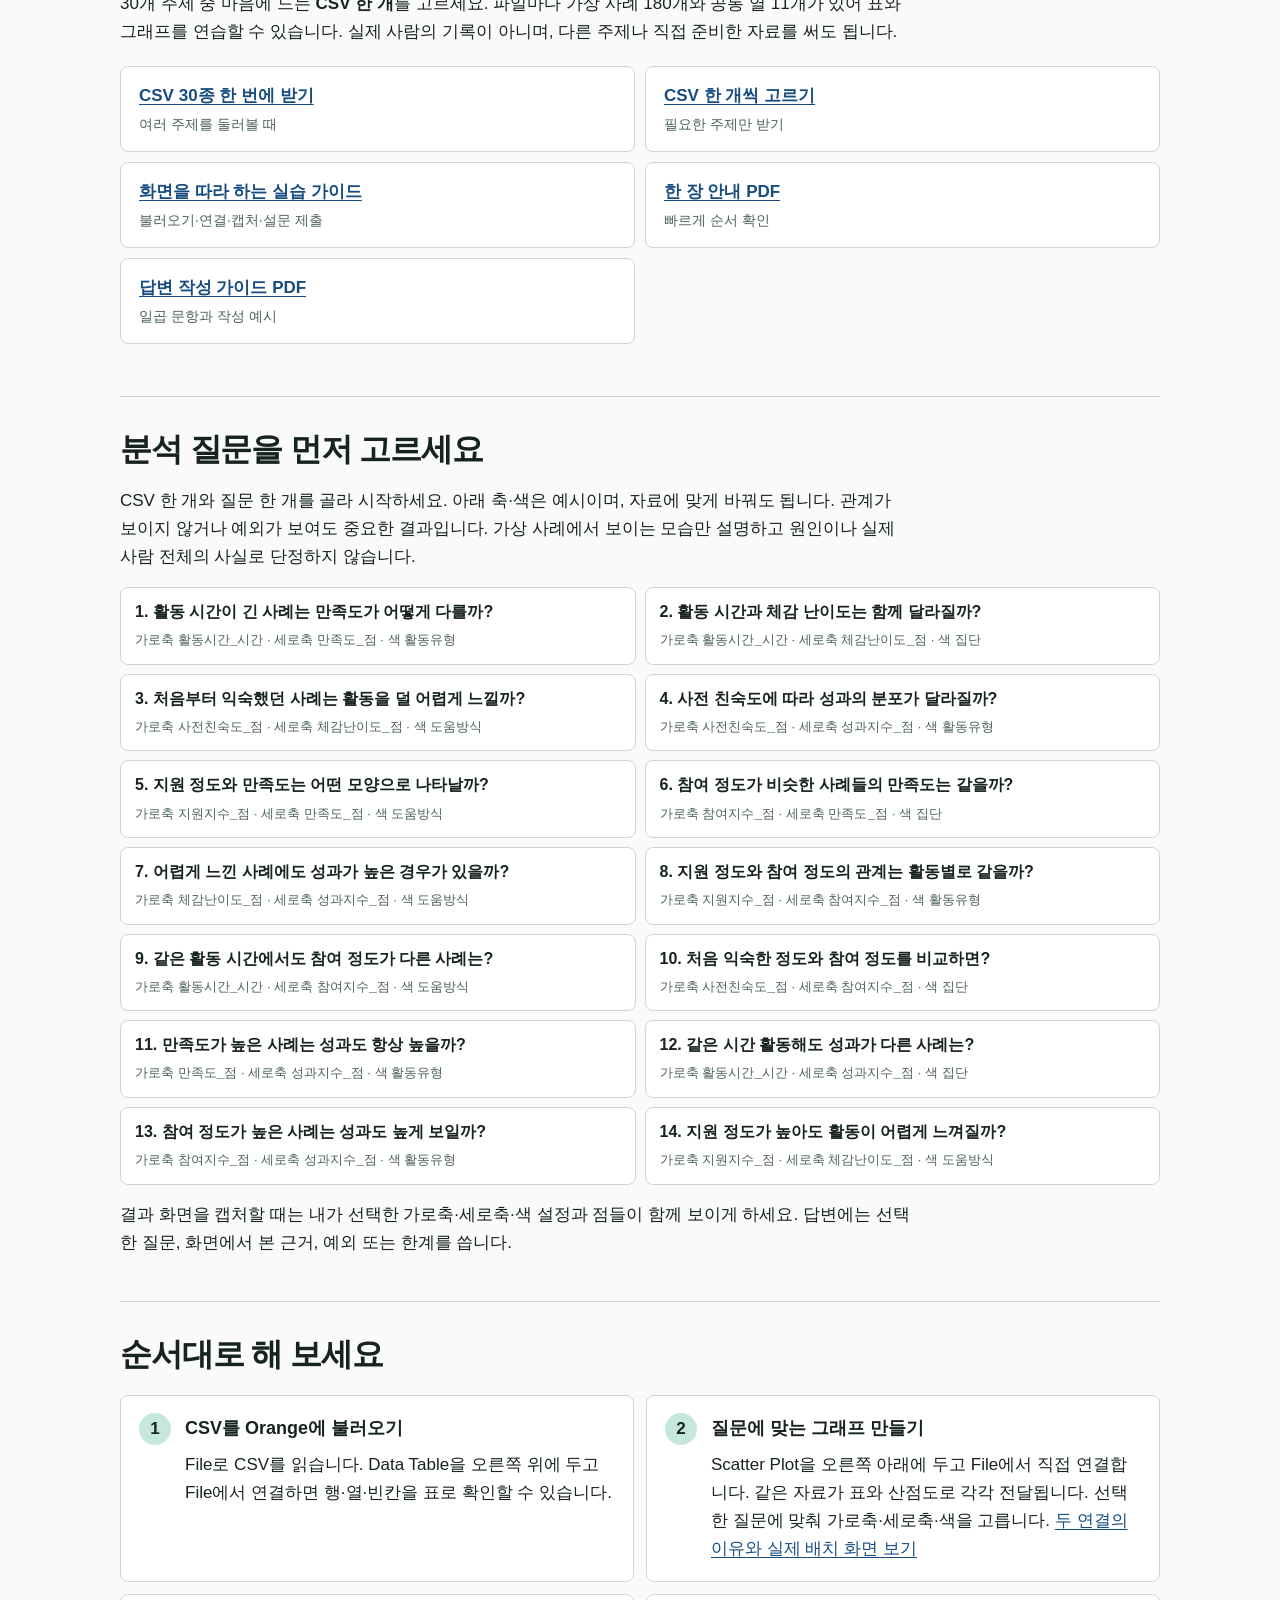
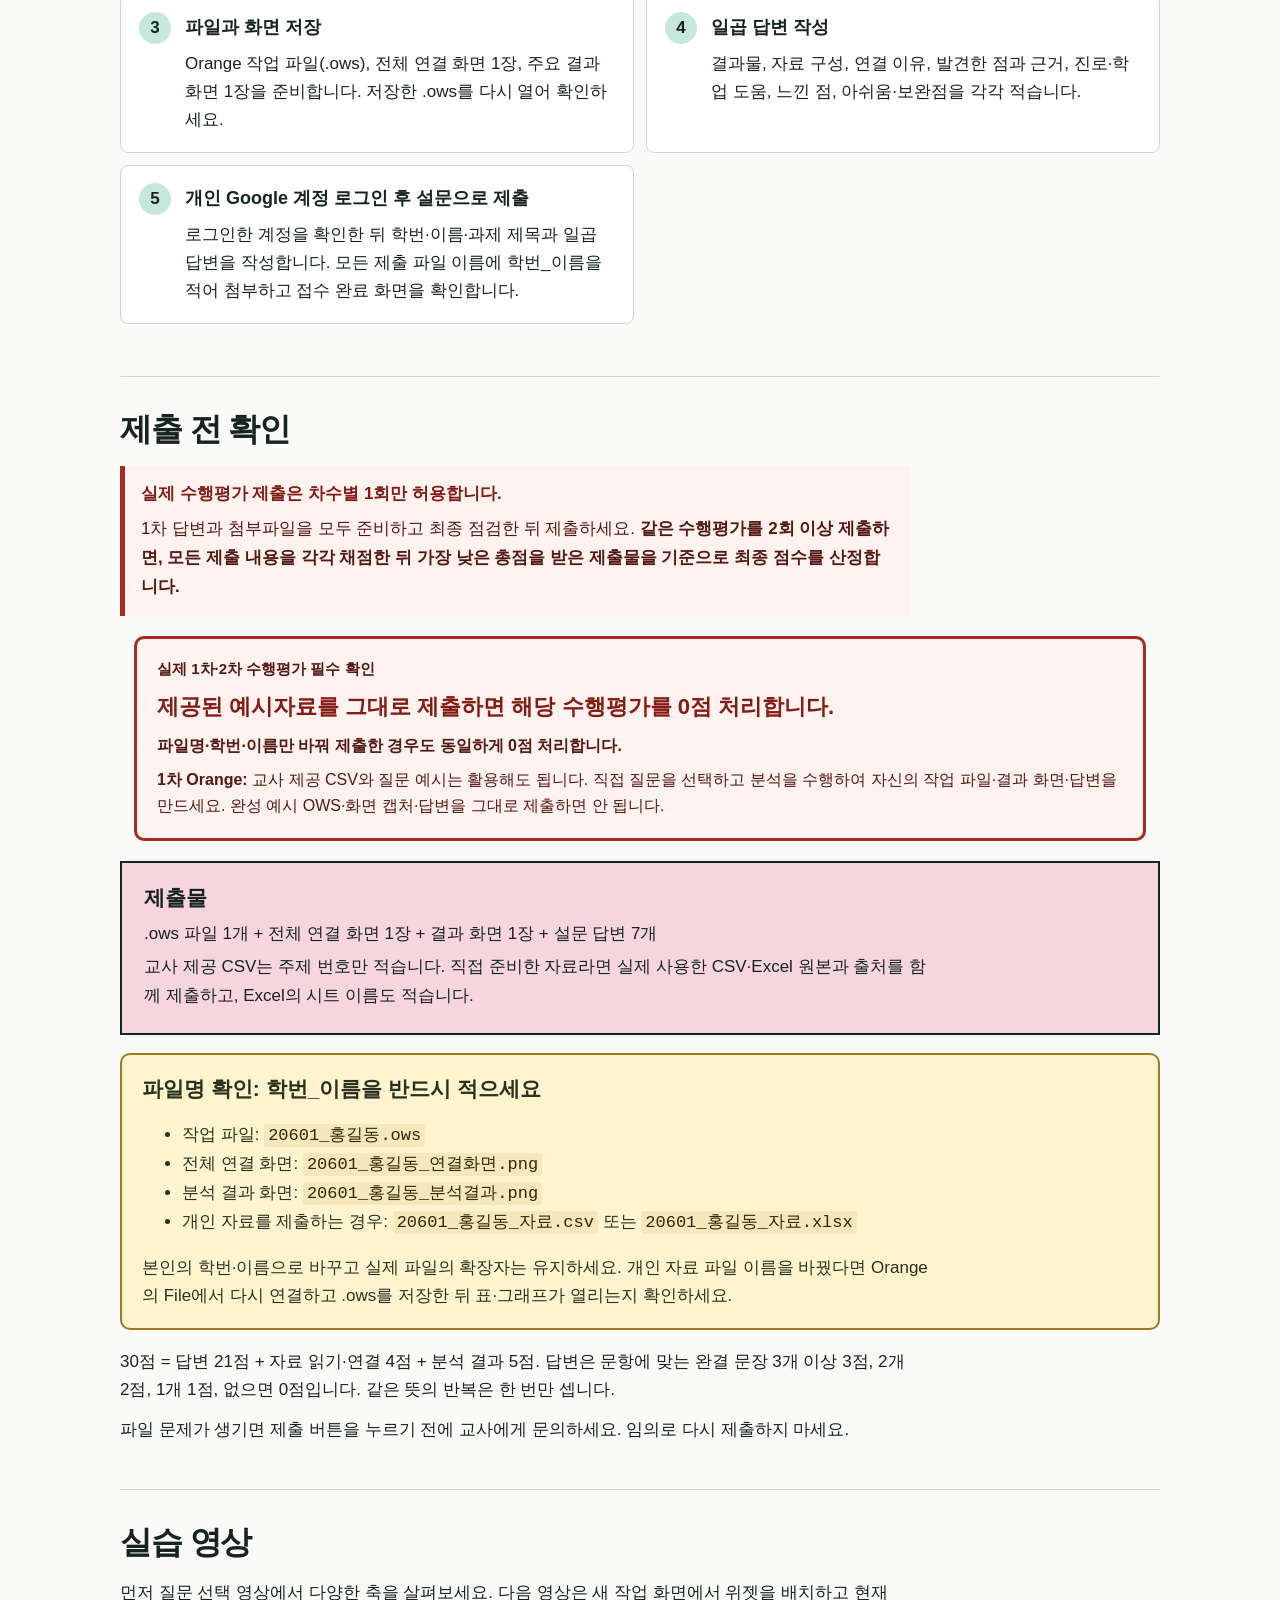
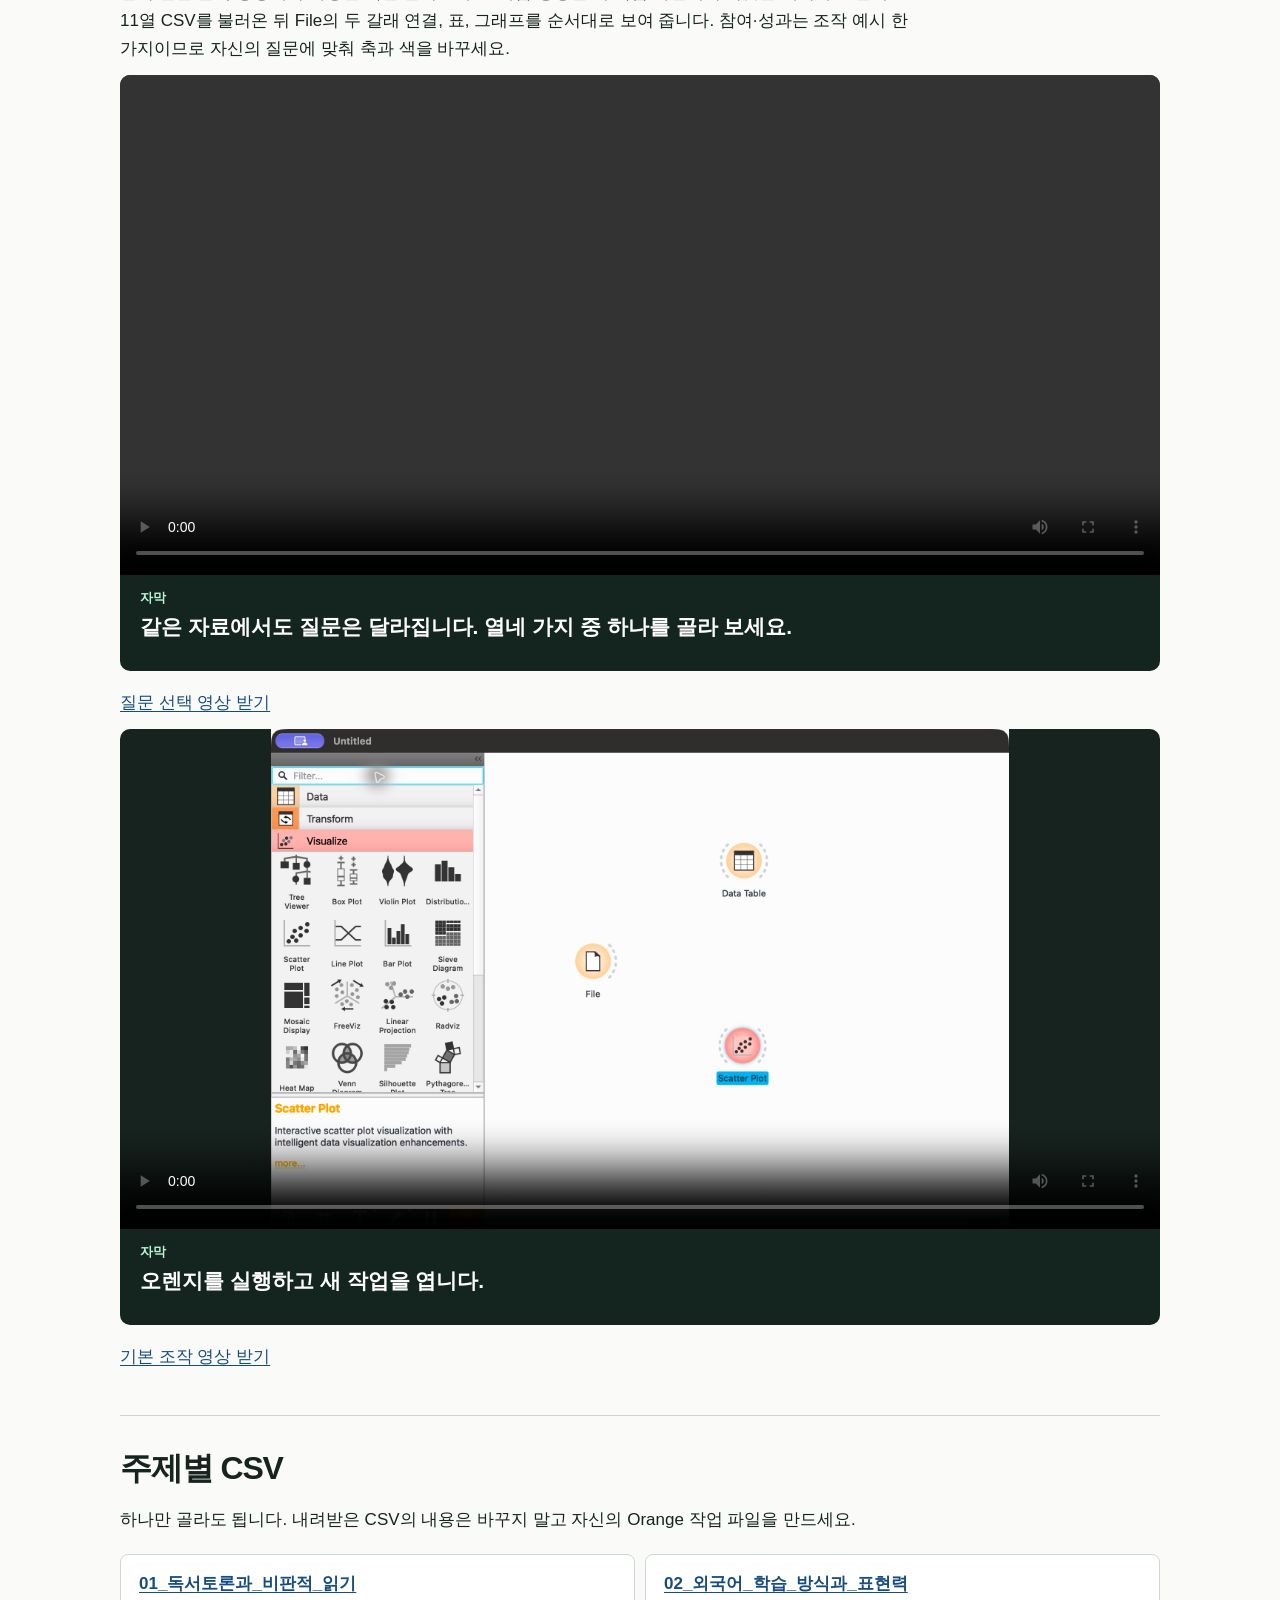
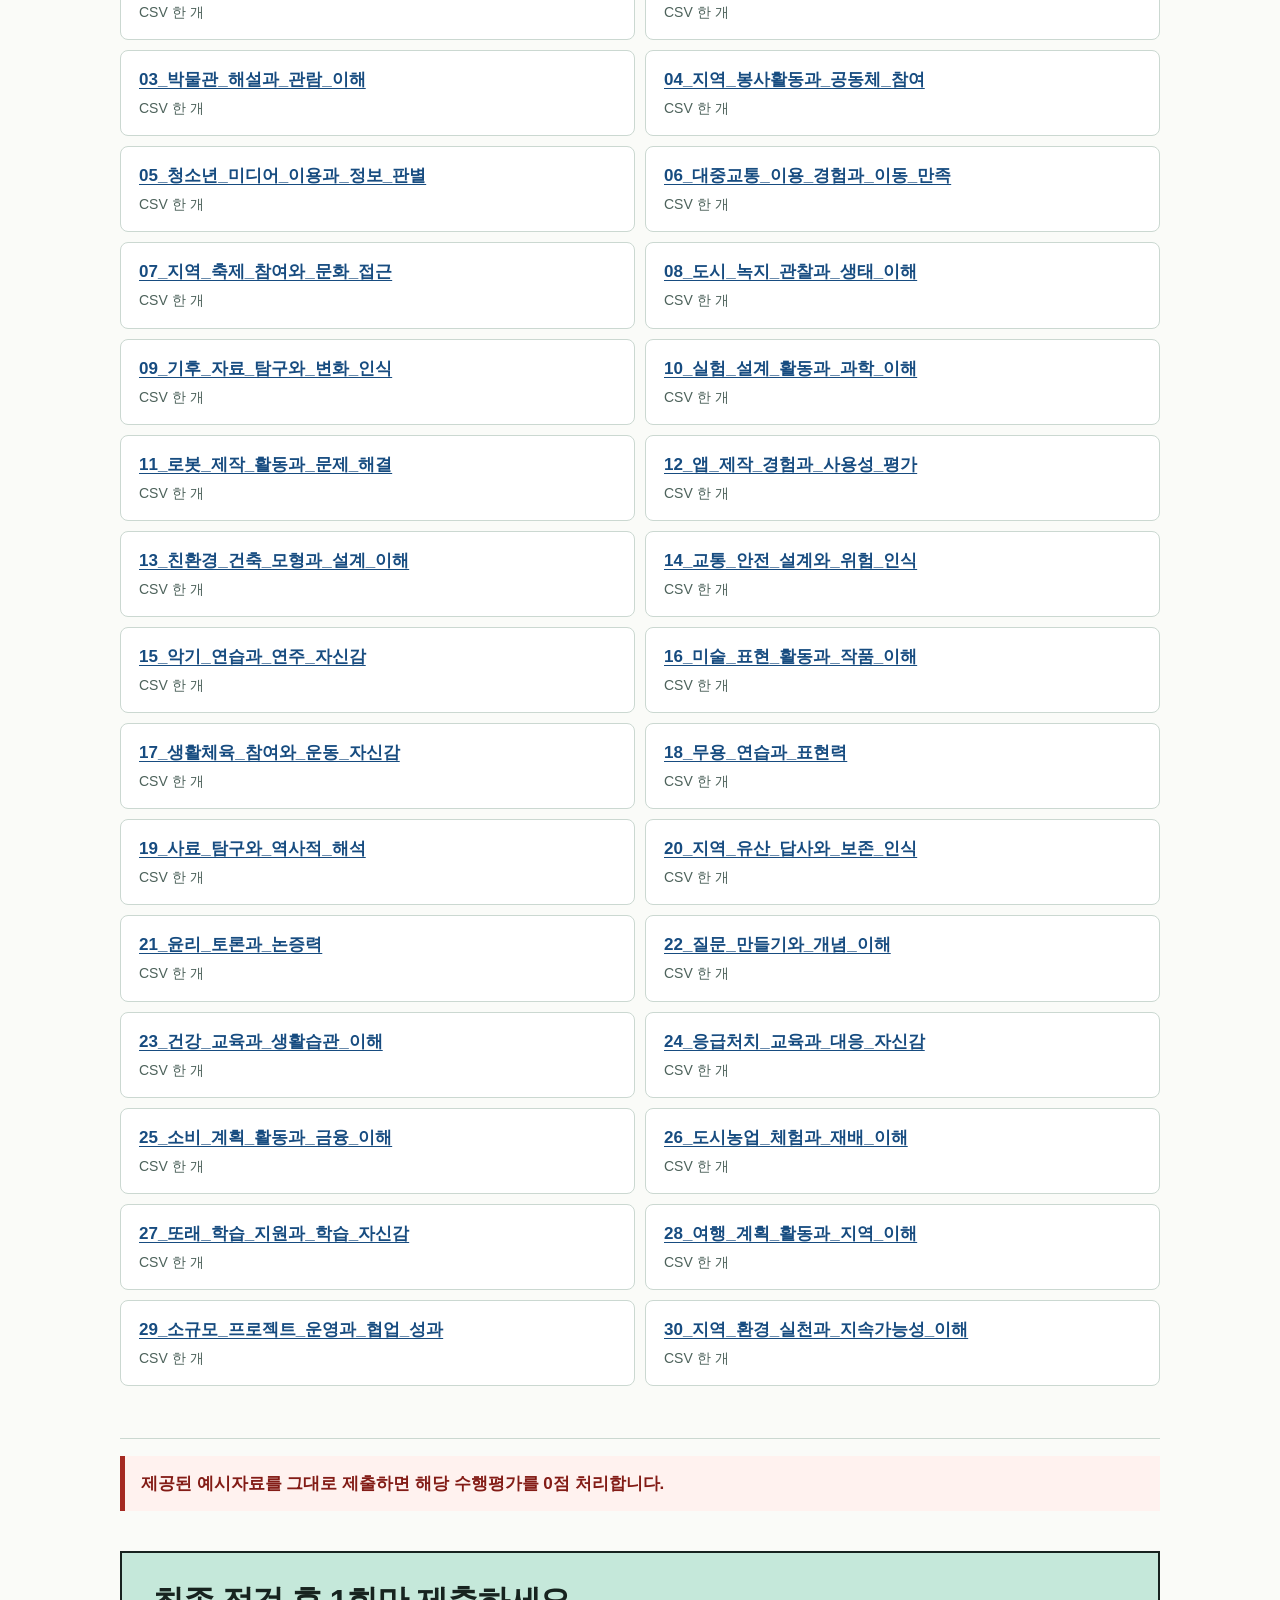
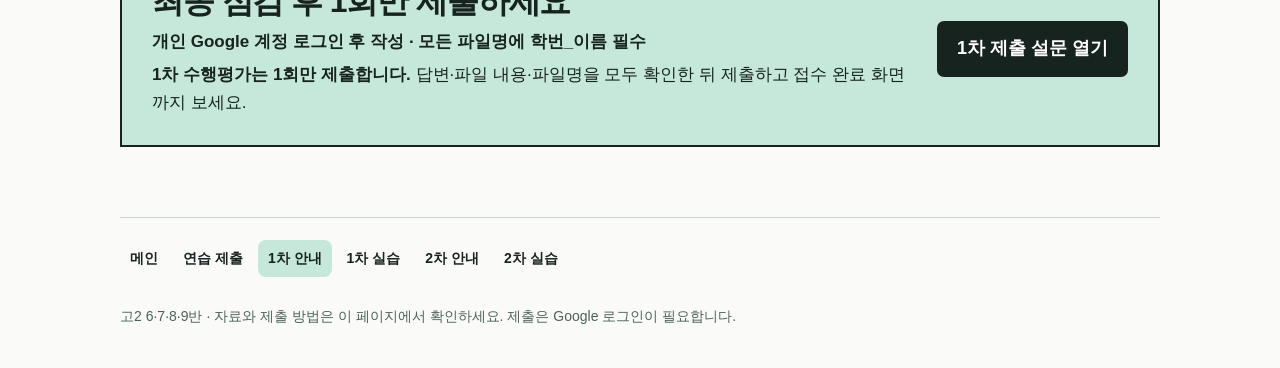
<file: docs/orange.html>
<!doctype html>
<html lang="ko"><head><meta charset="utf-8"><meta name="viewport" content="width=device-width, initial-scale=1">
<meta name="description" content="2026 데이터과학 수행평가 학생 안내와 실습 자료">
<title>1차 Orange 수행평가 · 2026 데이터과학</title><link rel="stylesheet" href="styles.css"><link rel="stylesheet" href="submission-practice.css?v=b8956b1308"><link rel="stylesheet" href="caption-panel.css"><script src="caption-panel.js?v=2bfcfc50e2" defer></script></head>
<body><a class="skip" href="#content">본문으로 바로 가기</a>
<aside class="login-notice" aria-label="제출 전 필수 안내"><div class="login-notice-inner"><p class="submission-notice-title"><span class="login-required">필수</span> 설문 작성·파일 제출 전에 꼭 확인하세요</p><div class="submission-rules"><div class="submission-rule"><strong>① 개인 Google 계정 로그인 → 설문 작성</strong><p>먼저 <b>반드시 본인의 개인 Google 계정으로 로그인하세요.</b> 로그인한 뒤 설문지를 작성합니다. 설문 위쪽 이메일이 내 계정인지 확인하세요.</p></div><div class="submission-rule"><strong>② 모든 제출 파일명에 학번_이름 필수</strong><p>파일 이름 맨 앞에 <b>본인의 학번과 이름</b>을 적으세요. 여러 파일은 뒤에 내용을 덧붙이고, <b>확장자는 그대로</b> 유지합니다.</p><p class="submission-name-example">예: <code>20601_홍길동.ows</code> · <code>20601_홍길동_연결화면.png</code> · <code>20601_홍길동.ipynb</code></p></div></div><p class="submission-scope">1차·2차 수행평가와 연습 제출 모두 적용합니다. 예시의 학번·이름은 본인의 것으로 바꾸세요.</p><div class="single-submission-notice" role="note" aria-label="실제 수행평가 제출 횟수와 중복 제출 채점 규정"><strong>실제 수행평가 제출은 차수별 1회만 허용합니다.</strong><p><b>1차 1회 · 2차 1회.</b> 답변과 첨부파일을 모두 준비하고 최종 점검한 뒤 제출하세요. 아쉬운 점을 보완·수정하기 위한 재제출도 허용하지 않습니다.</p><p><b>같은 수행평가를 2회 이상 제출하면, 모든 제출 내용을 각각 채점한 뒤 가장 낮은 총점을 받은 제출물을 기준으로 최종 점수를 산정합니다.</b></p><p class="submission-practice-exception">횟수 제한 없이 반복할 수 있는 것은 <b>연습용 설문만</b>입니다. 이 채점 규정은 실제 1차·2차 수행평가에 적용합니다.</p></div><div class="login-notice-links"><a class="" href="practice.html">처음이라면 파일 제출 연습부터 →</a> · <a class="" href="https://docs.google.com/forms/d/e/1FAIpQLScZOqpPs9S-6z6NNaMuyRPG4v95KnQXw4QXtG5yP9WdSp2YLQ/viewform" target="_blank" rel="noopener noreferrer">연습용 Google 설문 열기</a></div><p class="practice-repeat-note"><b>연습 횟수 제한 없음</b> · 로그인 성공·파일명·제출 완료 세 가지를 모두 확인할 때까지 충분히 반복 연습하세요.</p></div></aside>
<aside class="example-policy" aria-label="예시자료 그대로 제출 시 0점 안내"><p class="example-policy-scope">실제 1차·2차 수행평가 필수 확인</p><strong class="example-policy-title">제공된 예시자료를 그대로 제출하면 해당 수행평가를 0점 처리합니다.</strong><p><b>파일명·학번·이름만 바꿔 제출한 경우도 동일하게 0점 처리합니다.</b></p><p><b>1차 Orange:</b> 교사 제공 CSV와 질문 예시는 활용해도 됩니다. 직접 질문을 선택하고 분석을 수행하여 자신의 작업 파일·결과 화면·답변을 만드세요. 완성 예시 OWS·화면 캡처·답변을 그대로 제출하면 안 됩니다.</p></aside>
<header class="site-header"><div class="wrap header-inner"><a class="brand" href="index.html">2026 데이터과학 <span>수행평가 안내</span></a>
<nav class="global-nav" aria-label="전체 페이지 빠른 이동"><a href="index.html">메인</a><a href="practice.html">연습 제출</a><a href="orange.html" aria-current="page">1차 안내</a><a href="orange-guide/index.html">1차 실습</a><a href="python.html">2차 안내</a><a href="python-guide/index.html">2차 실습</a></nav></div></header>
<main class="wrap" id="content"><div class="hero"><p class="number">1차 수행평가 · Orange</p><h1>자료 하나로<br>그래프 하나 만들기</h1>
<p class="lead">관심 있는 자료를 골라 표와 그래프를 만들고, 발견한 내용을 내 말로 설명합니다.</p>
<div class="date"><strong>평가: 11월 2~6일</strong><strong>제출 마감: 2026년 11월 6일까지</strong></div>
</div>
<div class="route">자료 선택 <span>→</span> 표·그래프 <span>→</span> 파일·화면 저장 <span>→</span> 답변 7개 <span>→</span> 설문 제출</div><section class="section"><h2>먼저 받을 자료</h2><p>30개 주제 중 마음에 드는 <strong>CSV 한 개</strong>를 고르세요. 파일마다 가상 사례 180개와 공통 열 11개가 있어 표와 그래프를 연습할 수 있습니다. 실제 사람의 기록이 아니며, 다른 주제나 직접 준비한 자료를 써도 됩니다.</p><ul class="resource-list"><li><a class="" href="files/orange-csv-30.zip" download>CSV 30종 한 번에 받기</a><span>여러 주제를 둘러볼 때</span></li><li><a class="" href="#topics">CSV 한 개씩 고르기</a><span>필요한 주제만 받기</span></li><li><a class="" href="orange-guide/index.html">화면을 따라 하는 실습 가이드</a><span>불러오기·연결·캡처·설문 제출</span></li><li><a class="" href="orange-guide/학생용_한장안내.pdf" download>한 장 안내 PDF</a><span>빠르게 순서 확인</span></li><li><a class="" href="orange-guide/설문응답_작성가이드.pdf" download>답변 작성 가이드 PDF</a><span>일곱 문항과 작성 예시</span></li></ul></section><section class="section" id="questions"><h2>분석 질문을 먼저 고르세요</h2><section class="question-choices" id="question-choices"><h2>내 분석 질문 고르기 · 14가지 시작 예시</h2><p>CSV 한 개와 질문 한 개를 골라 시작하세요. 아래 축·색은 예시이며, 자료에 맞게 바꿔도 됩니다. 관계가 보이지 않거나 예외가 보여도 중요한 결과입니다. 가상 사례에서 보이는 모습만 설명하고 원인이나 실제 사람 전체의 사실로 단정하지 않습니다.</p><ol><li><strong>1. 활동 시간이 긴 사례는 만족도가 어떻게 다를까?</strong><span>가로축 <code>활동시간_시간</code> · 세로축 <code>만족도_점</code> · 색 <code>활동유형</code></span></li><li><strong>2. 활동 시간과 체감 난이도는 함께 달라질까?</strong><span>가로축 <code>활동시간_시간</code> · 세로축 <code>체감난이도_점</code> · 색 <code>집단</code></span></li><li><strong>3. 처음부터 익숙했던 사례는 활동을 덜 어렵게 느낄까?</strong><span>가로축 <code>사전친숙도_점</code> · 세로축 <code>체감난이도_점</code> · 색 <code>도움방식</code></span></li><li><strong>4. 사전 친숙도에 따라 성과의 분포가 달라질까?</strong><span>가로축 <code>사전친숙도_점</code> · 세로축 <code>성과지수_점</code> · 색 <code>활동유형</code></span></li><li><strong>5. 지원 정도와 만족도는 어떤 모양으로 나타날까?</strong><span>가로축 <code>지원지수_점</code> · 세로축 <code>만족도_점</code> · 색 <code>도움방식</code></span></li><li><strong>6. 참여 정도가 비슷한 사례들의 만족도는 같을까?</strong><span>가로축 <code>참여지수_점</code> · 세로축 <code>만족도_점</code> · 색 <code>집단</code></span></li><li><strong>7. 어렵게 느낀 사례에도 성과가 높은 경우가 있을까?</strong><span>가로축 <code>체감난이도_점</code> · 세로축 <code>성과지수_점</code> · 색 <code>도움방식</code></span></li><li><strong>8. 지원 정도와 참여 정도의 관계는 활동별로 같을까?</strong><span>가로축 <code>지원지수_점</code> · 세로축 <code>참여지수_점</code> · 색 <code>활동유형</code></span></li><li><strong>9. 같은 활동 시간에서도 참여 정도가 다른 사례는?</strong><span>가로축 <code>활동시간_시간</code> · 세로축 <code>참여지수_점</code> · 색 <code>도움방식</code></span></li><li><strong>10. 처음 익숙한 정도와 참여 정도를 비교하면?</strong><span>가로축 <code>사전친숙도_점</code> · 세로축 <code>참여지수_점</code> · 색 <code>집단</code></span></li><li><strong>11. 만족도가 높은 사례는 성과도 항상 높을까?</strong><span>가로축 <code>만족도_점</code> · 세로축 <code>성과지수_점</code> · 색 <code>활동유형</code></span></li><li><strong>12. 같은 시간 활동해도 성과가 다른 사례는?</strong><span>가로축 <code>활동시간_시간</code> · 세로축 <code>성과지수_점</code> · 색 <code>집단</code></span></li><li><strong>13. 참여 정도가 높은 사례는 성과도 높게 보일까?</strong><span>가로축 <code>참여지수_점</code> · 세로축 <code>성과지수_점</code> · 색 <code>활동유형</code></span></li><li><strong>14. 지원 정도가 높아도 활동이 어렵게 느껴질까?</strong><span>가로축 <code>지원지수_점</code> · 세로축 <code>체감난이도_점</code> · 색 <code>도움방식</code></span></li></ol><p>결과 화면을 캡처할 때는 내가 선택한 가로축·세로축·색 설정과 점들이 함께 보이게 하세요. 답변에는 선택한 질문, 화면에서 본 근거, 예외 또는 한계를 씁니다.</p></section></section><section class="section" id="steps"><h2>순서대로 해 보세요</h2><ol class="steps"><li><strong>CSV를 Orange에 불러오기</strong><p>File로 CSV를 읽습니다. Data Table을 오른쪽 위에 두고 File에서 연결하면 행·열·빈칸을 표로 확인할 수 있습니다.</p></li>
<li><strong>질문에 맞는 그래프 만들기</strong><p>Scatter Plot을 오른쪽 아래에 두고 File에서 직접 연결합니다. 같은 자료가 표와 산점도로 각각 전달됩니다. 선택한 질문에 맞춰 가로축·세로축·색을 고릅니다. <a href="orange-guide/index.html#practice">두 연결의 이유와 실제 배치 화면 보기</a></p></li>
<li><strong>파일과 화면 저장</strong><p>Orange 작업 파일(.ows), 전체 연결 화면 1장, 주요 결과 화면 1장을 준비합니다. 저장한 .ows를 다시 열어 확인하세요.</p></li>
<li><strong>일곱 답변 작성</strong><p>결과물, 자료 구성, 연결 이유, 발견한 점과 근거, 진로·학업 도움, 느낀 점, 아쉬움·보완점을 각각 적습니다.</p></li>
<li><strong>개인 Google 계정 로그인 후 설문으로 제출</strong><p>로그인한 계정을 확인한 뒤 학번·이름·과제 제목과 일곱 답변을 작성합니다. 모든 제출 파일 이름에 학번_이름을 적어 첨부하고 접수 완료 화면을 확인합니다.</p></li></ol></section><section class="section"><h2>제출 전 확인</h2><p class="single-submission-inline"><strong>실제 수행평가 제출은 차수별 1회만 허용합니다.</strong> 1차 답변과 첨부파일을 모두 준비하고 최종 점검한 뒤 제출하세요. <b>같은 수행평가를 2회 이상 제출하면, 모든 제출 내용을 각각 채점한 뒤 가장 낮은 총점을 받은 제출물을 기준으로 최종 점수를 산정합니다.</b></p><aside class="example-policy" aria-label="예시자료 그대로 제출 시 0점 안내"><p class="example-policy-scope">실제 1차·2차 수행평가 필수 확인</p><strong class="example-policy-title">제공된 예시자료를 그대로 제출하면 해당 수행평가를 0점 처리합니다.</strong><p><b>파일명·학번·이름만 바꿔 제출한 경우도 동일하게 0점 처리합니다.</b></p><p><b>1차 Orange:</b> 교사 제공 CSV와 질문 예시는 활용해도 됩니다. 직접 질문을 선택하고 분석을 수행하여 자신의 작업 파일·결과 화면·답변을 만드세요. 완성 예시 OWS·화면 캡처·답변을 그대로 제출하면 안 됩니다.</p></aside><div class="callout"><strong>제출물</strong><p>.ows 파일 1개 + 전체 연결 화면 1장 + 결과 화면 1장 + 설문 답변 7개</p><p>교사 제공 CSV는 주제 번호만 적습니다. 직접 준비한 자료라면 실제 사용한 CSV·Excel 원본과 출처를 함께 제출하고, Excel의 시트 이름도 적습니다.</p></div>
<div class="filename-check"><strong>파일명 확인: 학번_이름을 반드시 적으세요</strong><ul><li>작업 파일: <code>20601_홍길동.ows</code></li><li>전체 연결 화면: <code>20601_홍길동_연결화면.png</code></li><li>분석 결과 화면: <code>20601_홍길동_분석결과.png</code></li><li>개인 자료를 제출하는 경우: <code>20601_홍길동_자료.csv</code> 또는 <code>20601_홍길동_자료.xlsx</code></li></ul><p>본인의 학번·이름으로 바꾸고 실제 파일의 확장자는 유지하세요. 개인 자료 파일 이름을 바꿨다면 Orange의 File에서 다시 연결하고 .ows를 저장한 뒤 표·그래프가 열리는지 확인하세요.</p></div>
<p>30점 = 답변 21점 + 자료 읽기·연결 4점 + 분석 결과 5점. 답변은 문항에 맞는 완결 문장 3개 이상 3점, 2개 2점, 1개 1점, 없으면 0점입니다. 같은 뜻의 반복은 한 번만 셉니다.</p>
<p>파일 문제가 생기면 제출 버튼을 누르기 전에 교사에게 문의하세요. 임의로 다시 제출하지 마세요.</p></section><section class="section"><h2>실습 영상</h2><p>먼저 질문 선택 영상에서 다양한 축을 살펴보세요. 다음 영상은 새 작업 화면에서 위젯을 배치하고 현재 11열 CSV를 불러온 뒤 File의 두 갈래 연결, 표, 그래프를 순서대로 보여 줍니다. 참여·성과는 조작 예시 한 가지이므로 자신의 질문에 맞춰 축과 색을 바꾸세요.</p><video controls preload="metadata" width="100%"><source src="orange-guide/question-choices.mp4?v=3b12cbda95" type="video/mp4"><track kind="captions" src="orange-guide/question-choices.vtt?v=bc3dea5969" srclang="ko" label="한국어" default></video><p><a class="" href="orange-guide/question-choices.mp4?v=3b12cbda95" download>질문 선택 영상 받기</a></p><video controls preload="metadata" width="100%" poster="orange-guide/assets/csv_video_start.png?v=b52ebec86f"><source src="orange-guide/manual.mp4?v=5c98830a7c" type="video/mp4"><track kind="captions" src="orange-guide/subtitles.vtt?v=b6bb4378dd" srclang="ko" label="한국어" default></video><p><a class="" href="orange-guide/manual.mp4?v=5c98830a7c" download>기본 조작 영상 받기</a></p></section><section class="section" id="topics"><h2>주제별 CSV</h2><p>하나만 골라도 됩니다. 내려받은 CSV의 내용은 바꾸지 말고 자신의 Orange 작업 파일을 만드세요.</p><ul class="topic-list"><li><a class="" href="orange-guide/downloads/학생배포/CSV/01_독서토론과_비판적_읽기.csv" download>01_독서토론과_비판적_읽기</a><span>CSV 한 개</span></li><li><a class="" href="orange-guide/downloads/학생배포/CSV/02_외국어_학습_방식과_표현력.csv" download>02_외국어_학습_방식과_표현력</a><span>CSV 한 개</span></li><li><a class="" href="orange-guide/downloads/학생배포/CSV/03_박물관_해설과_관람_이해.csv" download>03_박물관_해설과_관람_이해</a><span>CSV 한 개</span></li><li><a class="" href="orange-guide/downloads/학생배포/CSV/04_지역_봉사활동과_공동체_참여.csv" download>04_지역_봉사활동과_공동체_참여</a><span>CSV 한 개</span></li><li><a class="" href="orange-guide/downloads/학생배포/CSV/05_청소년_미디어_이용과_정보_판별.csv" download>05_청소년_미디어_이용과_정보_판별</a><span>CSV 한 개</span></li><li><a class="" href="orange-guide/downloads/학생배포/CSV/06_대중교통_이용_경험과_이동_만족.csv" download>06_대중교통_이용_경험과_이동_만족</a><span>CSV 한 개</span></li><li><a class="" href="orange-guide/downloads/학생배포/CSV/07_지역_축제_참여와_문화_접근.csv" download>07_지역_축제_참여와_문화_접근</a><span>CSV 한 개</span></li><li><a class="" href="orange-guide/downloads/학생배포/CSV/08_도시_녹지_관찰과_생태_이해.csv" download>08_도시_녹지_관찰과_생태_이해</a><span>CSV 한 개</span></li><li><a class="" href="orange-guide/downloads/학생배포/CSV/09_기후_자료_탐구와_변화_인식.csv" download>09_기후_자료_탐구와_변화_인식</a><span>CSV 한 개</span></li><li><a class="" href="orange-guide/downloads/학생배포/CSV/10_실험_설계_활동과_과학_이해.csv" download>10_실험_설계_활동과_과학_이해</a><span>CSV 한 개</span></li><li><a class="" href="orange-guide/downloads/학생배포/CSV/11_로봇_제작_활동과_문제_해결.csv" download>11_로봇_제작_활동과_문제_해결</a><span>CSV 한 개</span></li><li><a class="" href="orange-guide/downloads/학생배포/CSV/12_앱_제작_경험과_사용성_평가.csv" download>12_앱_제작_경험과_사용성_평가</a><span>CSV 한 개</span></li><li><a class="" href="orange-guide/downloads/학생배포/CSV/13_친환경_건축_모형과_설계_이해.csv" download>13_친환경_건축_모형과_설계_이해</a><span>CSV 한 개</span></li><li><a class="" href="orange-guide/downloads/학생배포/CSV/14_교통_안전_설계와_위험_인식.csv" download>14_교통_안전_설계와_위험_인식</a><span>CSV 한 개</span></li><li><a class="" href="orange-guide/downloads/학생배포/CSV/15_악기_연습과_연주_자신감.csv" download>15_악기_연습과_연주_자신감</a><span>CSV 한 개</span></li><li><a class="" href="orange-guide/downloads/학생배포/CSV/16_미술_표현_활동과_작품_이해.csv" download>16_미술_표현_활동과_작품_이해</a><span>CSV 한 개</span></li><li><a class="" href="orange-guide/downloads/학생배포/CSV/17_생활체육_참여와_운동_자신감.csv" download>17_생활체육_참여와_운동_자신감</a><span>CSV 한 개</span></li><li><a class="" href="orange-guide/downloads/학생배포/CSV/18_무용_연습과_표현력.csv" download>18_무용_연습과_표현력</a><span>CSV 한 개</span></li><li><a class="" href="orange-guide/downloads/학생배포/CSV/19_사료_탐구와_역사적_해석.csv" download>19_사료_탐구와_역사적_해석</a><span>CSV 한 개</span></li><li><a class="" href="orange-guide/downloads/학생배포/CSV/20_지역_유산_답사와_보존_인식.csv" download>20_지역_유산_답사와_보존_인식</a><span>CSV 한 개</span></li><li><a class="" href="orange-guide/downloads/학생배포/CSV/21_윤리_토론과_논증력.csv" download>21_윤리_토론과_논증력</a><span>CSV 한 개</span></li><li><a class="" href="orange-guide/downloads/학생배포/CSV/22_질문_만들기와_개념_이해.csv" download>22_질문_만들기와_개념_이해</a><span>CSV 한 개</span></li><li><a class="" href="orange-guide/downloads/학생배포/CSV/23_건강_교육과_생활습관_이해.csv" download>23_건강_교육과_생활습관_이해</a><span>CSV 한 개</span></li><li><a class="" href="orange-guide/downloads/학생배포/CSV/24_응급처치_교육과_대응_자신감.csv" download>24_응급처치_교육과_대응_자신감</a><span>CSV 한 개</span></li><li><a class="" href="orange-guide/downloads/학생배포/CSV/25_소비_계획_활동과_금융_이해.csv" download>25_소비_계획_활동과_금융_이해</a><span>CSV 한 개</span></li><li><a class="" href="orange-guide/downloads/학생배포/CSV/26_도시농업_체험과_재배_이해.csv" download>26_도시농업_체험과_재배_이해</a><span>CSV 한 개</span></li><li><a class="" href="orange-guide/downloads/학생배포/CSV/27_또래_학습_지원과_학습_자신감.csv" download>27_또래_학습_지원과_학습_자신감</a><span>CSV 한 개</span></li><li><a class="" href="orange-guide/downloads/학생배포/CSV/28_여행_계획_활동과_지역_이해.csv" download>28_여행_계획_활동과_지역_이해</a><span>CSV 한 개</span></li><li><a class="" href="orange-guide/downloads/학생배포/CSV/29_소규모_프로젝트_운영과_협업_성과.csv" download>29_소규모_프로젝트_운영과_협업_성과</a><span>CSV 한 개</span></li><li><a class="" href="orange-guide/downloads/학생배포/CSV/30_지역_환경_실천과_지속가능성_이해.csv" download>30_지역_환경_실천과_지속가능성_이해</a><span>CSV 한 개</span></li></ul></section><p class="example-policy-inline"><strong>제공된 예시자료를 그대로 제출하면 해당 수행평가를 0점 처리합니다.</strong></p><div class="submit"><div><h2>최종 점검 후 1회만 제출하세요</h2><p><strong>개인 Google 계정 로그인 후 작성 · 모든 파일명에 학번_이름 필수</strong></p><p><b>1차 수행평가는 1회만 제출합니다.</b> 답변·파일 내용·파일명을 모두 확인한 뒤 제출하고 접수 완료 화면까지 보세요.</p></div><a class="button" href="https://docs.google.com/forms/d/e/1FAIpQLSel8D22f8y8r0tWJYpux0EIqAKeGsD56wiYdUVHdgLPBNUaJA/viewform" target="_blank" rel="noopener noreferrer">1차 제출 설문 열기</a></div></main><footer class="wrap footer"><nav class="global-nav" aria-label="전체 페이지 빠른 이동"><a href="index.html">메인</a><a href="practice.html">연습 제출</a><a href="orange.html" aria-current="page">1차 안내</a><a href="orange-guide/index.html">1차 실습</a><a href="python.html">2차 안내</a><a href="python-guide/index.html">2차 실습</a></nav><p>고2 6·7·8·9반 · 자료와 제출 방법은 이 페이지에서 확인하세요. 제출은 Google 로그인이 필요합니다.</p></footer>
</body></html>
</file>
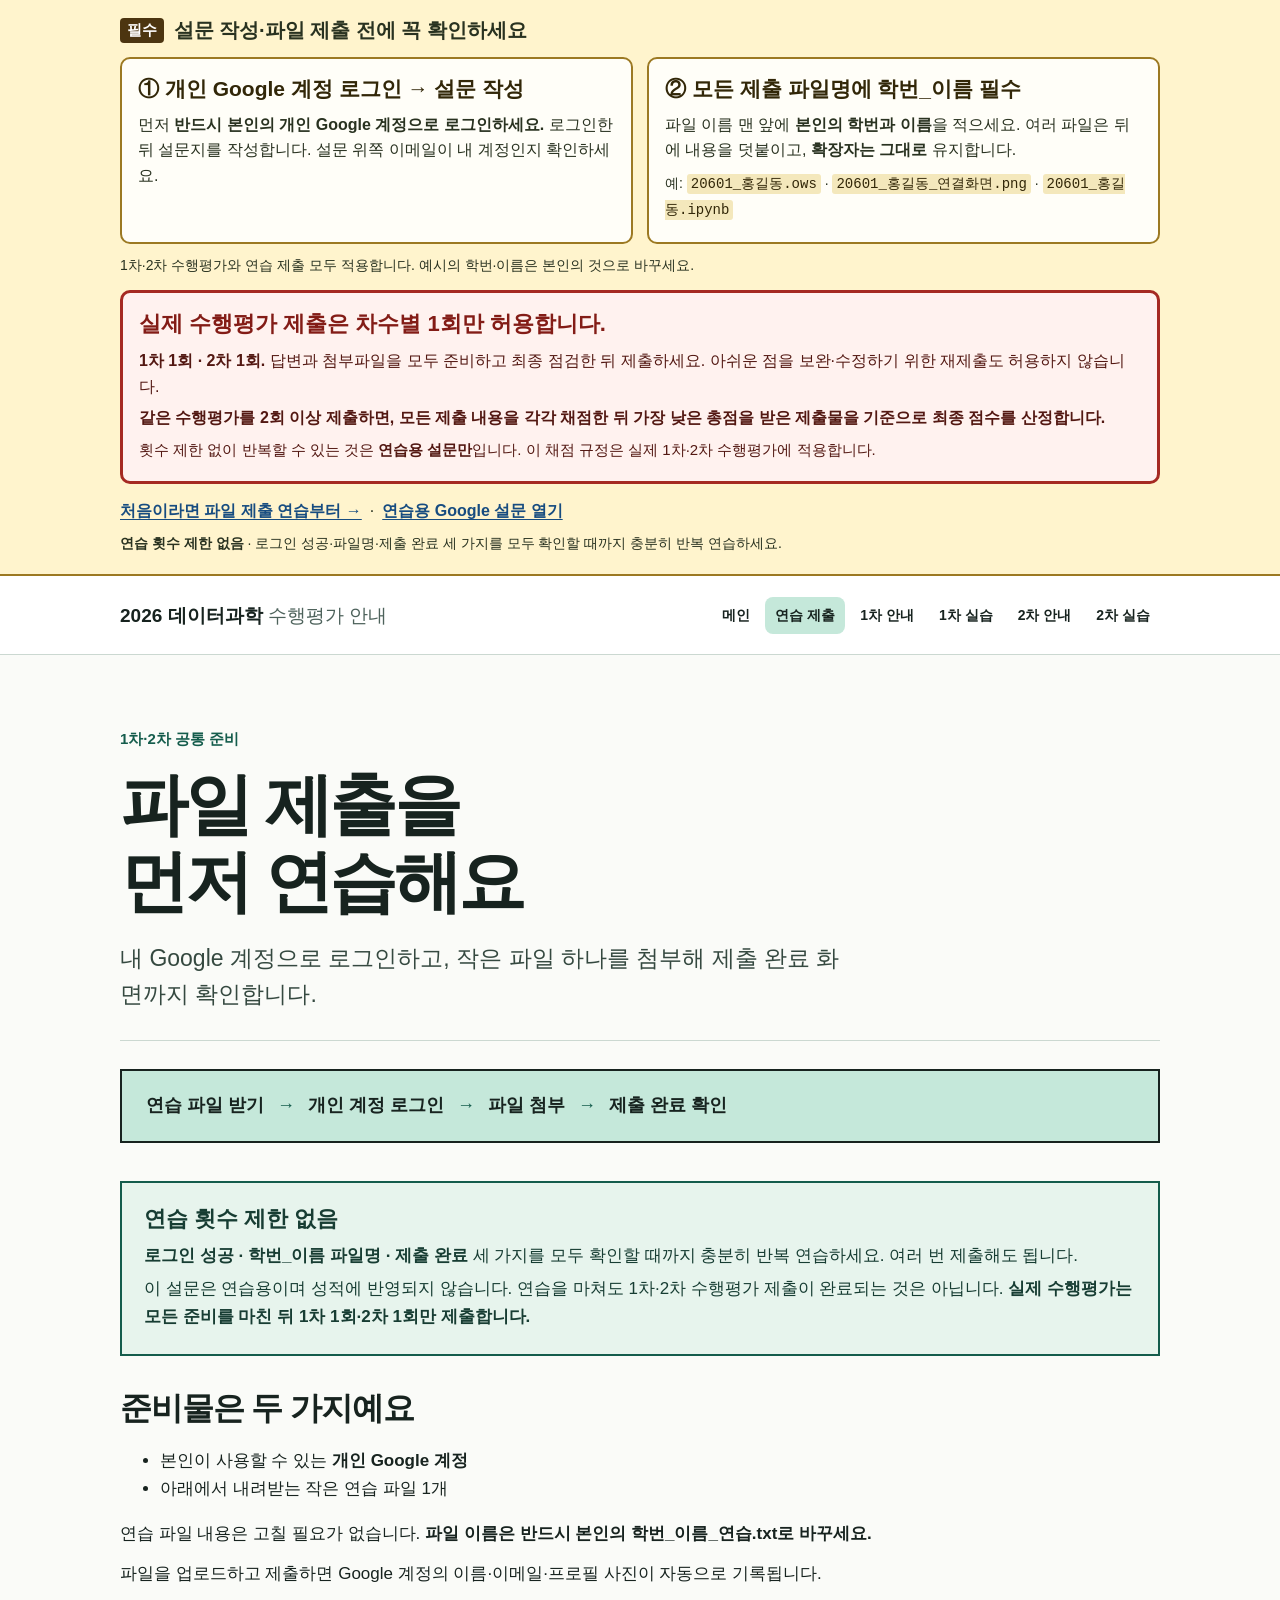
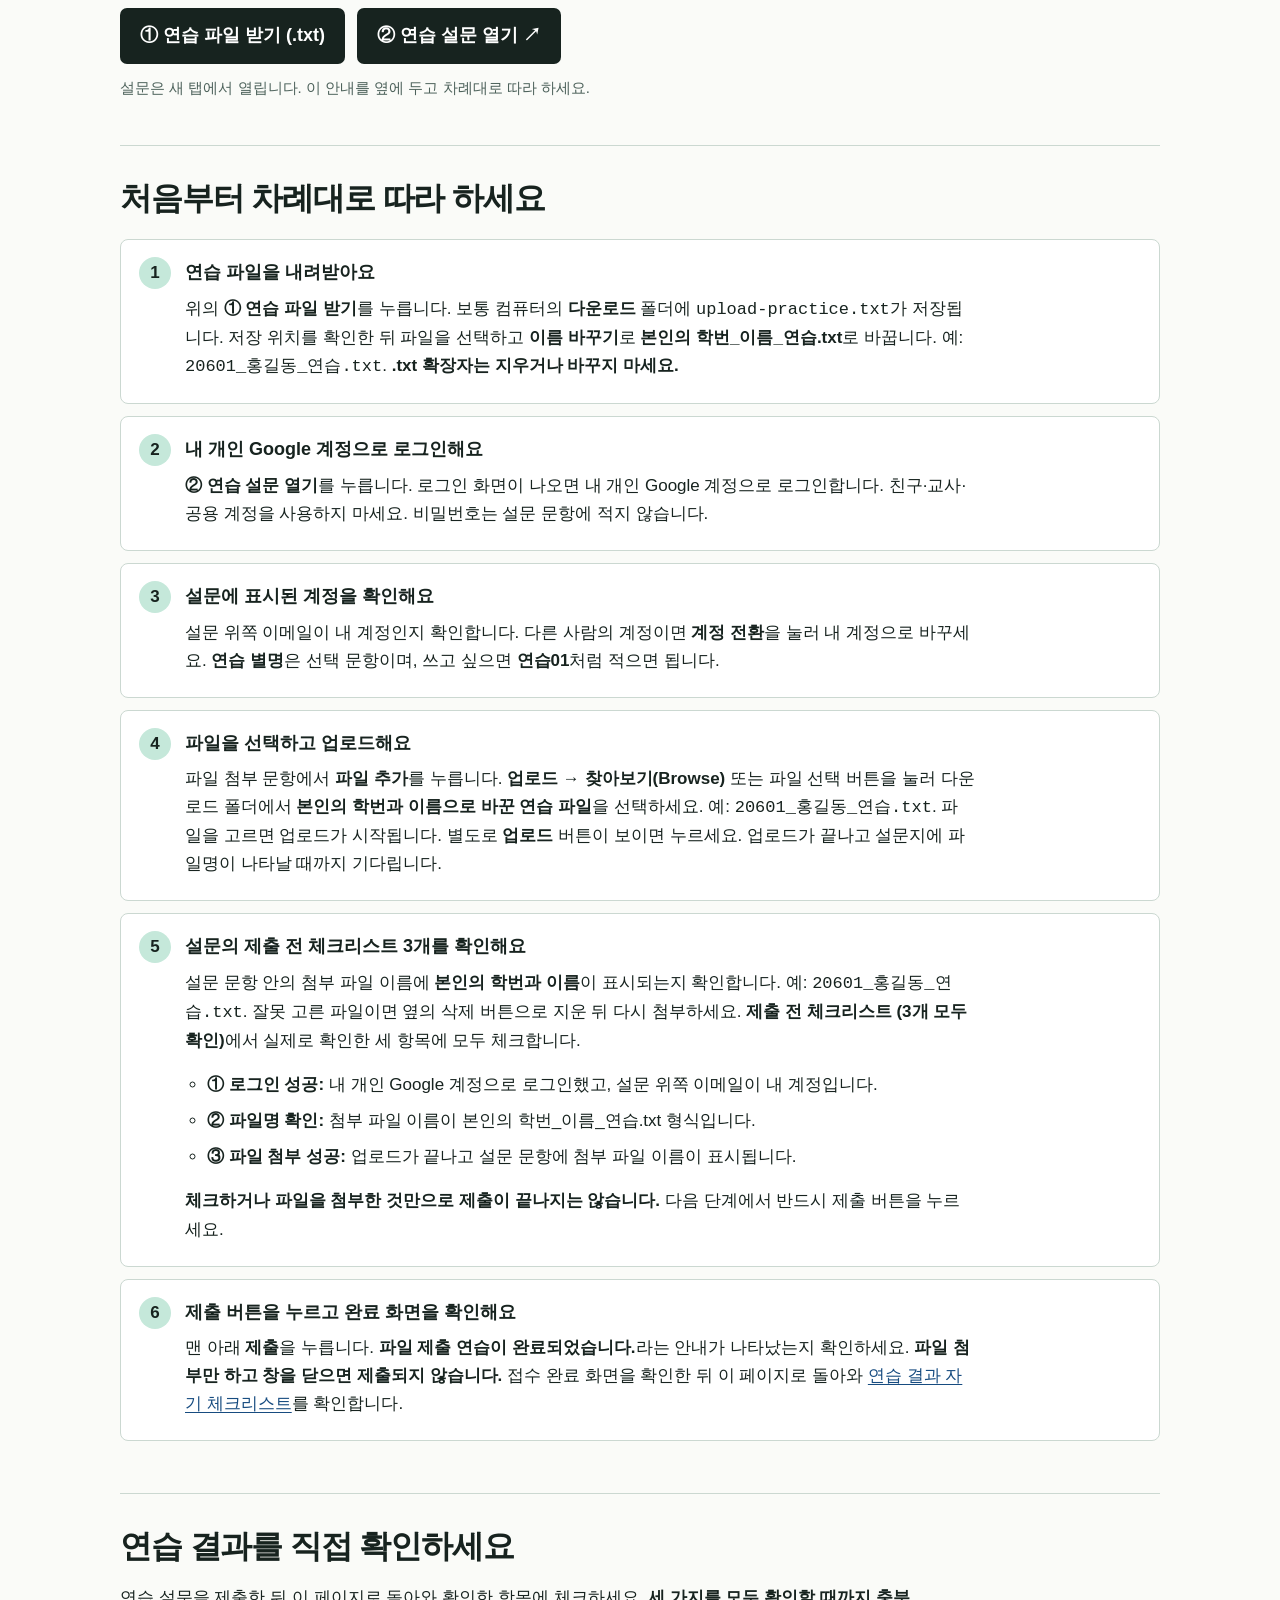
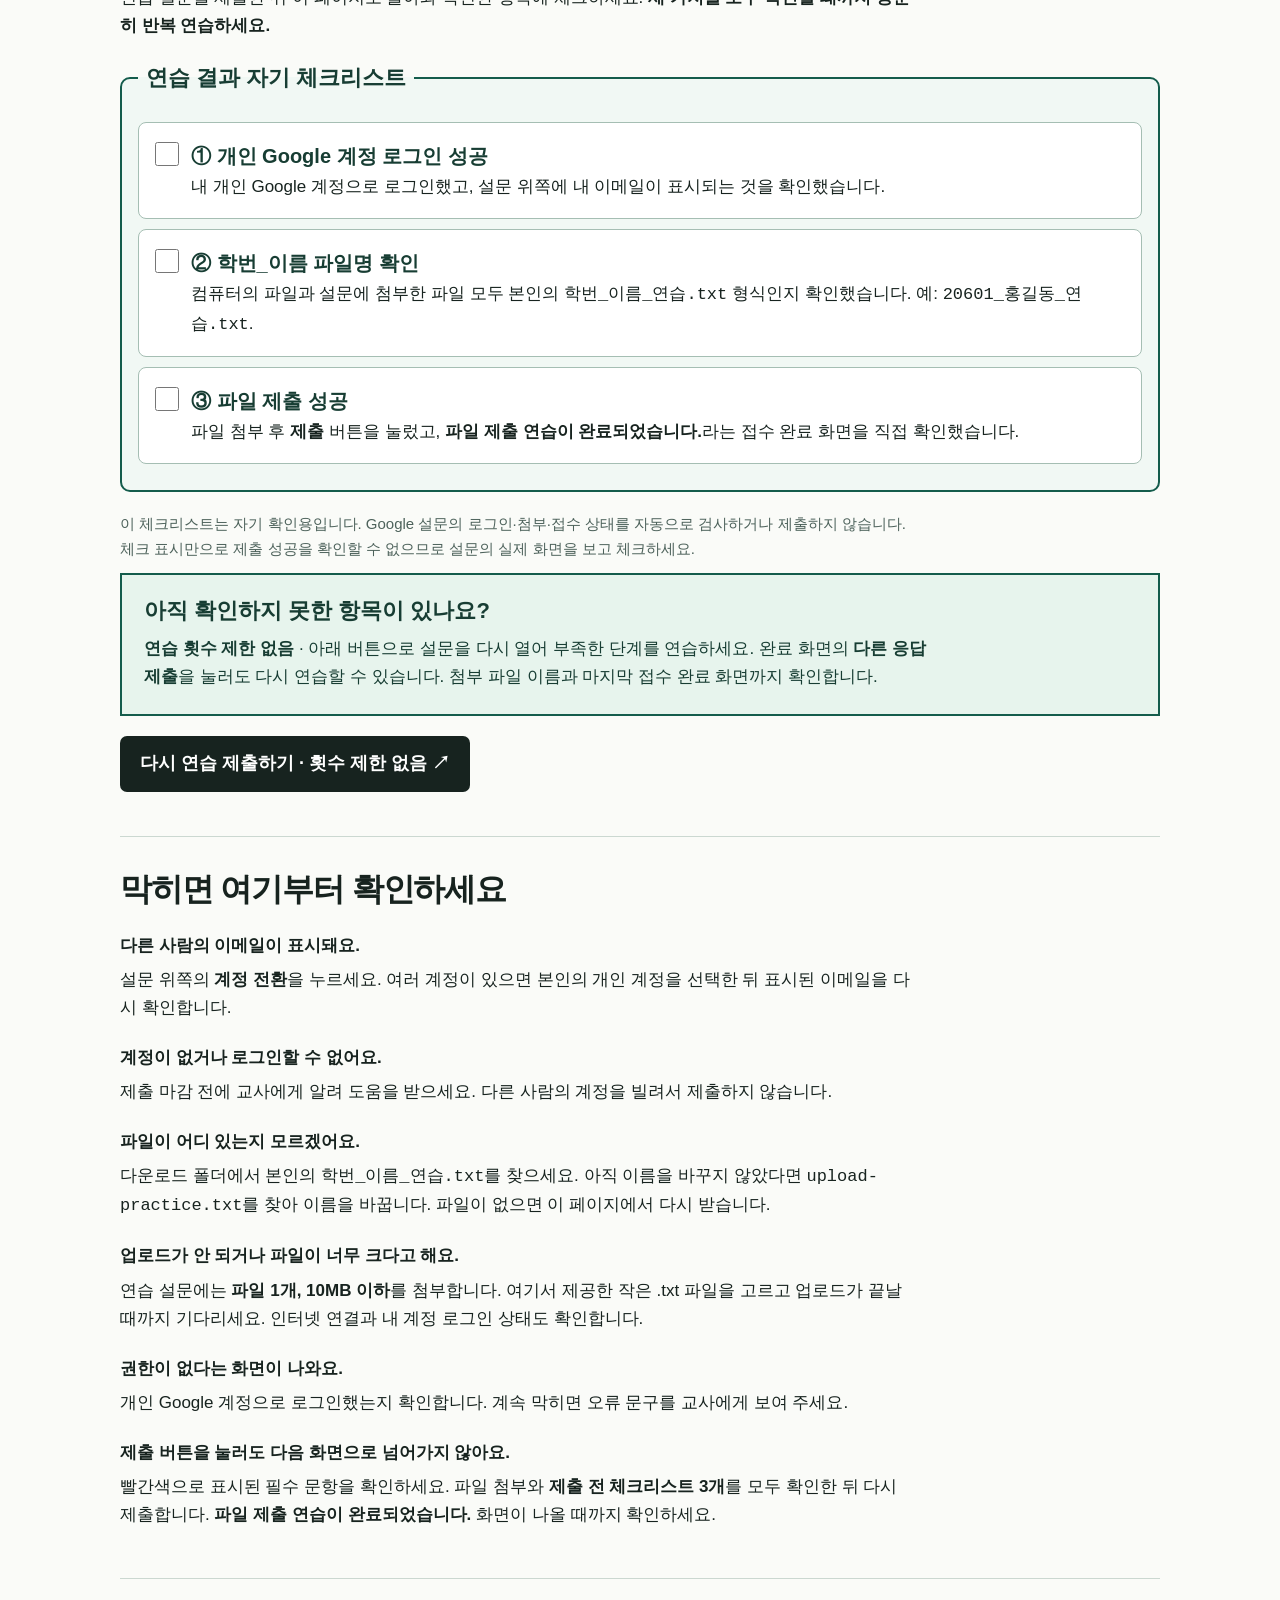
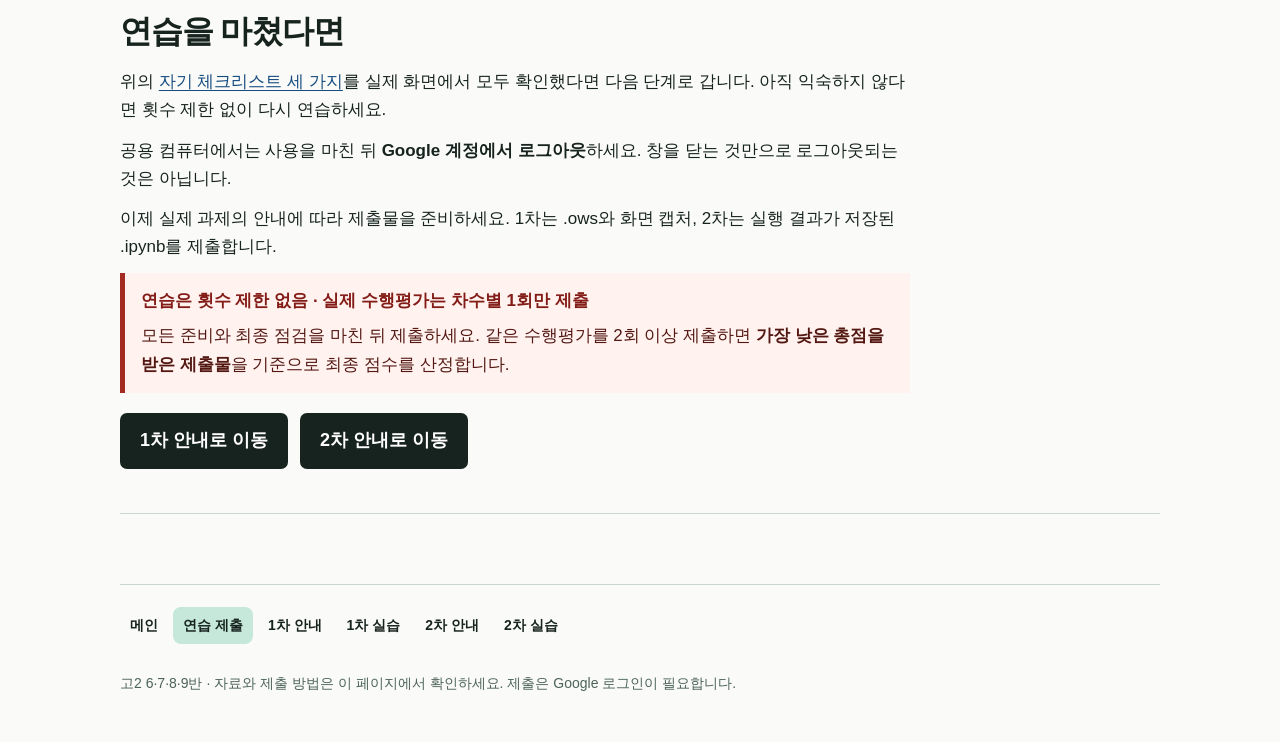
<file: docs/practice.html>
<!doctype html>
<html lang="ko"><head><meta charset="utf-8"><meta name="viewport" content="width=device-width, initial-scale=1">
<meta name="description" content="2026 데이터과학 수행평가 학생 안내와 실습 자료">
<title>Google 로그인·파일 제출 연습 · 2026 데이터과학</title><link rel="stylesheet" href="styles.css"><link rel="stylesheet" href="submission-practice.css?v=b8956b1308"></head>
<body><a class="skip" href="#content">본문으로 바로 가기</a>
<aside class="login-notice" aria-label="제출 전 필수 안내"><div class="login-notice-inner"><p class="submission-notice-title"><span class="login-required">필수</span> 설문 작성·파일 제출 전에 꼭 확인하세요</p><div class="submission-rules"><div class="submission-rule"><strong>① 개인 Google 계정 로그인 → 설문 작성</strong><p>먼저 <b>반드시 본인의 개인 Google 계정으로 로그인하세요.</b> 로그인한 뒤 설문지를 작성합니다. 설문 위쪽 이메일이 내 계정인지 확인하세요.</p></div><div class="submission-rule"><strong>② 모든 제출 파일명에 학번_이름 필수</strong><p>파일 이름 맨 앞에 <b>본인의 학번과 이름</b>을 적으세요. 여러 파일은 뒤에 내용을 덧붙이고, <b>확장자는 그대로</b> 유지합니다.</p><p class="submission-name-example">예: <code>20601_홍길동.ows</code> · <code>20601_홍길동_연결화면.png</code> · <code>20601_홍길동.ipynb</code></p></div></div><p class="submission-scope">1차·2차 수행평가와 연습 제출 모두 적용합니다. 예시의 학번·이름은 본인의 것으로 바꾸세요.</p><div class="single-submission-notice" role="note" aria-label="실제 수행평가 제출 횟수와 중복 제출 채점 규정"><strong>실제 수행평가 제출은 차수별 1회만 허용합니다.</strong><p><b>1차 1회 · 2차 1회.</b> 답변과 첨부파일을 모두 준비하고 최종 점검한 뒤 제출하세요. 아쉬운 점을 보완·수정하기 위한 재제출도 허용하지 않습니다.</p><p><b>같은 수행평가를 2회 이상 제출하면, 모든 제출 내용을 각각 채점한 뒤 가장 낮은 총점을 받은 제출물을 기준으로 최종 점수를 산정합니다.</b></p><p class="submission-practice-exception">횟수 제한 없이 반복할 수 있는 것은 <b>연습용 설문만</b>입니다. 이 채점 규정은 실제 1차·2차 수행평가에 적용합니다.</p></div><div class="login-notice-links"><a class="" href="practice.html">처음이라면 파일 제출 연습부터 →</a> · <a class="" href="https://docs.google.com/forms/d/e/1FAIpQLScZOqpPs9S-6z6NNaMuyRPG4v95KnQXw4QXtG5yP9WdSp2YLQ/viewform" target="_blank" rel="noopener noreferrer">연습용 Google 설문 열기</a></div><p class="practice-repeat-note"><b>연습 횟수 제한 없음</b> · 로그인 성공·파일명·제출 완료 세 가지를 모두 확인할 때까지 충분히 반복 연습하세요.</p></div></aside>

<header class="site-header"><div class="wrap header-inner"><a class="brand" href="index.html">2026 데이터과학 <span>수행평가 안내</span></a>
<nav class="global-nav" aria-label="전체 페이지 빠른 이동"><a href="index.html">메인</a><a href="practice.html" aria-current="page">연습 제출</a><a href="orange.html">1차 안내</a><a href="orange-guide/index.html">1차 실습</a><a href="python.html">2차 안내</a><a href="python-guide/index.html">2차 실습</a></nav></div></header>
<main class="wrap" id="content"><div class="hero"><p class="number">1차·2차 공통 준비</p><h1>파일 제출을<br>먼저 연습해요</h1><p class="lead">내 Google 계정으로 로그인하고, 작은 파일 하나를 첨부해 제출 완료 화면까지 확인합니다.</p></div>
<div class="route">연습 파일 받기 <span>→</span> 개인 계정 로그인 <span>→</span> 파일 첨부 <span>→</span> 제출 완료 확인</div>
<div class="callout practice-repeat"><strong>연습 횟수 제한 없음</strong><p><b>로그인 성공 · 학번_이름 파일명 · 제출 완료</b> 세 가지를 모두 확인할 때까지 충분히 반복 연습하세요. 여러 번 제출해도 됩니다.</p><p>이 설문은 연습용이며 성적에 반영되지 않습니다. 연습을 마쳐도 1차·2차 수행평가 제출이 완료되는 것은 아닙니다. <b>실제 수행평가는 모든 준비를 마친 뒤 1차 1회·2차 1회만 제출합니다.</b></p></div><section class="section"><h2>준비물은 두 가지예요</h2><ul><li>본인이 사용할 수 있는 <strong>개인 Google 계정</strong></li><li>아래에서 내려받는 작은 연습 파일 1개</li></ul><p>연습 파일 내용은 고칠 필요가 없습니다. <strong>파일 이름은 반드시 본인의 학번_이름_연습.txt로 바꾸세요.</strong></p><p>파일을 업로드하고 제출하면 Google 계정의 이름·이메일·프로필 사진이 자동으로 기록됩니다.</p><div class="practice-actions"><a class="button" href="files/upload-practice.txt" download>① 연습 파일 받기 (.txt)</a><a class="button" href="https://docs.google.com/forms/d/e/1FAIpQLScZOqpPs9S-6z6NNaMuyRPG4v95KnQXw4QXtG5yP9WdSp2YLQ/viewform" target="_blank" rel="noopener noreferrer">② 연습 설문 열기 ↗</a></div><p class="practice-small">설문은 새 탭에서 열립니다. 이 안내를 옆에 두고 차례대로 따라 하세요.</p></section><section class="section" id="how-to"><h2>처음부터 차례대로 따라 하세요</h2><ol class="steps practice-steps">
<li><strong>연습 파일을 내려받아요</strong><p>위의 <b>① 연습 파일 받기</b>를 누릅니다. 보통 컴퓨터의 <b>다운로드</b> 폴더에 <code>upload-practice.txt</code>가 저장됩니다. 저장 위치를 확인한 뒤 파일을 선택하고 <b>이름 바꾸기</b>로 <b>본인의 학번_이름_연습.txt</b>로 바꿉니다. 예: <code>20601_홍길동_연습.txt</code>. <b>.txt 확장자는 지우거나 바꾸지 마세요.</b></p></li>
<li><strong>내 개인 Google 계정으로 로그인해요</strong><p><b>② 연습 설문 열기</b>를 누릅니다. 로그인 화면이 나오면 내 개인 Google 계정으로 로그인합니다. 친구·교사·공용 계정을 사용하지 마세요. 비밀번호는 설문 문항에 적지 않습니다.</p></li>
<li><strong>설문에 표시된 계정을 확인해요</strong><p>설문 위쪽 이메일이 내 계정인지 확인합니다. 다른 사람의 계정이면 <b>계정 전환</b>을 눌러 내 계정으로 바꾸세요. <b>연습 별명</b>은 선택 문항이며, 쓰고 싶으면 <b>연습01</b>처럼 적으면 됩니다.</p></li>
<li><strong>파일을 선택하고 업로드해요</strong><p>파일 첨부 문항에서 <b>파일 추가</b>를 누릅니다. <b>업로드 → 찾아보기(Browse)</b> 또는 파일 선택 버튼을 눌러 다운로드 폴더에서 <b>본인의 학번과 이름으로 바꾼 연습 파일</b>을 선택하세요. 예: <code>20601_홍길동_연습.txt</code>. 파일을 고르면 업로드가 시작됩니다. 별도로 <b>업로드</b> 버튼이 보이면 누르세요. 업로드가 끝나고 설문지에 파일명이 나타날 때까지 기다립니다.</p></li>
<li><strong>설문의 제출 전 체크리스트 3개를 확인해요</strong><p>설문 문항 안의 첨부 파일 이름에 <b>본인의 학번과 이름</b>이 표시되는지 확인합니다. 예: <code>20601_홍길동_연습.txt</code>. 잘못 고른 파일이면 옆의 삭제 버튼으로 지운 뒤 다시 첨부하세요. <b>제출 전 체크리스트 (3개 모두 확인)</b>에서 실제로 확인한 세 항목에 모두 체크합니다.</p><ul><li><b>① 로그인 성공:</b> 내 개인 Google 계정으로 로그인했고, 설문 위쪽 이메일이 내 계정입니다.</li><li><b>② 파일명 확인:</b> 첨부 파일 이름이 본인의 학번_이름_연습.txt 형식입니다.</li><li><b>③ 파일 첨부 성공:</b> 업로드가 끝나고 설문 문항에 첨부 파일 이름이 표시됩니다.</li></ul><p><b>체크하거나 파일을 첨부한 것만으로 제출이 끝나지는 않습니다.</b> 다음 단계에서 반드시 제출 버튼을 누르세요.</p></li>
<li><strong>제출 버튼을 누르고 완료 화면을 확인해요</strong><p>맨 아래 <b>제출</b>을 누릅니다. <b>파일 제출 연습이 완료되었습니다.</b>라는 안내가 나타났는지 확인하세요. <b>파일 첨부만 하고 창을 닫으면 제출되지 않습니다.</b> 접수 완료 화면을 확인한 뒤 이 페이지로 돌아와 <a href="#practice-checklist">연습 결과 자기 체크리스트</a>를 확인합니다.</p></li>
</ol></section><section class="section" id="practice-checklist"><h2>연습 결과를 직접 확인하세요</h2><p>연습 설문을 제출한 뒤 이 페이지로 돌아와 확인한 항목에 체크하세요. <strong>세 가지를 모두 확인할 때까지 충분히 반복 연습하세요.</strong></p>
<fieldset class="practice-checklist" aria-describedby="practice-checklist-help"><legend>연습 결과 자기 체크리스트</legend>
<label><input type="checkbox" name="practice-login"><span><strong>① 개인 Google 계정 로그인 성공</strong>내 개인 Google 계정으로 로그인했고, 설문 위쪽에 내 이메일이 표시되는 것을 확인했습니다.</span></label>
<label><input type="checkbox" name="practice-filename"><span><strong>② 학번_이름 파일명 확인</strong>컴퓨터의 파일과 설문에 첨부한 파일 모두 본인의 <code>학번_이름_연습.txt</code> 형식인지 확인했습니다. 예: <code>20601_홍길동_연습.txt</code>.</span></label>
<label><input type="checkbox" name="practice-submitted"><span><strong>③ 파일 제출 성공</strong>파일 첨부 후 <b>제출</b> 버튼을 눌렀고, <b>파일 제출 연습이 완료되었습니다.</b>라는 접수 완료 화면을 직접 확인했습니다.</span></label>
</fieldset><p id="practice-checklist-help" class="practice-small">이 체크리스트는 자기 확인용입니다. Google 설문의 로그인·첨부·접수 상태를 자동으로 검사하거나 제출하지 않습니다. 체크 표시만으로 제출 성공을 확인할 수 없으므로 설문의 실제 화면을 보고 체크하세요.</p>
<div class="callout practice-repeat"><strong>아직 확인하지 못한 항목이 있나요?</strong><p><b>연습 횟수 제한 없음</b> · 아래 버튼으로 설문을 다시 열어 부족한 단계를 연습하세요. 완료 화면의 <b>다른 응답 제출</b>을 눌러도 다시 연습할 수 있습니다. 첨부 파일 이름과 마지막 접수 완료 화면까지 확인합니다.</p></div>
<div class="practice-actions"><a class="button" href="https://docs.google.com/forms/d/e/1FAIpQLScZOqpPs9S-6z6NNaMuyRPG4v95KnQXw4QXtG5yP9WdSp2YLQ/viewform" target="_blank" rel="noopener noreferrer">다시 연습 제출하기 · 횟수 제한 없음 ↗</a></div></section><section class="section"><h2>막히면 여기부터 확인하세요</h2><dl class="practice-help">
<dt>다른 사람의 이메일이 표시돼요.</dt><dd>설문 위쪽의 <b>계정 전환</b>을 누르세요. 여러 계정이 있으면 본인의 개인 계정을 선택한 뒤 표시된 이메일을 다시 확인합니다.</dd>
<dt>계정이 없거나 로그인할 수 없어요.</dt><dd>제출 마감 전에 교사에게 알려 도움을 받으세요. 다른 사람의 계정을 빌려서 제출하지 않습니다.</dd>
<dt>파일이 어디 있는지 모르겠어요.</dt><dd>다운로드 폴더에서 본인의 <code>학번_이름_연습.txt</code>를 찾으세요. 아직 이름을 바꾸지 않았다면 <code>upload-practice.txt</code>를 찾아 이름을 바꿉니다. 파일이 없으면 이 페이지에서 다시 받습니다.</dd>
<dt>업로드가 안 되거나 파일이 너무 크다고 해요.</dt><dd>연습 설문에는 <b>파일 1개, 10MB 이하</b>를 첨부합니다. 여기서 제공한 작은 .txt 파일을 고르고 업로드가 끝날 때까지 기다리세요. 인터넷 연결과 내 계정 로그인 상태도 확인합니다.</dd>
<dt>권한이 없다는 화면이 나와요.</dt><dd>개인 Google 계정으로 로그인했는지 확인합니다. 계속 막히면 오류 문구를 교사에게 보여 주세요.</dd>
<dt>제출 버튼을 눌러도 다음 화면으로 넘어가지 않아요.</dt><dd>빨간색으로 표시된 필수 문항을 확인하세요. 파일 첨부와 <b>제출 전 체크리스트 3개</b>를 모두 확인한 뒤 다시 제출합니다. <b>파일 제출 연습이 완료되었습니다.</b> 화면이 나올 때까지 확인하세요.</dd>
</dl></section><section class="section"><h2>연습을 마쳤다면</h2><p>위의 <a href="#practice-checklist">자기 체크리스트 세 가지</a>를 실제 화면에서 모두 확인했다면 다음 단계로 갑니다. 아직 익숙하지 않다면 횟수 제한 없이 다시 연습하세요.</p><p>공용 컴퓨터에서는 사용을 마친 뒤 <strong>Google 계정에서 로그아웃</strong>하세요. 창을 닫는 것만으로 로그아웃되는 것은 아닙니다.</p><p>이제 실제 과제의 안내에 따라 제출물을 준비하세요. 1차는 .ows와 화면 캡처, 2차는 실행 결과가 저장된 .ipynb를 제출합니다.</p><p class="single-submission-inline"><strong>연습은 횟수 제한 없음 · 실제 수행평가는 차수별 1회만 제출</strong> 모든 준비와 최종 점검을 마친 뒤 제출하세요. 같은 수행평가를 2회 이상 제출하면 <b>가장 낮은 총점을 받은 제출물</b>을 기준으로 최종 점수를 산정합니다.</p><div class="practice-actions"><a class="button" href="orange.html">1차 안내로 이동</a><a class="button" href="python.html">2차 안내로 이동</a></div></section></main><footer class="wrap footer"><nav class="global-nav" aria-label="전체 페이지 빠른 이동"><a href="index.html">메인</a><a href="practice.html" aria-current="page">연습 제출</a><a href="orange.html">1차 안내</a><a href="orange-guide/index.html">1차 실습</a><a href="python.html">2차 안내</a><a href="python-guide/index.html">2차 실습</a></nav><p>고2 6·7·8·9반 · 자료와 제출 방법은 이 페이지에서 확인하세요. 제출은 Google 로그인이 필요합니다.</p></footer>
</body></html>
</file>
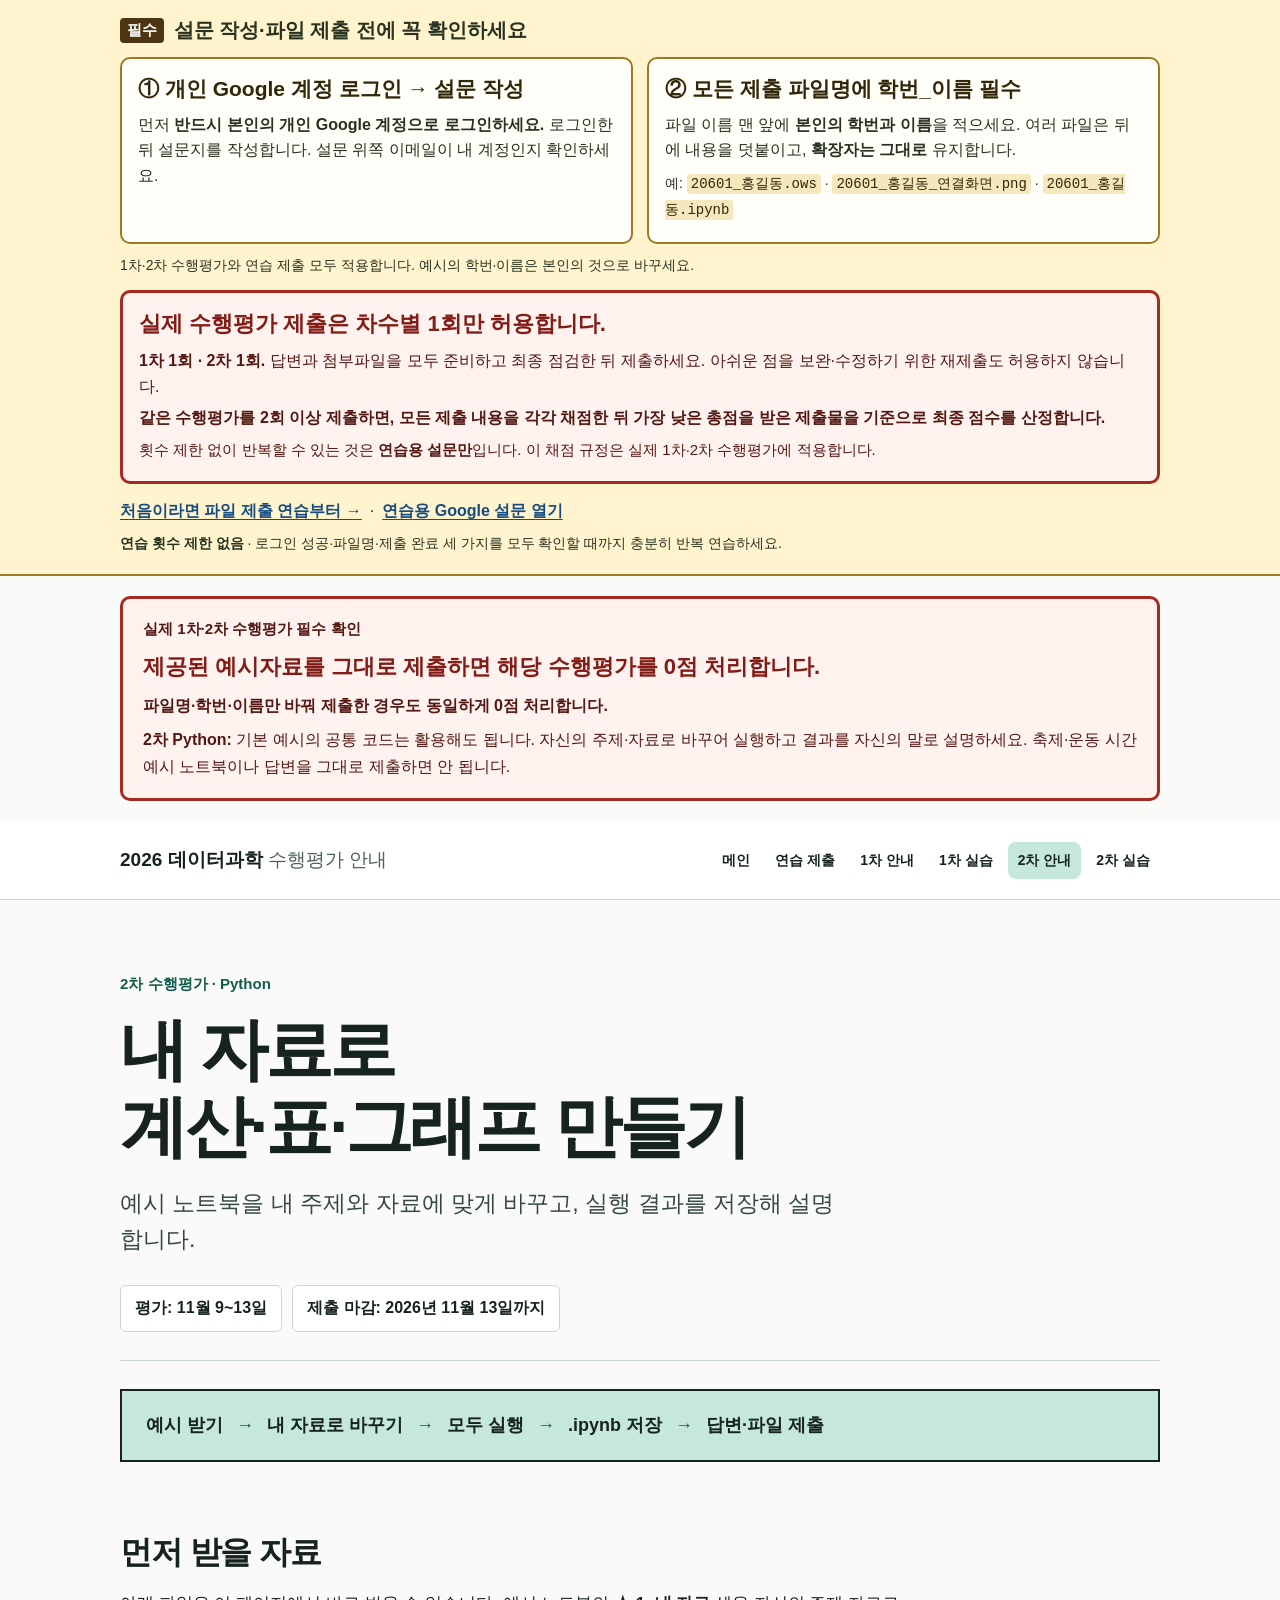
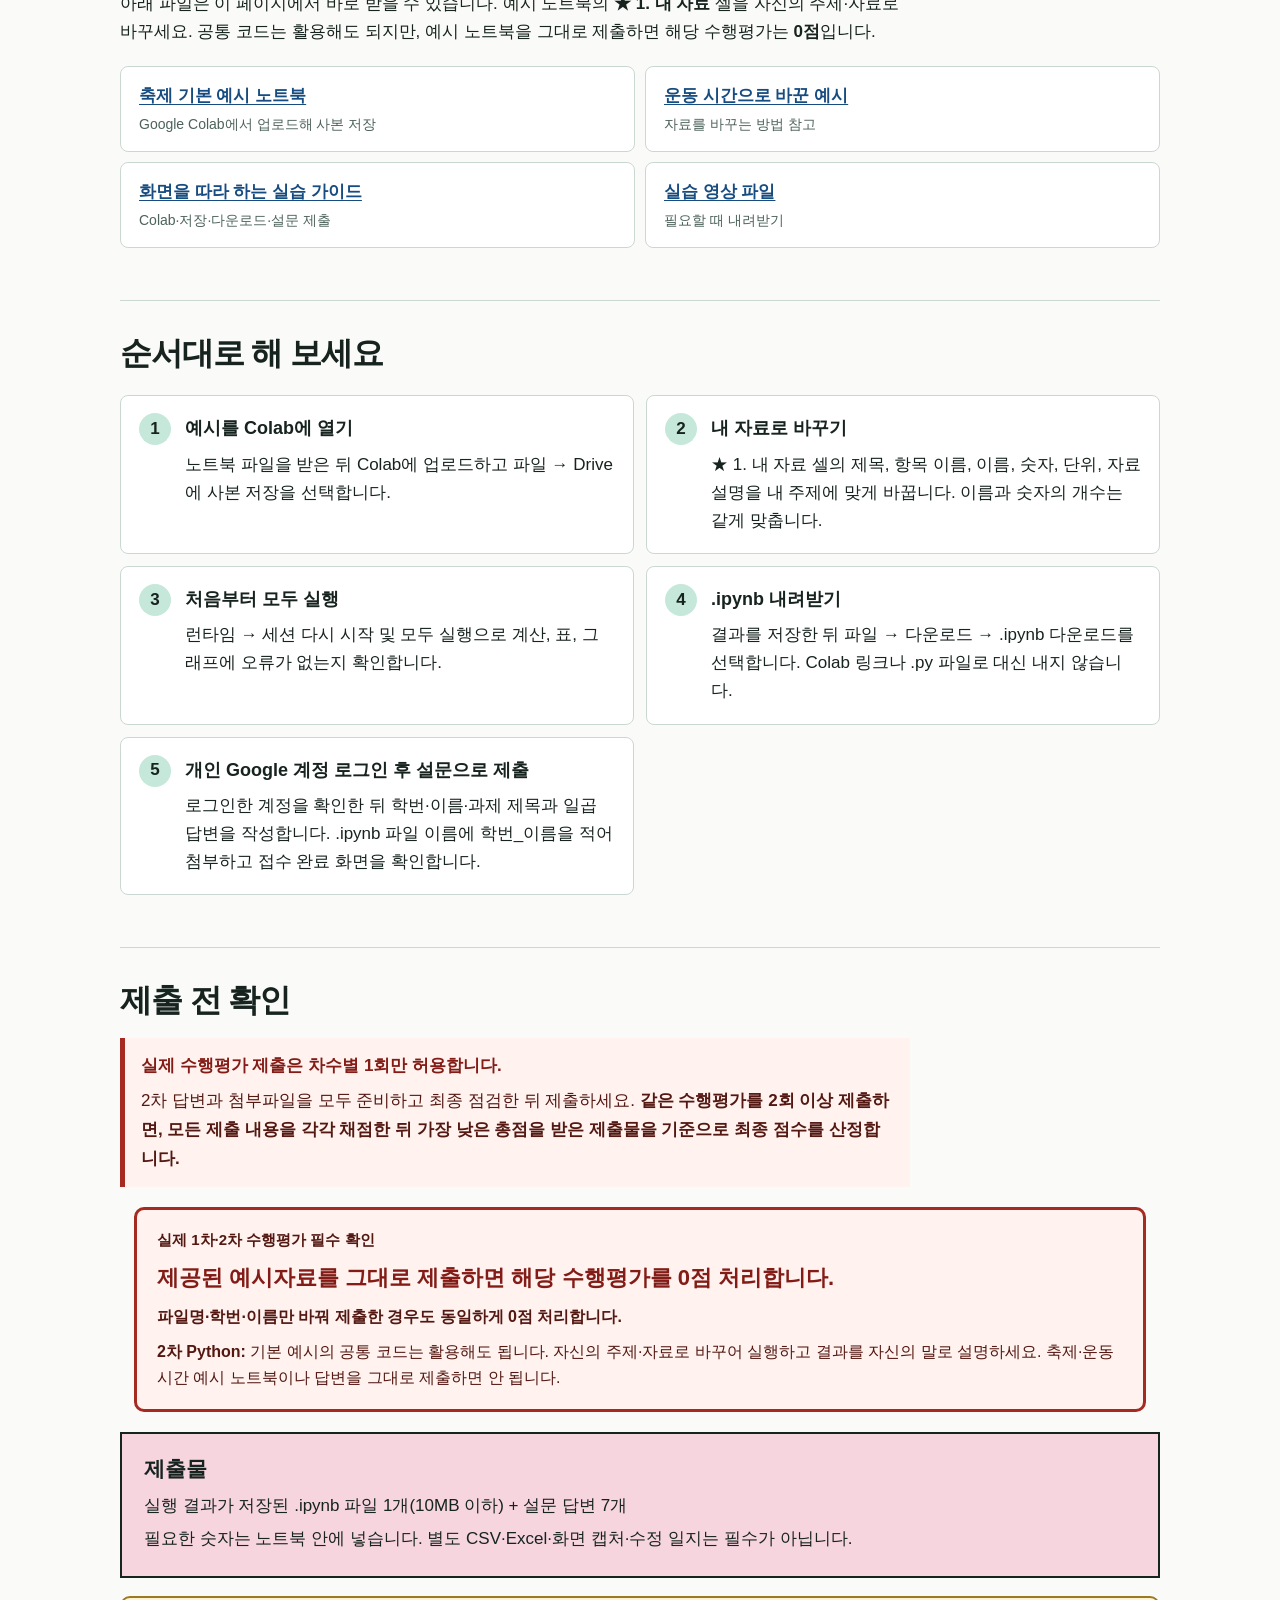
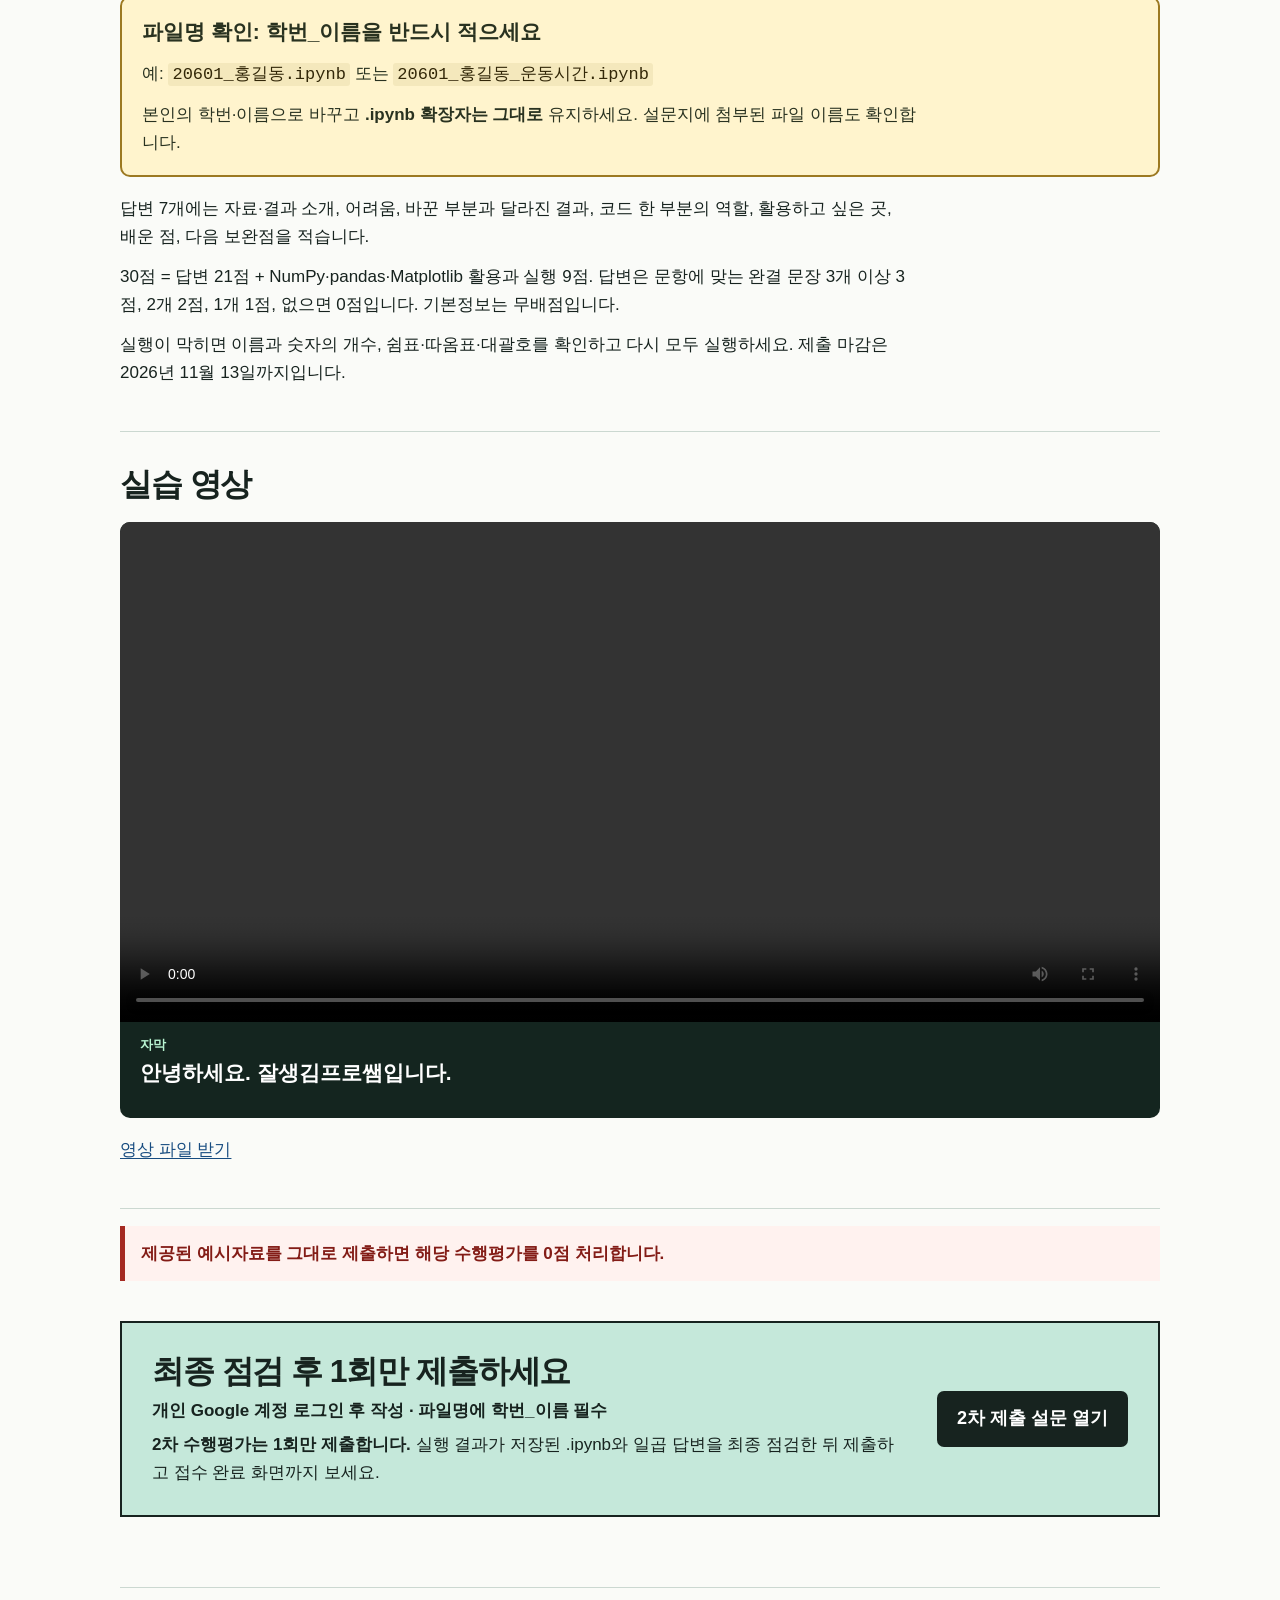
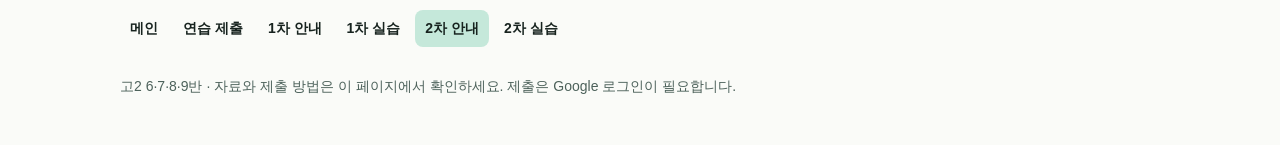
<file: docs/python.html>
<!doctype html>
<html lang="ko"><head><meta charset="utf-8"><meta name="viewport" content="width=device-width, initial-scale=1">
<meta name="description" content="2026 데이터과학 수행평가 학생 안내와 실습 자료">
<title>2차 Python 수행평가 · 2026 데이터과학</title><link rel="stylesheet" href="styles.css"><link rel="stylesheet" href="submission-practice.css?v=b8956b1308"><link rel="stylesheet" href="caption-panel.css"><script src="caption-panel.js?v=2bfcfc50e2" defer></script></head>
<body><a class="skip" href="#content">본문으로 바로 가기</a>
<aside class="login-notice" aria-label="제출 전 필수 안내"><div class="login-notice-inner"><p class="submission-notice-title"><span class="login-required">필수</span> 설문 작성·파일 제출 전에 꼭 확인하세요</p><div class="submission-rules"><div class="submission-rule"><strong>① 개인 Google 계정 로그인 → 설문 작성</strong><p>먼저 <b>반드시 본인의 개인 Google 계정으로 로그인하세요.</b> 로그인한 뒤 설문지를 작성합니다. 설문 위쪽 이메일이 내 계정인지 확인하세요.</p></div><div class="submission-rule"><strong>② 모든 제출 파일명에 학번_이름 필수</strong><p>파일 이름 맨 앞에 <b>본인의 학번과 이름</b>을 적으세요. 여러 파일은 뒤에 내용을 덧붙이고, <b>확장자는 그대로</b> 유지합니다.</p><p class="submission-name-example">예: <code>20601_홍길동.ows</code> · <code>20601_홍길동_연결화면.png</code> · <code>20601_홍길동.ipynb</code></p></div></div><p class="submission-scope">1차·2차 수행평가와 연습 제출 모두 적용합니다. 예시의 학번·이름은 본인의 것으로 바꾸세요.</p><div class="single-submission-notice" role="note" aria-label="실제 수행평가 제출 횟수와 중복 제출 채점 규정"><strong>실제 수행평가 제출은 차수별 1회만 허용합니다.</strong><p><b>1차 1회 · 2차 1회.</b> 답변과 첨부파일을 모두 준비하고 최종 점검한 뒤 제출하세요. 아쉬운 점을 보완·수정하기 위한 재제출도 허용하지 않습니다.</p><p><b>같은 수행평가를 2회 이상 제출하면, 모든 제출 내용을 각각 채점한 뒤 가장 낮은 총점을 받은 제출물을 기준으로 최종 점수를 산정합니다.</b></p><p class="submission-practice-exception">횟수 제한 없이 반복할 수 있는 것은 <b>연습용 설문만</b>입니다. 이 채점 규정은 실제 1차·2차 수행평가에 적용합니다.</p></div><div class="login-notice-links"><a class="" href="practice.html">처음이라면 파일 제출 연습부터 →</a> · <a class="" href="https://docs.google.com/forms/d/e/1FAIpQLScZOqpPs9S-6z6NNaMuyRPG4v95KnQXw4QXtG5yP9WdSp2YLQ/viewform" target="_blank" rel="noopener noreferrer">연습용 Google 설문 열기</a></div><p class="practice-repeat-note"><b>연습 횟수 제한 없음</b> · 로그인 성공·파일명·제출 완료 세 가지를 모두 확인할 때까지 충분히 반복 연습하세요.</p></div></aside>
<aside class="example-policy" aria-label="예시자료 그대로 제출 시 0점 안내"><p class="example-policy-scope">실제 1차·2차 수행평가 필수 확인</p><strong class="example-policy-title">제공된 예시자료를 그대로 제출하면 해당 수행평가를 0점 처리합니다.</strong><p><b>파일명·학번·이름만 바꿔 제출한 경우도 동일하게 0점 처리합니다.</b></p><p><b>2차 Python:</b> 기본 예시의 공통 코드는 활용해도 됩니다. 자신의 주제·자료로 바꾸어 실행하고 결과를 자신의 말로 설명하세요. 축제·운동 시간 예시 노트북이나 답변을 그대로 제출하면 안 됩니다.</p></aside>
<header class="site-header"><div class="wrap header-inner"><a class="brand" href="index.html">2026 데이터과학 <span>수행평가 안내</span></a>
<nav class="global-nav" aria-label="전체 페이지 빠른 이동"><a href="index.html">메인</a><a href="practice.html">연습 제출</a><a href="orange.html">1차 안내</a><a href="orange-guide/index.html">1차 실습</a><a href="python.html" aria-current="page">2차 안내</a><a href="python-guide/index.html">2차 실습</a></nav></div></header>
<main class="wrap" id="content"><div class="hero"><p class="number">2차 수행평가 · Python</p><h1>내 자료로<br>계산·표·그래프 만들기</h1>
<p class="lead">예시 노트북을 내 주제와 자료에 맞게 바꾸고, 실행 결과를 저장해 설명합니다.</p>
<div class="date"><strong>평가: 11월 9~13일</strong><strong>제출 마감: 2026년 11월 13일까지</strong></div></div>
<div class="route">예시 받기 <span>→</span> 내 자료로 바꾸기 <span>→</span> 모두 실행 <span>→</span> .ipynb 저장 <span>→</span> 답변·파일 제출</div><section class="section"><h2>먼저 받을 자료</h2><p>아래 파일은 이 페이지에서 바로 받을 수 있습니다. 예시 노트북의 <strong>★ 1. 내 자료</strong> 셀을 자신의 주제·자료로 바꾸세요. 공통 코드는 활용해도 되지만, 예시 노트북을 그대로 제출하면 해당 수행평가는 <strong>0점</strong>입니다.</p><ul class="resource-list"><li><a class="" href="python-guide/기본예시_축제.ipynb" download>축제 기본 예시 노트북</a><span>Google Colab에서 업로드해 사본 저장</span></li><li><a class="" href="python-guide/제출예시_운동시간.ipynb" download>운동 시간으로 바꾼 예시</a><span>자료를 바꾸는 방법 참고</span></li><li><a class="" href="python-guide/index.html">화면을 따라 하는 실습 가이드</a><span>Colab·저장·다운로드·설문 제출</span></li><li><a class="" href="python-guide/쉬운_동영상_매뉴얼.mp4" download>실습 영상 파일</a><span>필요할 때 내려받기</span></li></ul></section><section class="section" id="steps"><h2>순서대로 해 보세요</h2><ol class="steps"><li><strong>예시를 Colab에 열기</strong><p>노트북 파일을 받은 뒤 Colab에 업로드하고 파일 → Drive에 사본 저장을 선택합니다.</p></li>
<li><strong>내 자료로 바꾸기</strong><p>★ 1. 내 자료 셀의 제목, 항목 이름, 이름, 숫자, 단위, 자료 설명을 내 주제에 맞게 바꿉니다. 이름과 숫자의 개수는 같게 맞춥니다.</p></li>
<li><strong>처음부터 모두 실행</strong><p>런타임 → 세션 다시 시작 및 모두 실행으로 계산, 표, 그래프에 오류가 없는지 확인합니다.</p></li>
<li><strong>.ipynb 내려받기</strong><p>결과를 저장한 뒤 파일 → 다운로드 → .ipynb 다운로드를 선택합니다. Colab 링크나 .py 파일로 대신 내지 않습니다.</p></li>
<li><strong>개인 Google 계정 로그인 후 설문으로 제출</strong><p>로그인한 계정을 확인한 뒤 학번·이름·과제 제목과 일곱 답변을 작성합니다. .ipynb 파일 이름에 학번_이름을 적어 첨부하고 접수 완료 화면을 확인합니다.</p></li></ol></section><section class="section"><h2>제출 전 확인</h2><p class="single-submission-inline"><strong>실제 수행평가 제출은 차수별 1회만 허용합니다.</strong> 2차 답변과 첨부파일을 모두 준비하고 최종 점검한 뒤 제출하세요. <b>같은 수행평가를 2회 이상 제출하면, 모든 제출 내용을 각각 채점한 뒤 가장 낮은 총점을 받은 제출물을 기준으로 최종 점수를 산정합니다.</b></p><aside class="example-policy" aria-label="예시자료 그대로 제출 시 0점 안내"><p class="example-policy-scope">실제 1차·2차 수행평가 필수 확인</p><strong class="example-policy-title">제공된 예시자료를 그대로 제출하면 해당 수행평가를 0점 처리합니다.</strong><p><b>파일명·학번·이름만 바꿔 제출한 경우도 동일하게 0점 처리합니다.</b></p><p><b>2차 Python:</b> 기본 예시의 공통 코드는 활용해도 됩니다. 자신의 주제·자료로 바꾸어 실행하고 결과를 자신의 말로 설명하세요. 축제·운동 시간 예시 노트북이나 답변을 그대로 제출하면 안 됩니다.</p></aside><div class="callout"><strong>제출물</strong><p>실행 결과가 저장된 .ipynb 파일 1개(10MB 이하) + 설문 답변 7개</p><p>필요한 숫자는 노트북 안에 넣습니다. 별도 CSV·Excel·화면 캡처·수정 일지는 필수가 아닙니다.</p></div>
<div class="filename-check"><strong>파일명 확인: 학번_이름을 반드시 적으세요</strong><p>예: <code>20601_홍길동.ipynb</code> 또는 <code>20601_홍길동_운동시간.ipynb</code></p><p>본인의 학번·이름으로 바꾸고 <b>.ipynb 확장자는 그대로</b> 유지하세요. 설문지에 첨부된 파일 이름도 확인합니다.</p></div>
<p>답변 7개에는 자료·결과 소개, 어려움, 바꾼 부분과 달라진 결과, 코드 한 부분의 역할, 활용하고 싶은 곳, 배운 점, 다음 보완점을 적습니다.</p>
<p>30점 = 답변 21점 + NumPy·pandas·Matplotlib 활용과 실행 9점. 답변은 문항에 맞는 완결 문장 3개 이상 3점, 2개 2점, 1개 1점, 없으면 0점입니다. 기본정보는 무배점입니다.</p>
<p>실행이 막히면 이름과 숫자의 개수, 쉼표·따옴표·대괄호를 확인하고 다시 모두 실행하세요. 제출 마감은 2026년 11월 13일까지입니다.</p></section><section class="section"><h2>실습 영상</h2><video controls preload="metadata" width="100%"><source src="python-guide/쉬운_동영상_매뉴얼.mp4" type="video/mp4"><track kind="captions" src="python-guide/자막.vtt?v=fadb57701f" srclang="ko" label="한국어" default></video><p><a class="" href="python-guide/쉬운_동영상_매뉴얼.mp4" download>영상 파일 받기</a></p></section><p class="example-policy-inline"><strong>제공된 예시자료를 그대로 제출하면 해당 수행평가를 0점 처리합니다.</strong></p><div class="submit"><div><h2>최종 점검 후 1회만 제출하세요</h2><p><strong>개인 Google 계정 로그인 후 작성 · 파일명에 학번_이름 필수</strong></p><p><b>2차 수행평가는 1회만 제출합니다.</b> 실행 결과가 저장된 .ipynb와 일곱 답변을 최종 점검한 뒤 제출하고 접수 완료 화면까지 보세요.</p></div><a class="button" href="https://docs.google.com/forms/d/e/1FAIpQLSdb_FYb6h-rQgikGn8_F4y0rpf1DCMkWUvg1huvRV6fmeYClA/viewform" target="_blank" rel="noopener noreferrer">2차 제출 설문 열기</a></div></main><footer class="wrap footer"><nav class="global-nav" aria-label="전체 페이지 빠른 이동"><a href="index.html">메인</a><a href="practice.html">연습 제출</a><a href="orange.html">1차 안내</a><a href="orange-guide/index.html">1차 실습</a><a href="python.html" aria-current="page">2차 안내</a><a href="python-guide/index.html">2차 실습</a></nav><p>고2 6·7·8·9반 · 자료와 제출 방법은 이 페이지에서 확인하세요. 제출은 Google 로그인이 필요합니다.</p></footer>
</body></html>
</file>
<file: docs/styles.css>
:root{--ink:#17231f;--muted:#4d625b;--paper:#fafbf8;--white:#fff;--line:#cbd8d1;--mint:#c5e8da;--pink:#f6d5df;--accent:#145c4c;--blue:#174c80}
*{box-sizing:border-box}html{scroll-behavior:smooth}body{margin:0;background:var(--paper);color:var(--ink);font:17px/1.65 -apple-system,BlinkMacSystemFont,"Apple SD Gothic Neo","Malgun Gothic",sans-serif}a{color:var(--blue);text-underline-offset:3px}a:hover{color:var(--accent)}a:focus-visible,button:focus-visible{outline:3px solid var(--accent);outline-offset:3px}.skip{position:absolute;left:-9999px;top:8px;background:#fff;padding:8px}.skip:focus{left:12px;z-index:10}.wrap{width:min(100% - 40px,1040px);margin:auto}.site-header{background:#fff;border-bottom:1px solid var(--line)}.header-inner{display:flex;align-items:center;justify-content:space-between;gap:24px;min-height:78px}.brand{text-decoration:none;color:var(--ink);font-size:19px;font-weight:800}.brand span{font-weight:500;color:var(--muted)}nav{display:flex;gap:8px}nav a{display:inline-block;padding:8px 14px;border-radius:8px;text-decoration:none;color:var(--ink);font-weight:700}nav a[aria-current=page],nav a:hover{background:var(--mint);color:var(--ink)}main{padding-top:48px;padding-bottom:70px}.hero{padding:24px 0 28px;border-bottom:1px solid var(--line)}.number{margin:0 0 14px;color:var(--accent);font-weight:800;font-size:15px}.hero h1{font-size:clamp(39px,6vw,68px);letter-spacing:-.05em;line-height:1.14;margin:0 0 20px;font-weight:850}.lead{font-size:clamp(18px,2.5vw,23px);line-height:1.55;max-width:730px;margin:0;color:#354940}.date{display:flex;flex-wrap:wrap;gap:10px;margin-top:28px}.date strong{display:inline-block;padding:9px 14px;background:#fff;border:1px solid var(--line);border-radius:6px;font-size:16px}.route{display:flex;flex-wrap:wrap;gap:8px 13px;padding:20px 24px;margin:28px 0 38px;background:var(--mint);border:2px solid var(--ink);font-weight:750;font-size:18px}.route span{color:var(--accent)}.section{padding:32px 0;border-bottom:1px solid var(--line)}.section h2,.submit h2{font-size:clamp(25px,3.5vw,32px);letter-spacing:-.035em;line-height:1.3;margin:0 0 16px}.section p{margin:12px 0;max-width:790px}.resource-list,.topic-list{list-style:none;padding:0;margin:20px 0;display:grid;gap:10px}.resource-list{grid-template-columns:repeat(2,minmax(0,1fr))}.resource-list li,.topic-list li{background:#fff;border:1px solid var(--line);border-radius:8px;padding:15px 18px}.resource-list a,.topic-list a{display:block;font-weight:750}.resource-list span,.topic-list span{display:block;color:var(--muted);font-size:14px;margin-top:3px}.topic-list{grid-template-columns:repeat(2,minmax(0,1fr))}.steps{list-style:none;counter-reset:step;padding:0;margin:20px 0;display:grid;grid-template-columns:repeat(2,minmax(0,1fr));gap:12px}.steps li{counter-increment:step;background:#fff;border:1px solid var(--line);border-radius:8px;padding:18px 18px 18px 64px;position:relative}.steps li:before{content:counter(step);position:absolute;left:18px;top:17px;width:32px;height:32px;border-radius:50%;display:grid;place-items:center;background:var(--mint);font-weight:800}.steps strong{font-size:18px}.steps p{margin:7px 0 0}.callout{padding:18px 22px;background:var(--pink);border:2px solid var(--ink)}.callout strong{font-size:21px}.callout p{margin:5px 0}.section video{display:block;max-width:800px;max-height:500px;background:#17231f;border-radius:8px}.submit{display:flex;justify-content:space-between;align-items:center;gap:30px;margin-top:40px;padding:28px 30px;background:var(--mint);border:2px solid var(--ink)}.submit h2{margin:0}.submit p{margin:5px 0 0}.button{display:inline-block;white-space:nowrap;background:var(--ink);color:#fff;border-radius:7px;padding:13px 20px;font-size:18px;font-weight:800;text-decoration:none}.button:hover{background:var(--accent);color:#fff}.choice-grid{display:grid;grid-template-columns:repeat(2,minmax(0,1fr));gap:18px;margin:30px 0}.choice{display:block;padding:30px;border:2px solid var(--ink);background:#fff;color:var(--ink);text-decoration:none;border-radius:10px}.choice:first-child{background:#e1f3ec}.choice:last-child{background:#f8e6ed}.choice:hover{transform:translateY(-3px);color:var(--ink);box-shadow:0 8px 0 #d6e4dc}.choice span{font-weight:800;color:var(--accent)}.choice h2{font-size:30px;line-height:1.3;letter-spacing:-.035em;margin:14px 0}.choice p{color:var(--muted)}.choice strong{color:var(--blue)}.footer{padding:22px 0 35px;border-top:1px solid var(--line);color:var(--muted);font-size:14px}
@media(max-width:700px){body{font-size:16px}.wrap{width:min(100% - 28px,1040px)}.header-inner{display:block;padding:14px 0 10px}.brand{display:block;font-size:17px}.brand span{display:block;font-size:14px}nav{margin-top:8px}nav a{padding:7px 10px;font-size:14px}main{padding-top:24px}.hero h1{font-size:40px}.route{padding:16px;font-size:16px}.resource-list,.topic-list,.steps,.choice-grid{grid-template-columns:1fr}.submit{display:block;padding:22px}.submit .button{margin-top:20px;white-space:normal;text-align:center}.section{padding:25px 0}}
.global-nav{display:flex;flex-wrap:wrap;gap:5px}.global-nav a{font-size:14px;padding:7px 10px}.footer .global-nav{padding:0 0 14px}.question-choices{margin:22px 0;padding:20px;background:#eaf3ef;border:1px solid var(--line);border-radius:10px}.question-choices h2{margin:0 0 8px}.question-choices ol{list-style:none;counter-reset:question;display:grid;grid-template-columns:repeat(2,minmax(0,1fr));gap:9px;padding:0;margin:16px 0}.question-choices li{background:#fff;border:1px solid var(--line);border-radius:8px;padding:12px 14px}.question-choices strong,.question-choices span{display:block}.question-choices strong{font-size:16px;line-height:1.45}.question-choices span{font-size:13px;color:var(--muted);margin-top:6px}.question-choices code{white-space:nowrap}.section .question-choices{margin:0;padding:0;border:0;background:transparent}.section .question-choices h2{display:none}.section video+ p{margin-bottom:30px}@media(max-width:700px){.global-nav{margin-top:8px}.global-nav a{font-size:13px;padding:7px 8px}.question-choices ol{grid-template-columns:1fr}.question-choices{padding:14px}}@media(prefers-reduced-motion:reduce){html{scroll-behavior:auto}}
</file>
<file: docs/submission-practice.css>
.login-notice{box-sizing:border-box;margin:0;background:#fff4cd;color:#293220;border-bottom:2px solid #9c7922;font-family:-apple-system,BlinkMacSystemFont,"Apple SD Gothic Neo","Malgun Gothic",sans-serif;font-size:16px;line-height:1.6}
.login-notice-inner{width:min(100% - 40px,1040px);margin:auto;padding:15px 0}
.login-notice p{margin:0 0 5px;max-width:none}
.login-notice .submission-notice-title{font-size:20px;font-weight:800;line-height:1.5;margin-bottom:12px}
.submission-rules{display:grid;grid-template-columns:1fr 1fr;gap:14px;margin-bottom:10px}
.submission-rule{min-width:0;border:2px solid #9c7922;border-radius:10px;background:#fffef8;padding:14px 16px}
.submission-rule>strong{display:block;color:#322708;font-size:21px;line-height:1.5;margin-bottom:7px}
.submission-rule p{font-size:16px}
.submission-rule code,.filename-check code{white-space:normal;overflow-wrap:anywhere;background:#f4e8bc;color:#322708;padding:2px 4px;border-radius:3px}
.login-notice .submission-name-example{font-size:14px;line-height:1.8;margin-top:8px}
.login-notice .submission-scope{font-size:14px}
.filename-check{margin:18px 0;padding:18px 20px;border:2px solid #9c7922;border-radius:10px;background:#fff4cd;color:#293220}
.filename-check>strong{display:block;font-size:21px;line-height:1.5;margin-bottom:8px}
.filename-check p:last-child{margin-bottom:0}
.login-required{display:inline-block;margin-right:4px;padding:1px 7px;border-radius:4px;background:#4c3510;color:#fff;font-weight:800;font-size:15px;vertical-align:2px}
.login-notice a{color:#174c80;text-decoration:underline;text-underline-offset:3px;font-weight:750}
.login-notice a:hover{color:#145c4c}
.login-notice a:focus-visible{outline:3px solid #145c4c;outline-offset:3px}
.login-notice-links{display:flex;flex-wrap:wrap;gap:5px 8px}
.login-notice .practice-repeat-note{margin-top:8px;font-size:14px}
.single-submission-notice{margin:14px 0;padding:14px 16px;border:3px solid #a52a22;border-radius:10px;background:#fff2ef;color:#531812}
.single-submission-notice>strong{display:block;margin-bottom:8px;font-size:22px;line-height:1.5;color:#831c16}
.login-notice .submission-practice-exception{margin-top:8px;font-size:15px}
.single-submission-inline{padding:14px 16px;border-left:5px solid #a52a22;background:#fff2ef;color:#531812;line-height:1.7}
.single-submission-inline>strong{display:block;margin-bottom:6px;color:#831c16}
.example-policy{box-sizing:border-box;width:min(100% - 28px,1040px);margin:20px auto;padding:18px 20px;border:3px solid #a52a22;border-radius:10px;background:#fff2ef;color:#531812;font-family:-apple-system,BlinkMacSystemFont,"Apple SD Gothic Neo","Malgun Gothic",sans-serif;line-height:1.65}
.example-policy .example-policy-scope{margin:0 0 8px;font-size:15px;font-weight:800}
.example-policy .example-policy-title{display:block;margin-bottom:10px;font-size:22px;line-height:1.5;color:#831c16}
.example-policy p{max-width:none;margin:8px 0 0;font-size:16px}
.example-policy-inline{padding:14px 16px;border-left:5px solid #a52a22;background:#fff2ef;color:#531812;line-height:1.6}
.example-policy-inline strong{color:#831c16}
.practice-actions{display:flex;flex-wrap:wrap;gap:12px;margin:20px 0 12px}
.practice-actions .button{white-space:normal}
.practice-small{font-size:15px;color:#4d625b}
.practice-repeat{border:2px solid #145c4c;background:#e7f4ed;color:#173d33}
.practice-repeat>strong{font-size:22px}
.practice-checklist{min-width:0;margin:20px 0;padding:16px;border:2px solid #145c4c;border-radius:10px;background:#f1f8f4}
.practice-checklist legend{padding:0 8px;font-size:22px;font-weight:800;color:#173d33}
.practice-checklist label{display:flex;align-items:flex-start;gap:12px;margin:10px 0;padding:16px;border:1px solid #a5beb3;border-radius:8px;background:#fff;cursor:pointer}
.practice-checklist input{flex:0 0 auto;width:24px;height:24px;margin:3px 0 0;accent-color:#145c4c}
.practice-checklist input:focus-visible{outline:3px solid #174c80;outline-offset:3px}
.practice-checklist span{min-width:0;line-height:1.7}
.practice-checklist strong{display:block;font-size:20px;color:#173d33}
.practice-checklist code{white-space:normal;overflow-wrap:anywhere}
.practice-steps{grid-template-columns:1fr}
.practice-steps li{padding-bottom:22px}
.practice-steps ul{margin:12px 0;padding-left:22px}
.practice-steps ul li{counter-increment:none;border:0;border-radius:0;padding:4px 0;background:transparent}
.practice-steps ul li::before{content:none}
.practice-help dt{font-weight:800;margin-top:22px}
.practice-help dd{margin:6px 0 0;max-width:790px}
@media(max-width:700px){.login-notice-inner{width:calc(100% - 28px);padding:12px 0}.login-notice{font-size:15px}.login-notice .submission-notice-title{font-size:18px}.submission-rules{grid-template-columns:1fr;gap:10px}.submission-rule{padding:12px}.submission-rule>strong{font-size:19px}.practice-actions .button{width:100%;text-align:center}}
</file>
<file: docs/caption-panel.css>
video.caption-panel-video {
  display: block;
  width: 100%;
  max-width: 100%;
  height: auto;
  border-radius: 10px 10px 0 0;
}

.caption-panel {
  margin: 0 0 18px;
  padding: 14px 20px 17px;
  min-height: 96px;
  background: #14251f;
  color: #fff;
  border-radius: 0 0 10px 10px;
  font: 700 clamp(16px, 2.2vw, 21px)/1.55 -apple-system, BlinkMacSystemFont,
    "Apple SD Gothic Neo", "Malgun Gothic", sans-serif;
  letter-spacing: 0;
  white-space: pre-line;
  overflow-wrap: anywhere;
}

.caption-panel-label {
  display: block;
  margin-bottom: 4px;
  color: #b9f4d2;
  font-size: 13px;
  font-weight: 800;
  line-height: 1.35;
}

video::cue {
  color: #fff;
  background: rgba(10, 26, 21, .96);
  text-shadow: 0 1px 2px #000;
}
</file>
